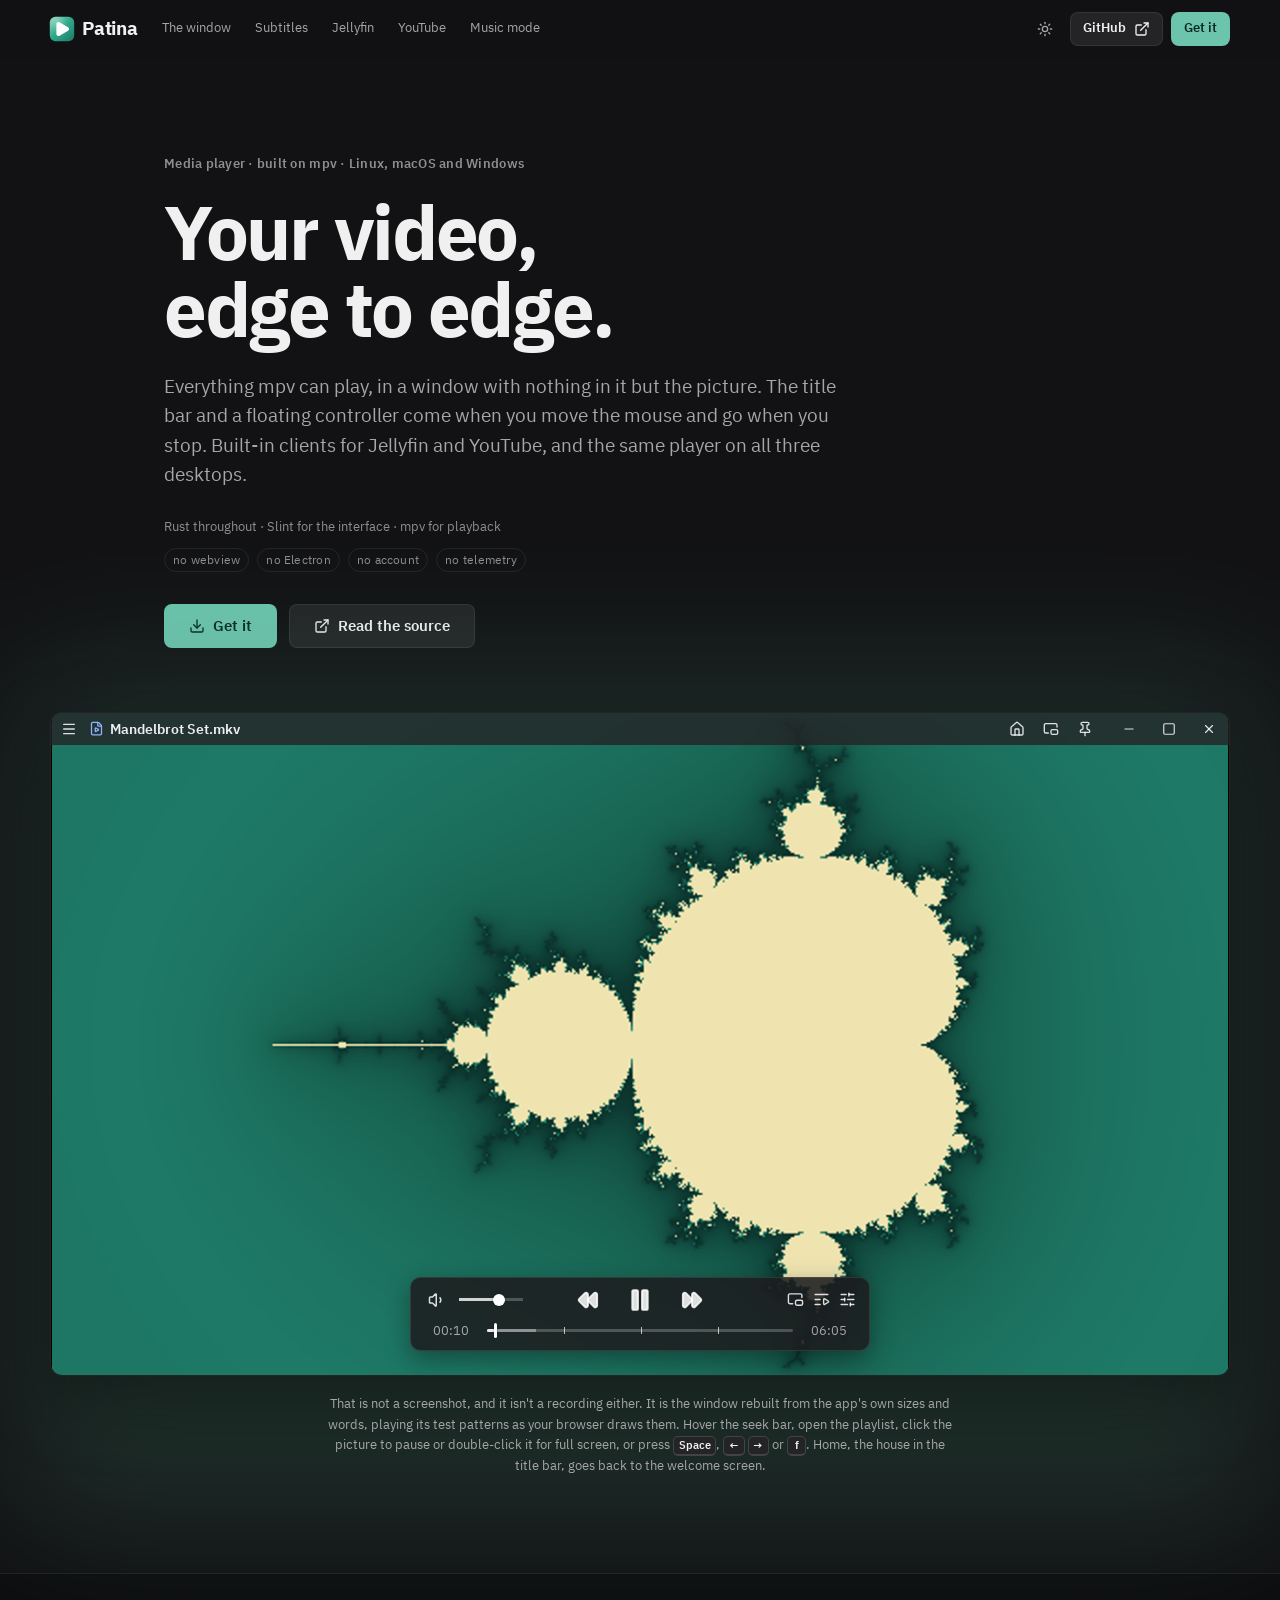
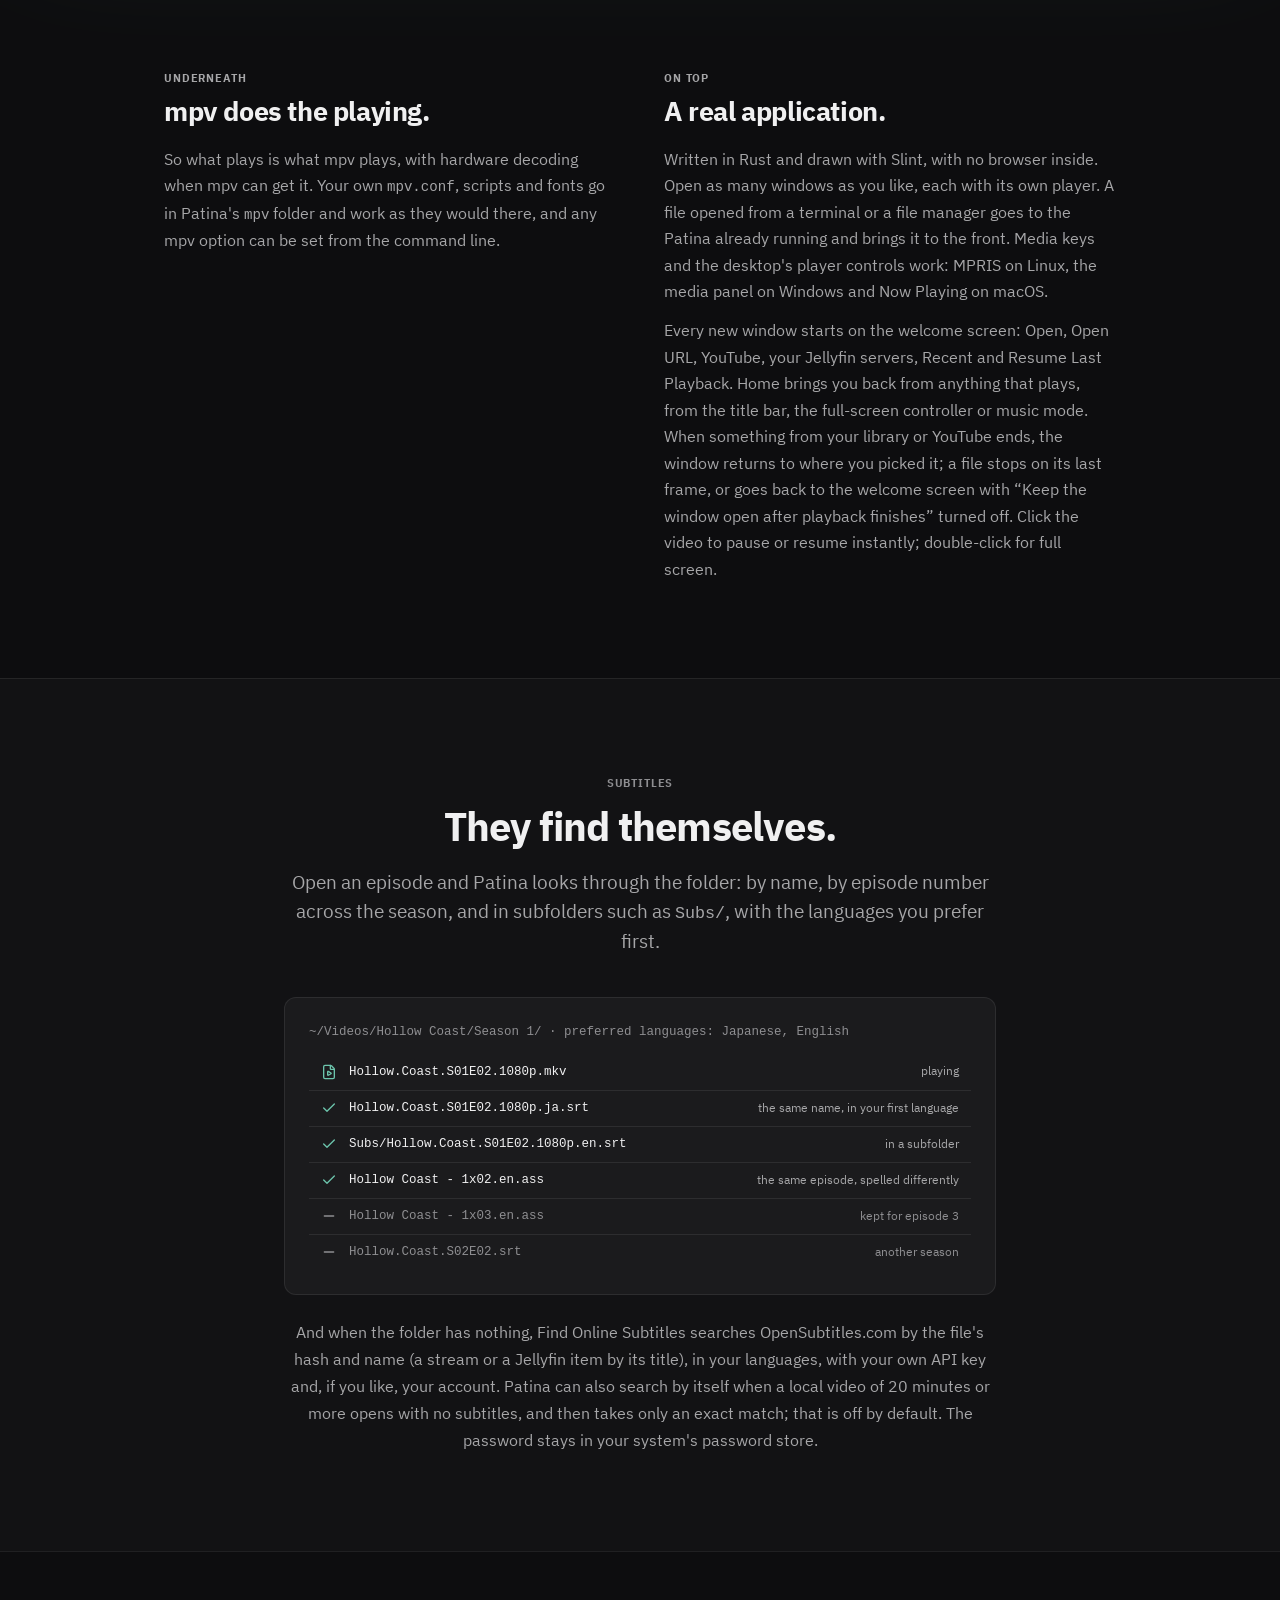
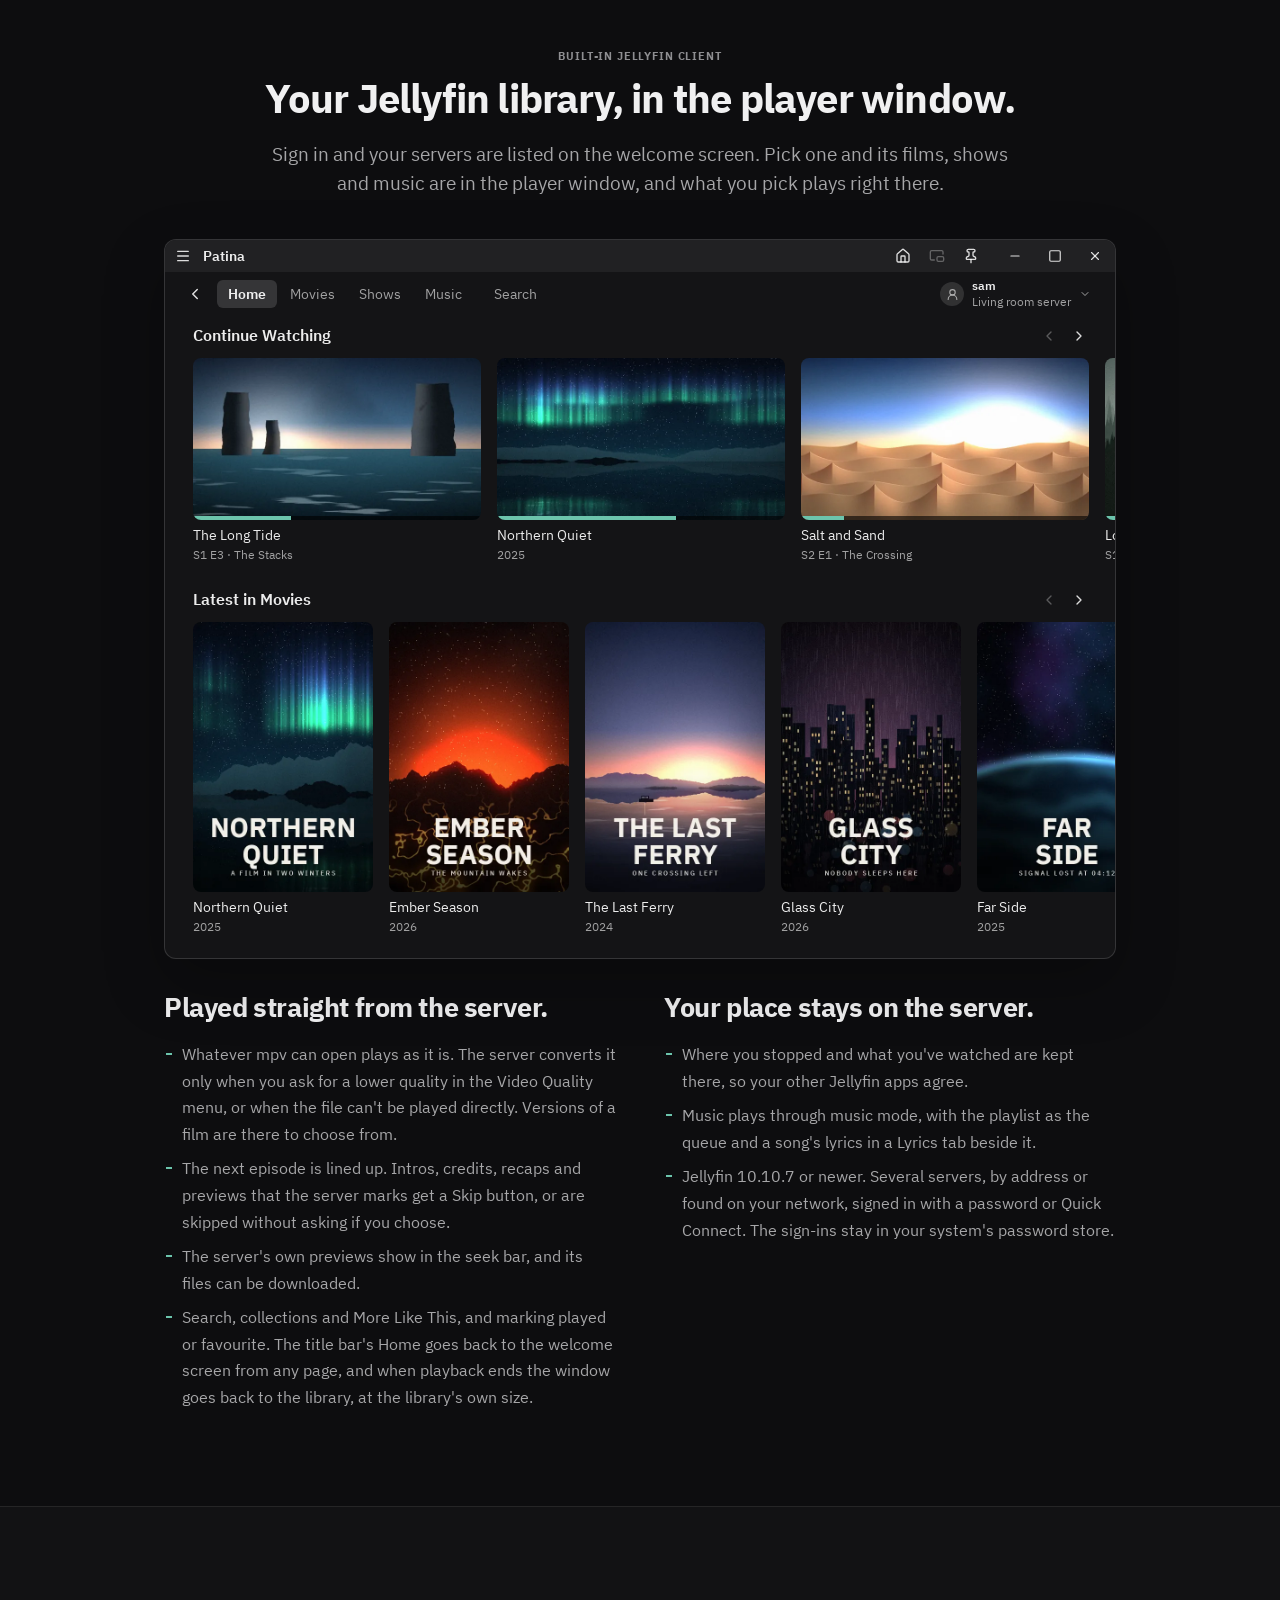
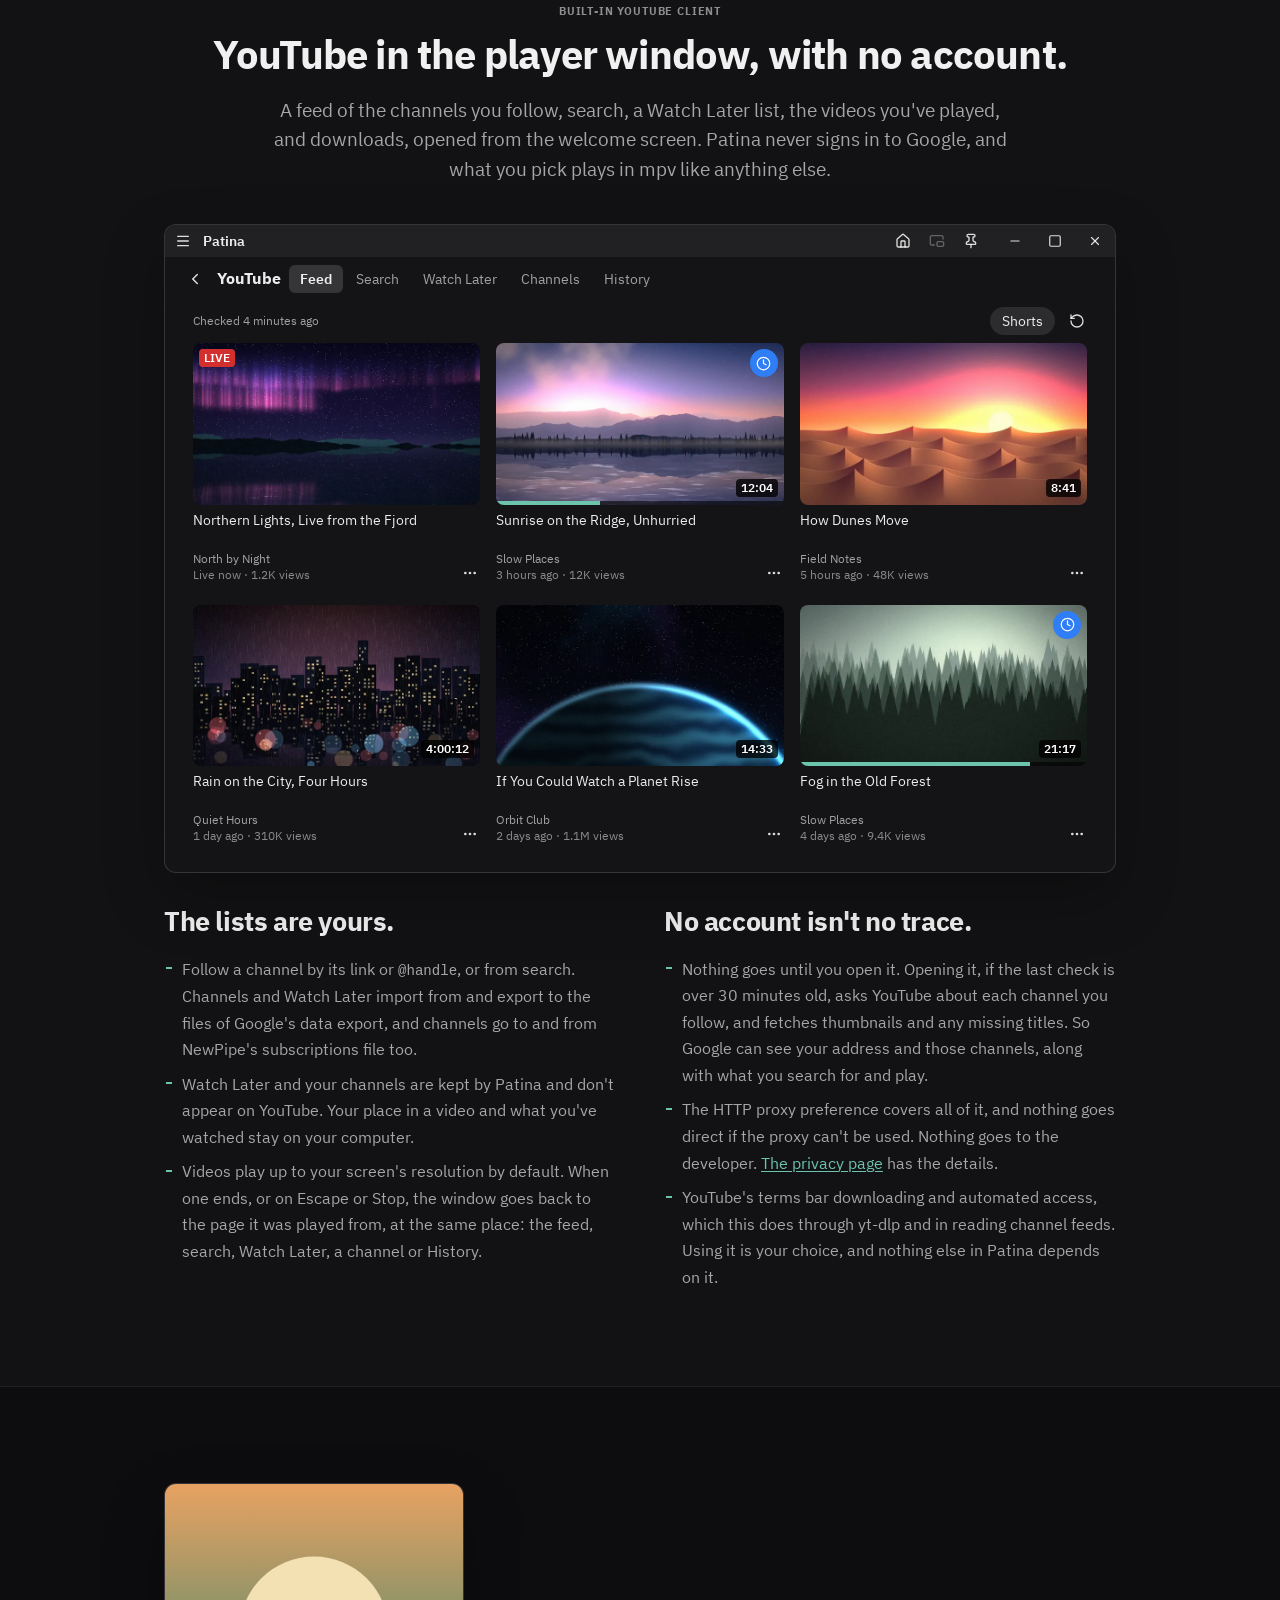
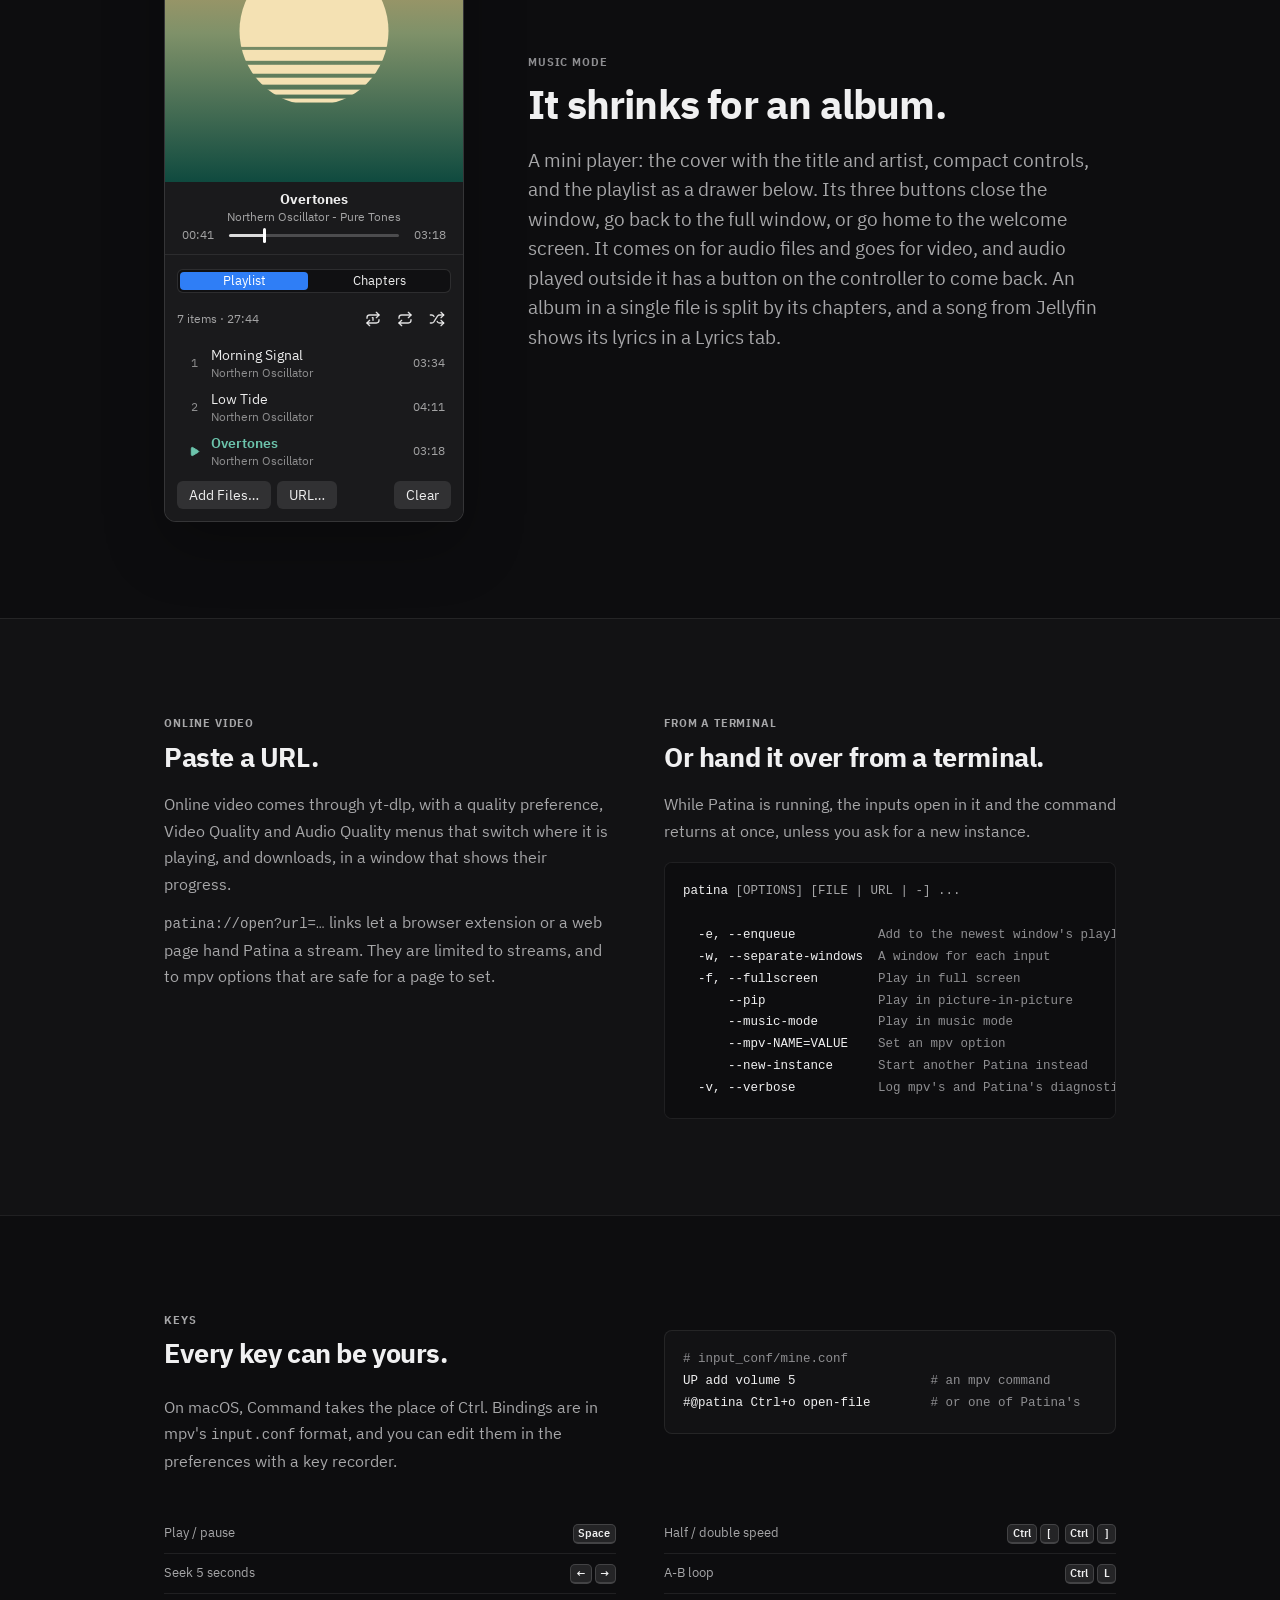
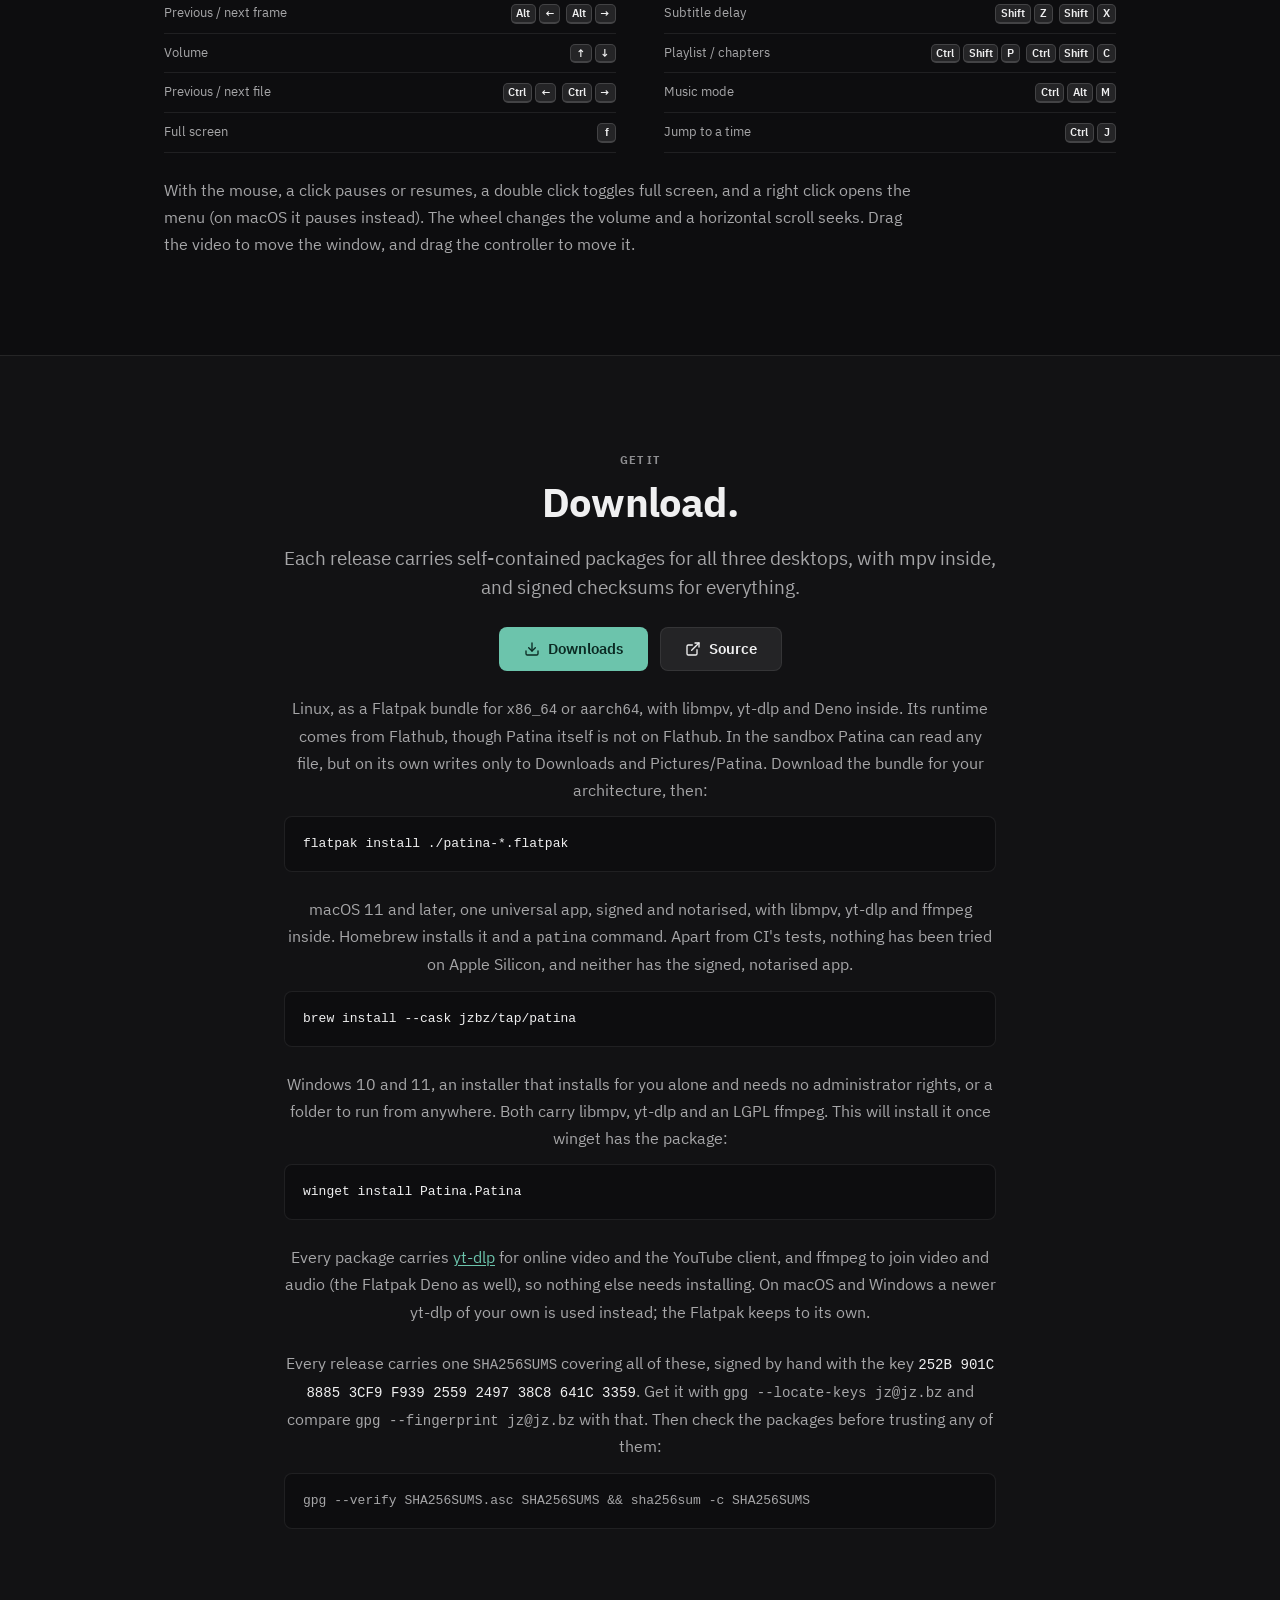
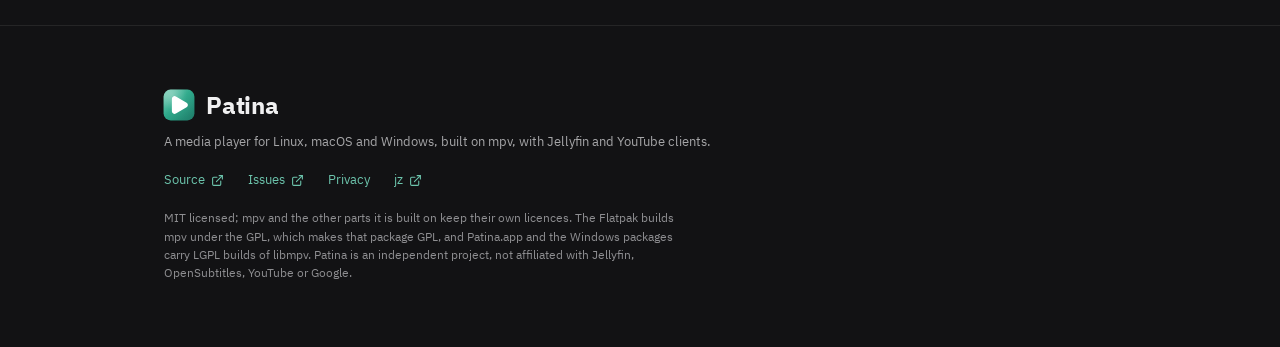
<file: index.html>
<!doctype html>
<html lang="en">
<head>
<meta charset="utf-8">
<meta name="viewport" content="width=device-width, initial-scale=1">
<title>Patina — a media player for Linux, macOS and Windows</title>
<meta name="description" content="A media player built on mpv: video edge to edge, a floating controller, subtitles that find themselves, and built-in clients for Jellyfin and YouTube. Linux, macOS and Windows.">
<meta name="color-scheme" content="dark light">
<link rel="icon" href="assets/images/icon.svg" type="image/svg+xml">
<link rel="icon" href="favicon.png" sizes="32x32">
<link rel="apple-touch-icon" href="assets/images/apple-touch-icon.png">
<link rel="canonical" href="https://patina.video/">

<meta name="theme-color" content="#121214">

<meta property="og:type" content="website">
<meta property="og:site_name" content="Patina">
<meta property="og:title" content="Patina — a media player for Linux, macOS and Windows">
<meta property="og:description" content="Built on mpv: video edge to edge, a floating controller, subtitles that find themselves, and built-in clients for Jellyfin and YouTube.">
<!-- Absolute on purpose: link scrapers fetch this without page context, so a
     relative path would resolve against nothing and the card would lose its
     image. The only two places the domain is written down. -->
<meta property="og:url" content="https://patina.video/">
<meta property="og:image" content="https://patina.video/assets/images/og.png">
<meta property="og:image:type" content="image/png">
<meta property="og:image:width" content="1200">
<meta property="og:image:height" content="630">
<meta property="og:image:alt" content="Patina — your video, edge to edge. A media player for Linux, macOS and Windows, built on mpv, with Jellyfin and YouTube clients, shown as a window playing a Mandelbrot set with a floating controller over it.">

<meta name="twitter:card" content="summary_large_image">
<meta name="twitter:image" content="https://patina.video/assets/images/og.png">
<meta name="twitter:image:alt" content="Patina — your video, edge to edge. A media player for Linux, macOS and Windows, built on mpv, with Jellyfin and YouTube clients, shown as a window playing a Mandelbrot set with a floating controller over it.">

<link rel="preload" href="assets/fonts/ibm-plex-sans-regular.woff2" as="font" type="font/woff2" crossorigin>
<link rel="preload" href="assets/fonts/ibm-plex-sans-bold.woff2" as="font" type="font/woff2" crossorigin>
<link rel="stylesheet" href="assets/style.css">

<!-- Without player.js there are no pictures to draw, so the window gets one that
     is already drawn. In a noscript, so that nobody else downloads it. -->
<noscript><style>.picture { background: #000 url("assets/images/poster.jpg") center / cover; }</style></noscript>

<!-- Stamp a stored choice of light before the first paint, so someone who has
     chosen it does not get a flash of the dark default first. Only light is
     ever stamped: dark is what the stylesheet already does, so a `dark` class
     would be a class with no rule behind it. -->
<script>
(function () {
    try {
        if (localStorage.getItem("patina-theme") === "light") {
            document.documentElement.classList.add("light");
        }
    } catch (e) {
        /* No storage available. The stylesheet's dark default stands. */
    }
}());
</script>
</head>
<body>

<!-- Lucide icons, ISC licensed, copied out of the app's own ui/icons directory
     under the app's own names, so the site and the app draw from one set. 24x24
     grid, 2px round-cap stroke, currentColor throughout. `external` is the one
     the app has no use for. -->
<svg class="sprite" aria-hidden="true" focusable="false" width="0" height="0">
  <defs>
    <symbol viewBox="0 0 24 24" id="i-menu"><path d="M4 5h16"/><path d="M4 12h16"/><path d="M4 19h16"/></symbol>
    <symbol viewBox="0 0 24 24" id="i-file-play"><path d="M6 22a2 2 0 0 1-2-2V4a2 2 0 0 1 2-2h8a2.4 2.4 0 0 1 1.704.706l3.588 3.588A2.4 2.4 0 0 1 20 8v12a2 2 0 0 1-2 2z"/><path d="M14 2v5a1 1 0 0 0 1 1h5"/><path d="M15.033 13.44a.647.647 0 0 1 0 1.12l-4.065 2.352a.645.645 0 0 1-.968-.56v-4.704a.645.645 0 0 1 .967-.56z"/></symbol>
    <symbol viewBox="0 0 24 24" id="i-picture-in-picture-2"><path d="M21 9V6a2 2 0 0 0-2-2H4a2 2 0 0 0-2 2v10c0 1.1.9 2 2 2h4"/><rect width="10" height="7" x="12" y="13" rx="2"/></symbol>
    <symbol viewBox="0 0 24 24" id="i-pin"><path d="M12 17v5"/><path d="M9 10.76a2 2 0 0 1-1.11 1.79l-1.78.9A2 2 0 0 0 5 15.24V16a1 1 0 0 0 1 1h12a1 1 0 0 0 1-1v-.76a2 2 0 0 0-1.11-1.79l-1.78-.9A2 2 0 0 1 15 10.76V7a1 1 0 0 1 1-1 2 2 0 0 0 0-4H8a2 2 0 0 0 0 4 1 1 0 0 1 1 1z"/></symbol>
    <symbol viewBox="0 0 24 24" id="i-minus"><path d="M5 12h14"/></symbol>
    <symbol viewBox="0 0 24 24" id="i-square"><rect width="18" height="18" x="3" y="3" rx="2"/></symbol>
    <symbol viewBox="0 0 24 24" id="i-x"><path d="M18 6 6 18"/><path d="m6 6 12 12"/></symbol>
    <symbol viewBox="0 0 24 24" id="i-volume-2"><path d="M11 4.702a.705.705 0 0 0-1.203-.498L6.413 7.587A1.4 1.4 0 0 1 5.416 8H3a1 1 0 0 0-1 1v6a1 1 0 0 0 1 1h2.416a1.4 1.4 0 0 1 .997.413l3.383 3.384A.705.705 0 0 0 11 19.298z"/><path d="M16 9a5 5 0 0 1 0 6"/><path d="M19.364 18.364a9 9 0 0 0 0-12.728"/></symbol>
    <symbol viewBox="0 0 24 24" id="i-volume-1"><path d="M11 4.702a.705.705 0 0 0-1.203-.498L6.413 7.587A1.4 1.4 0 0 1 5.416 8H3a1 1 0 0 0-1 1v6a1 1 0 0 0 1 1h2.416a1.4 1.4 0 0 1 .997.413l3.383 3.384A.705.705 0 0 0 11 19.298z"/><path d="M16 9a5 5 0 0 1 0 6"/></symbol>
    <symbol viewBox="0 0 24 24" id="i-volume"><path d="M11 4.702a.705.705 0 0 0-1.203-.498L6.413 7.587A1.4 1.4 0 0 1 5.416 8H3a1 1 0 0 0-1 1v6a1 1 0 0 0 1 1h2.416a1.4 1.4 0 0 1 .997.413l3.383 3.384A.705.705 0 0 0 11 19.298z"/></symbol>
    <symbol viewBox="0 0 24 24" id="i-volume-x"><path d="M11 4.702a.7.7 0 0 0-1.203-.498L6.413 7.587A1.4 1.4 0 0 1 5.416 8H3a1 1 0 0 0-1 1v6a1 1 0 0 0 1 1h2.416a1.4 1.4 0 0 1 .997.413l3.383 3.384A.7.7 0 0 0 11 19.298z"/><path d="m16.5 14.5 5-5"/><path d="m16.5 9.5 5 5"/></symbol>
    <symbol viewBox="0 0 24 24" id="i-rewind"><path d="M12 6a2 2 0 0 0-3.414-1.414l-6 6a2 2 0 0 0 0 2.828l6 6A2 2 0 0 0 12 18z"/><path d="M22 6a2 2 0 0 0-3.414-1.414l-6 6a2 2 0 0 0 0 2.828l6 6A2 2 0 0 0 22 18z"/></symbol>
    <symbol viewBox="0 0 24 24" id="i-fast-forward"><path d="M12 6a2 2 0 0 1 3.414-1.414l6 6a2 2 0 0 1 0 2.828l-6 6A2 2 0 0 1 12 18z"/><path d="M2 6a2 2 0 0 1 3.414-1.414l6 6a2 2 0 0 1 0 2.828l-6 6A2 2 0 0 1 2 18z"/></symbol>
    <symbol viewBox="0 0 24 24" id="i-play"><path d="M5 5a2 2 0 0 1 3.008-1.728l11.997 6.998a2 2 0 0 1 .003 3.458l-12 7A2 2 0 0 1 5 19z"/></symbol>
    <symbol viewBox="0 0 24 24" id="i-pause"><rect x="14" y="3" width="5" height="18" rx="1"/><rect x="5" y="3" width="5" height="18" rx="1"/></symbol>
    <symbol viewBox="0 0 24 24" id="i-list-video"><path d="M21 5H3"/><path d="M10 12H3"/><path d="M10 19H3"/><path d="M15 12.003a1 1 0 0 1 1.517-.859l4.997 2.997a1 1 0 0 1 0 1.718l-4.997 2.997a1 1 0 0 1-1.517-.86z"/></symbol>
    <symbol viewBox="0 0 24 24" id="i-sliders-horizontal"><path d="M10 5H3"/><path d="M12 19H3"/><path d="M14 3v4"/><path d="M16 17v4"/><path d="M21 12h-9"/><path d="M21 19h-5"/><path d="M21 5h-7"/><path d="M8 10v4"/><path d="M8 12H3"/></symbol>
    <symbol viewBox="0 0 24 24" id="i-skip-back"><path d="M17.971 4.285A2 2 0 0 1 21 6v12a2 2 0 0 1-3.029 1.715l-9.997-5.998a2 2 0 0 1-.003-3.432z"/><path d="M3 20V4"/></symbol>
    <symbol viewBox="0 0 24 24" id="i-skip-forward"><path d="M21 4v16"/><path d="M6.029 4.285A2 2 0 0 0 3 6v12a2 2 0 0 0 3.029 1.715l9.997-5.998a2 2 0 0 0 .003-3.432z"/></symbol>
    <symbol viewBox="0 0 24 24" id="i-plus"><path d="M5 12h14"/><path d="M12 5v14"/></symbol>
    <symbol viewBox="0 0 24 24" id="i-link"><path d="M10 13a5 5 0 0 0 7.54.54l3-3a5 5 0 0 0-7.07-7.07l-1.72 1.71"/><path d="M14 11a5 5 0 0 0-7.54-.54l-3 3a5 5 0 0 0 7.07 7.07l1.71-1.71"/></symbol>
    <symbol viewBox="0 0 24 24" id="i-trash-2"><path d="M10 11v6"/><path d="M14 11v6"/><path d="M19 6v14a2 2 0 0 1-2 2H7a2 2 0 0 1-2-2V6"/><path d="M3 6h18"/><path d="M8 6V4a2 2 0 0 1 2-2h4a2 2 0 0 1 2 2v2"/></symbol>
    <symbol viewBox="0 0 24 24" id="i-repeat"><path d="m17 2 4 4-4 4"/><path d="M3 11v-1a4 4 0 0 1 4-4h14"/><path d="m7 22-4-4 4-4"/><path d="M21 13v1a4 4 0 0 1-4 4H3"/></symbol>
    <symbol viewBox="0 0 24 24" id="i-repeat-1"><path d="m17 2 4 4-4 4"/><path d="M3 11v-1a4 4 0 0 1 4-4h14"/><path d="m7 22-4-4 4-4"/><path d="M21 13v1a4 4 0 0 1-4 4H3"/><path d="M11 10h1v4"/></symbol>
    <symbol viewBox="0 0 24 24" id="i-shuffle"><path d="m18 14 4 4-4 4"/><path d="m18 2 4 4-4 4"/><path d="M2 18h1.973a4 4 0 0 0 3.3-1.7l5.454-8.6a4 4 0 0 1 3.3-1.7H22"/><path d="M2 6h1.972a4 4 0 0 1 3.6 2.2"/><path d="M22 18h-6.041a4 4 0 0 1-3.3-1.8l-.359-.45"/></symbol>
    <symbol viewBox="0 0 24 24" id="i-server"><rect width="20" height="8" x="2" y="2" rx="2" ry="2"/><rect width="20" height="8" x="2" y="14" rx="2" ry="2"/><line x1="6" x2="6.01" y1="6" y2="6"/><line x1="6" x2="6.01" y1="18" y2="18"/></symbol>
    <symbol viewBox="0 0 24 24" id="i-check"><path d="M20 6 9 17l-5-5"/></symbol>
    <symbol viewBox="0 0 24 24" id="i-folder"><path d="M20 20a2 2 0 0 0 2-2V8a2 2 0 0 0-2-2h-7.9a2 2 0 0 1-1.69-.9L9.6 3.9A2 2 0 0 0 7.93 3H4a2 2 0 0 0-2 2v13a2 2 0 0 0 2 2Z"/></symbol>
    <symbol viewBox="0 0 24 24" id="i-film"><rect width="18" height="18" x="3" y="3" rx="2"/><path d="M7 3v18"/><path d="M3 7.5h4"/><path d="M3 12h18"/><path d="M3 16.5h4"/><path d="M17 3v18"/><path d="M17 7.5h4"/><path d="M17 16.5h4"/></symbol>
    <symbol viewBox="0 0 24 24" id="i-download"><path d="M12 15V3"/><path d="M21 15v4a2 2 0 0 1-2 2H5a2 2 0 0 1-2-2v-4"/><path d="m7 10 5 5 5-5"/></symbol>
    <symbol viewBox="0 0 24 24" id="i-rotate-ccw"><path d="M3 12a9 9 0 1 0 9-9 9.75 9.75 0 0 0-6.74 2.74L3 8"/><path d="M3 3v5h5"/></symbol>
    <symbol viewBox="0 0 24 24" id="i-chevron-left"><path d="m15 18-6-6 6-6"/></symbol>
    <symbol viewBox="0 0 24 24" id="i-external"><path d="M15 3h6v6"/><path d="M10 14 21 3"/><path d="M18 13v6a2 2 0 0 1-2 2H5a2 2 0 0 1-2-2V8a2 2 0 0 1 2-2h6"/></symbol>
    <symbol viewBox="0 0 24 24" id="i-copy"><rect width="14" height="14" x="8" y="8" rx="2" ry="2"/><path d="M4 16c-1.1 0-2-.9-2-2V4c0-1.1.9-2 2-2h10c1.1 0 2 .9 2 2"/></symbol>
    <symbol viewBox="0 0 24 24" id="i-house"><path d="M15 21v-8a1 1 0 0 0-1-1h-4a1 1 0 0 0-1 1v8"/><path d="M3 10a2 2 0 0 1 .709-1.528l7-6a2 2 0 0 1 2.582 0l7 6A2 2 0 0 1 21 10v9a2 2 0 0 1-2 2H5a2 2 0 0 1-2-2z"/></symbol>
    <symbol viewBox="0 0 24 24" id="i-circle-x"><circle cx="12" cy="12" r="10"/><path d="m15 9-6 6"/><path d="m9 9 6 6"/></symbol>
    <symbol viewBox="0 0 24 24" id="i-undo-2"><path d="M9 14 4 9l5-5"/><path d="M4 9h10.5a5.5 5.5 0 0 1 5.5 5.5a5.5 5.5 0 0 1-5.5 5.5H11"/></symbol>
    <symbol viewBox="0 0 24 24" id="i-list-music"><path d="M16 5H3"/><path d="M11 12H3"/><path d="M11 19H3"/><path d="M21 16V5"/><circle cx="18" cy="16" r="3"/></symbol>
    <symbol viewBox="0 0 24 24" id="i-image"><rect width="18" height="18" x="3" y="3" rx="2" ry="2"/><circle cx="9" cy="9" r="2"/><path d="m21 15-3.086-3.086a2 2 0 0 0-2.828 0L6 21"/></symbol>
    <symbol viewBox="0 0 24 24" id="i-ellipsis"><circle cx="12" cy="12" r="1"/><circle cx="19" cy="12" r="1"/><circle cx="5" cy="12" r="1"/></symbol>
    <symbol viewBox="0 0 24 24" id="i-clock"><circle cx="12" cy="12" r="10"/><path d="M12 6v6l4 2"/></symbol>
    <symbol viewBox="0 0 24 24" id="i-chevron-right"><path d="m9 18 6-6-6-6"/></symbol>
    <symbol viewBox="0 0 24 24" id="i-chevron-down"><path d="m6 9 6 6 6-6"/></symbol>
    <symbol viewBox="0 0 24 24" id="i-user-round"><circle cx="12" cy="8" r="5"/><path d="M20 21a8 8 0 0 0-16 0"/></symbol>
    <symbol viewBox="0 0 24 24" id="i-folder-open"><path d="m6 14 1.5-2.9A2 2 0 0 1 9.24 10H20a2 2 0 0 1 1.94 2.5l-1.54 6a2 2 0 0 1-1.95 1.5H4a2 2 0 0 1-2-2V5a2 2 0 0 1 2-2h3.9a2 2 0 0 1 1.69.9l.81 1.2a2 2 0 0 0 1.67.9H18a2 2 0 0 1 2 2v2"/></symbol>
  </defs>
  <!-- The Gamma slider. CSS has a filter for the other four. -->
  <filter id="gamma" color-interpolation-filters="sRGB">
    <feComponentTransfer>
      <feFuncR id="gammaR" type="gamma" exponent="1"/>
      <feFuncG id="gammaG" type="gamma" exponent="1"/>
      <feFuncB id="gammaB" type="gamma" exponent="1"/>
    </feComponentTransfer>
  </filter>
</svg>

<a class="skip" href="#main">Skip to content</a>

<p class="visually-hidden" id="copy-status" role="status"></p>

<header class="site-head" id="siteHead">
  <div class="head-inner">
    <a class="brand" href="/" aria-label="Patina, home">
      <img class="brand-icon" src="assets/images/icon.svg" alt="" width="30" height="30">
      <span class="brand-word">Patina</span>
    </a>

    <nav class="head-nav" aria-label="Sections">
      <a href="#window">The window</a>
      <a href="#subtitles">Subtitles</a>
      <a href="#jellyfin">Jellyfin</a>
      <a href="#youtube">YouTube</a>
      <a href="#music">Music mode</a>
    </nav>

    <div class="head-actions">
      <button class="btn btn-ghost btn-icon" id="theme-toggle" type="button" hidden
              aria-pressed="false" aria-label="Dark theme">
        <svg class="ico ico-sun" aria-hidden="true" viewBox="0 0 24 24"><circle cx="12" cy="12" r="4"/><path d="M12 2v2"/><path d="M12 20v2"/><path d="m4.93 4.93 1.41 1.41"/><path d="m17.66 17.66 1.41 1.41"/><path d="M2 12h2"/><path d="M20 12h2"/><path d="m6.34 17.66-1.41 1.41"/><path d="m19.07 4.93-1.41 1.41"/></svg>
        <svg class="ico ico-moon" aria-hidden="true" viewBox="0 0 24 24"><path d="M12 3a6 6 0 0 0 9 9 9 9 0 1 1-9-9Z"/></svg>
      </button>
      <a class="btn" href="https://github.com/jzbz/patina">
        GitHub<svg class="ico" aria-hidden="true"><use href="#i-external"/></svg>
      </a>
      <a class="btn btn-primary" href="#get">Get it</a>
    </div>
  </div>
</header>

<main id="main" tabindex="-1">

<!-- ------------------------------------------------------------- hero -->
<section class="hero" id="top">
  <div class="wrap">
    <p class="eyebrow">Media player &middot; built on mpv &middot; Linux, macOS and Windows</p>
    <h1 class="hero-h1">Your video,<br>edge to edge.</h1>
    <p class="hero-deck">
      Everything mpv can play, in a window with nothing in it but the picture.
      The title bar and a floating controller come when you move the mouse and
      go when you stop. Built-in clients for Jellyfin and YouTube, and the same
      player on all three desktops.
    </p>
    <p class="hero-stack">Rust throughout &middot; Slint for the interface &middot; mpv for playback</p>
    <p class="negations"><span>no webview</span><span>no Electron</span><span>no account</span><span>no telemetry</span></p>
    <div class="hero-actions">
      <a class="btn btn-primary btn-lg" href="#get">
        <svg class="ico" aria-hidden="true"><use href="#i-download"/></svg>Get it
      </a>
      <a class="btn btn-lg" href="https://github.com/jzbz/patina">
        <svg class="ico" aria-hidden="true"><use href="#i-external"/></svg>Read the source
      </a>
    </div>
  </div>
</section>

<!-- ----------------------------------------------------------- window -->
<!-- Rebuilt from the app's own geometry and wording, not a screenshot. See
     player.js for what it does and style.css for where the sizes come from. The
     test patterns are the ones in the app's screenshots, drawn here as they
     play. Its controls are real ones; the title bar's menu, pin and window
     buttons are furniture, and are not focusable. -->
<section class="window-section" id="window">
  <div class="wrap-wide">
    <h2 class="visually-hidden">The window</h2>
    <figure class="stage" id="stage">
      <div class="stage-glow" aria-hidden="true"></div>

      <div class="player-slot" id="playerSlot">
        <div class="pip-note" id="pipNote" hidden>
          <span>This video is playing in picture-in-picture.</span>
          <button class="btn" id="pipReturn" type="button">Put it back</button>
        </div>

        <div class="player" id="player" tabindex="0" role="group"
             aria-label="Patina's player window, working. While it has focus, its keys work: Space to pause, the arrows to seek and change the volume.">

          <div class="picture" id="picture"><canvas id="video" aria-hidden="true"></canvas></div>
          <div class="subs" id="subs"></div>

          <!-- The welcome screen, which Home comes back to, from
               ui/welcome.slint. Open, Open URL, YouTube and the
               server are furniture; Resume and Recent play. -->
          <div class="welcome" id="welcome" hidden>
            <div class="wel-column">
              <img class="wel-icon" src="assets/images/icon.svg" alt="" width="83" height="83">
              <p class="wel-name">Patina</p>
              <p class="wel-version">Version 0.1.0</p>
              <div class="wel-actions">
                <button class="wel-action" id="welResume" type="button">
                  <svg class="ico ico-fill" aria-hidden="true"><use href="#i-play"/></svg>
                  <span><b>Resume Last Playback</b><i id="welResumeTitle">Mandelbrot Set.mkv</i></span>
                </button>
                <span class="wel-action"><svg class="ico" aria-hidden="true"><use href="#i-folder-open"/></svg><span><b>Open&hellip;</b><i>Files or a folder</i></span></span>
                <span class="wel-action"><svg class="ico" aria-hidden="true"><use href="#i-link"/></svg><span><b>Open URL&hellip;</b><i>Streams and online video</i></span></span>
                <span class="wel-action"><svg class="ico" aria-hidden="true"><use href="#i-list-video"/></svg><span><b>YouTube</b><i>Your channels, search and Watch Later</i></span></span>
                <span class="wel-action"><svg class="ico" aria-hidden="true"><use href="#i-server"/></svg><span><b>Living room server</b><i>sam</i></span></span>
                <span class="wel-action"><svg class="ico" aria-hidden="true"><use href="#i-plus"/></svg><span><b>Add Server&hellip;</b><i>Browse another Jellyfin server</i></span></span>
              </div>
            </div>
            <div class="wel-recent">
              <div class="wel-recent-head">
                <span>Recent</span>
                <span class="ib" title="Clear Recent…"><svg class="ico" aria-hidden="true"><use href="#i-trash-2"/></svg></span>
              </div>
              <div class="wel-recent-rows" id="recentRows"></div>
            </div>
          </div>

          <div class="titlebar fades">
            <span class="ib"><svg class="ico" aria-hidden="true"><use href="#i-menu"/></svg></span>
            <svg class="ico tb-icon" aria-hidden="true"><use href="#i-file-play"/></svg>
            <span class="tb-title" id="tbTitle">Mandelbrot Set.mkv</span>
            <button class="ib" id="tbHome" type="button" title="Welcome Screen" aria-label="Welcome Screen"><svg class="ico" aria-hidden="true"><use href="#i-house"/></svg></button>
            <button class="ib" id="tbPip" type="button" title="Picture in Picture" aria-label="Picture in Picture"><svg class="ico" aria-hidden="true"><use href="#i-picture-in-picture-2"/></svg></button>
            <span class="ib"><svg class="ico" aria-hidden="true"><use href="#i-pin"/></svg></span>
            <span class="tb-win" aria-hidden="true">
              <span><svg class="ico"><use href="#i-minus"/></svg></span>
              <span><svg class="ico"><use href="#i-square"/></svg></span>
              <span><svg class="ico"><use href="#i-x"/></svg></span>
            </span>
          </div>

          <div class="osd" id="osd" aria-hidden="true">
            <span class="osd-text" id="osdText"></span>
            <span class="note-line" id="osdDetail" hidden></span>
            <span class="osd-bar" id="osdBar" hidden><i></i></span>
          </div>

          <div class="osc fades" id="osc">
            <button class="ib" id="mute" type="button" title="Mute" aria-label="Mute"><svg class="ico" aria-hidden="true"><use id="muteIcon" href="#i-volume-1"/></svg></button>
            <input class="slider" id="volume" type="range" min="0" max="100" step="1" value="62" aria-label="Volume">

            <div class="osc-transport">
              <button class="ib" id="oscLeft" type="button" title="Slow down" aria-label="Slow down"><svg class="ico ico-fill" aria-hidden="true"><use href="#i-rewind"/></svg></button>
              <button class="ib" id="oscPlay" type="button" title="Pause" aria-label="Pause">
                <svg class="ico ico-fill ico-pause" aria-hidden="true"><use href="#i-pause"/></svg>
                <svg class="ico ico-fill ico-play" aria-hidden="true"><use href="#i-play"/></svg>
              </button>
              <button class="ib" id="oscRight" type="button" title="Speed up" aria-label="Speed up"><svg class="ico ico-fill" aria-hidden="true"><use href="#i-fast-forward"/></svg></button>
              <span class="osc-speed" id="oscSpeed" hidden></span>
            </div>

            <div class="osc-tools">
              <button class="ib home-tool" id="toolHome" type="button" title="Welcome Screen" aria-label="Welcome Screen"><svg class="ico" aria-hidden="true"><use href="#i-house"/></svg></button>
              <button class="ib pip-tool" id="toolPip" type="button" title="Picture in Picture" aria-label="Picture in Picture"><svg class="ico" aria-hidden="true"><use href="#i-picture-in-picture-2"/></svg></button>
              <button class="ib" id="toolPlaylist" type="button" title="Playlist" aria-label="Playlist" aria-pressed="false"><svg class="ico" aria-hidden="true"><use href="#i-list-video"/></svg></button>
              <button class="ib" id="toolSettings" type="button" title="Quick Settings" aria-label="Quick Settings" aria-pressed="false"><svg class="ico" aria-hidden="true"><use href="#i-sliders-horizontal"/></svg></button>
            </div>

            <span class="osc-time" id="oscNow">00:08</span>
            <div class="seek" id="seek" role="slider" tabindex="0" aria-label="Playback position"
                 aria-valuemin="0" aria-valuemax="365" aria-valuenow="8">
              <span class="seek-track">
                <span class="seek-cache" id="seekCache"></span>
                <span class="seek-fill" id="seekFill"></span>
                <span class="seek-ab" id="seekAb" hidden></span>
              </span>
              <span class="seek-knob" id="seekKnob"></span>
            </div>
            <button class="osc-time" id="oscEnd" type="button" title="Show the time remaining" aria-label="Show the time remaining">06:05</button>
          </div>

          <div class="preview" id="preview" hidden>
            <canvas id="previewCanvas" aria-hidden="true"></canvas>
            <span class="preview-time" id="previewTime"></span>
            <span class="preview-chapter" id="previewChapter"></span>
          </div>

          <aside class="sidebar" id="sidebar" hidden>
            <div class="side-head">
              <div class="segmented" id="sideTabs"></div>
              <button class="ib" id="sideClose" type="button" title="Close" aria-label="Close the sidebar"><svg class="ico" aria-hidden="true"><use href="#i-x"/></svg></button>
            </div>

            <div class="side-panel" id="panel-playlist">
              <div class="pl-head">
                <span class="pl-count">7 items &middot; 31:40</span>
                <button class="ib" id="loopFile" type="button" title="Loop File" aria-label="Loop File"><svg class="ico" aria-hidden="true"><use href="#i-repeat-1"/></svg></button>
                <button class="ib" id="loopList" type="button" title="Loop Playlist" aria-label="Loop Playlist"><svg class="ico" aria-hidden="true"><use href="#i-repeat"/></svg></button>
                <button class="ib" id="shuffle" type="button" title="Shuffle" aria-label="Shuffle"><svg class="ico" aria-hidden="true"><use href="#i-shuffle"/></svg></button>
              </div>
              <div class="side-scroll" id="rows"></div>
              <div class="side-foot" aria-hidden="true">
                <span class="side-btn"><svg class="ico"><use href="#i-plus"/></svg>Add Files&hellip;</span>
                <span class="side-btn"><svg class="ico"><use href="#i-link"/></svg>URL&hellip;</span>
                <span class="side-btn"><svg class="ico"><use href="#i-trash-2"/></svg>Clear</span>
              </div>
            </div>

            <div class="side-panel" id="panel-chapters" hidden>
              <div class="side-scroll" id="chapters"></div>
            </div>

            <!-- The panels as ui/sidebar.slint lays them out: capitals over a
                 section, rules between some, and ValueSlider's label, value
                 and reset over a full-width slider. -->
            <div class="side-panel" id="panel-video" hidden>
              <div class="side-scroll">
                <div class="group">
                  <p class="group-title">ASPECT RATIO</p>
                  <div class="segmented" id="aspectChoices"></div>
                </div>
                <div class="group">
                  <p class="group-title">CROP</p>
                  <div class="segmented" id="cropChoices"></div>
                </div>
                <div class="group">
                  <p class="group-title">ROTATION</p>
                  <div class="segmented" id="rotationChoices"></div>
                  <label class="line"><span>Flip vertically</span><input class="toggle" id="flip" type="checkbox"></label>
                  <label class="line"><span>Mirror horizontally</span><input class="toggle" id="mirror" type="checkbox"></label>
                </div>
                <hr class="divider">
                <div class="group vs">
                  <div class="vs-head"><label for="speedRange">Speed</label><span class="vs-read" id="speedRangeRead"></span><button class="ib vs-reset" id="speedRangeReset" type="button" title="Reset speed" aria-label="Reset speed"><svg class="ico" aria-hidden="true"><use href="#i-rotate-ccw"/></svg></button></div>
                  <span class="vs-track"><input class="slider" id="speedRange" type="range" min="-2" max="4" step="0.05" value="0"></span>
                  <span class="vs-ticks" aria-hidden="true"><span>0.25×</span><span>1×</span><span>4×</span><span>16×</span></span>
                </div>
                <hr class="divider">
                <div class="group">
                  <label class="line"><span>Deinterlace</span><input class="toggle" id="deinterlace" type="checkbox"></label>
                  <label class="line"><span>Hardware decoding</span><input class="toggle" id="hwdec" type="checkbox" checked></label>
                  <p class="note-line">Decoder: your browser, drawing every frame</p>
                </div>
                <hr class="divider">
                <div class="group">
                  <p class="group-title">COLOR</p>
                  <div class="vs">
                    <div class="vs-head"><label for="brightness">Brightness</label><span class="vs-read" id="brightnessRead"></span><button class="ib vs-reset" id="brightnessReset" type="button" title="Reset Brightness" aria-label="Reset Brightness"><svg class="ico" aria-hidden="true"><use href="#i-rotate-ccw"/></svg></button></div>
                    <span class="vs-track is-centered"><input class="slider" id="brightness" type="range" min="-100" max="100" step="1" value="0"></span>
                  </div>
                  <div class="vs">
                    <div class="vs-head"><label for="contrast">Contrast</label><span class="vs-read" id="contrastRead"></span><button class="ib vs-reset" id="contrastReset" type="button" title="Reset Contrast" aria-label="Reset Contrast"><svg class="ico" aria-hidden="true"><use href="#i-rotate-ccw"/></svg></button></div>
                    <span class="vs-track is-centered"><input class="slider" id="contrast" type="range" min="-100" max="100" step="1" value="0"></span>
                  </div>
                  <div class="vs">
                    <div class="vs-head"><label for="saturation">Saturation</label><span class="vs-read" id="saturationRead"></span><button class="ib vs-reset" id="saturationReset" type="button" title="Reset Saturation" aria-label="Reset Saturation"><svg class="ico" aria-hidden="true"><use href="#i-rotate-ccw"/></svg></button></div>
                    <span class="vs-track is-centered"><input class="slider" id="saturation" type="range" min="-100" max="100" step="1" value="0"></span>
                  </div>
                  <div class="vs">
                    <div class="vs-head"><label for="gamma-range">Gamma</label><span class="vs-read" id="gamma-rangeRead"></span><button class="ib vs-reset" id="gamma-rangeReset" type="button" title="Reset Gamma" aria-label="Reset Gamma"><svg class="ico" aria-hidden="true"><use href="#i-rotate-ccw"/></svg></button></div>
                    <span class="vs-track is-centered"><input class="slider" id="gamma-range" type="range" min="-100" max="100" step="1" value="0"></span>
                  </div>
                  <div class="vs">
                    <div class="vs-head"><label for="hue">Hue</label><span class="vs-read" id="hueRead"></span><button class="ib vs-reset" id="hueReset" type="button" title="Reset Hue" aria-label="Reset Hue"><svg class="ico" aria-hidden="true"><use href="#i-rotate-ccw"/></svg></button></div>
                    <span class="vs-track is-centered"><input class="slider" id="hue" type="range" min="-100" max="100" step="1" value="0"></span>
                  </div>
                </div>
              </div>
            </div>

            <div class="side-panel" id="panel-audio" hidden>
              <div class="side-scroll">
                <div class="group">
                  <p class="group-title">AUDIO TRACK</p>
                  <div class="choice is-on"><svg class="ico" aria-hidden="true"><use href="#i-check"/></svg><span>None. This page is silent.</span></div>
                  <span class="side-btn is-off" aria-hidden="true">Load External Audio&hellip;</span>
                </div>
                <hr class="divider">
                <div class="vs">
                  <div class="vs-head"><label for="audioDelay">Audio delay</label><span class="vs-read" id="audioDelayRead"></span><button class="ib vs-reset" id="audioDelayReset" type="button" title="Reset Audio delay" aria-label="Reset Audio delay"><svg class="ico" aria-hidden="true"><use href="#i-rotate-ccw"/></svg></button></div>
                  <span class="vs-track is-centered"><input class="slider" id="audioDelay" type="range" min="-5" max="5" step="0.05" value="0"></span>
                </div>
                <hr class="divider">
                <div class="group">
                  <p class="group-title">EQUALIZER</p>
                  <div class="eq" id="eq"></div>
                  <div class="side-foot"><button class="side-btn" id="eqReset" type="button">Reset</button></div>
                </div>
                <div class="group">
                  <p class="group-title">OUTPUT DEVICE</p>
                  <div class="choice is-on"><svg class="ico" aria-hidden="true"><use href="#i-check"/></svg><span>Autoselect device</span></div>
                </div>
              </div>
            </div>

            <div class="side-panel" id="panel-subtitles" hidden>
              <div class="side-scroll">
                <div class="segmented" id="subWhich"></div>
                <div class="group" id="subPrimary">
                  <button class="choice" id="trackNone" type="button" aria-pressed="true"><svg class="ico" aria-hidden="true"><use href="#i-check"/></svg><span>None</span></button>
                  <button class="choice" id="trackEnglish" type="button" aria-pressed="false"><svg class="ico" aria-hidden="true"><use href="#i-check"/></svg><span>1 English</span></button>
                </div>
                <div class="group" id="subSecondary" hidden>
                  <div class="choice is-on"><svg class="ico" aria-hidden="true"><use href="#i-check"/></svg><span>None</span></div>
                </div>
                <div class="group"><span class="side-btn is-off" aria-hidden="true">Load External&hellip;</span></div>
                <hr class="divider">
                <div class="group loose">
                  <label class="line only-primary"><span>Show subtitles</span><input class="toggle" id="subsShow" type="checkbox" checked></label>
                  <label class="line only-secondary" hidden><span>Show secondary subtitles</span><input class="toggle" id="secShow" type="checkbox" checked></label>
                  <div class="vs only-primary">
                    <div class="vs-head"><label for="subDelay">Delay</label><span class="vs-read" id="subDelayRead"></span><button class="ib vs-reset" id="subDelayReset" type="button" title="Reset Delay" aria-label="Reset Delay"><svg class="ico" aria-hidden="true"><use href="#i-rotate-ccw"/></svg></button></div>
                    <span class="vs-track is-centered"><input class="slider" id="subDelay" type="range" min="-10" max="10" step="0.05" value="0"></span>
                  </div>
                  <div class="vs only-secondary" hidden>
                    <div class="vs-head"><label for="secDelay">Delay</label><span class="vs-read" id="secDelayRead"></span><button class="ib vs-reset" id="secDelayReset" type="button" title="Reset Delay" aria-label="Reset Delay"><svg class="ico" aria-hidden="true"><use href="#i-rotate-ccw"/></svg></button></div>
                    <span class="vs-track is-centered"><input class="slider" id="secDelay" type="range" min="-10" max="10" step="0.05" value="0"></span>
                  </div>
                  <div class="vs only-primary">
                    <div class="vs-head"><label for="subScale">Scale</label><span class="vs-read" id="subScaleRead"></span><button class="ib vs-reset" id="subScaleReset" type="button" title="Reset Scale" aria-label="Reset Scale"><svg class="ico" aria-hidden="true"><use href="#i-rotate-ccw"/></svg></button></div>
                    <span class="vs-track"><input class="slider" id="subScale" type="range" min="0.25" max="3" step="0.05" value="1"></span>
                  </div>
                  <div class="vs only-primary">
                    <div class="vs-head"><label for="subPosition">Position</label><span class="vs-read" id="subPositionRead"></span><button class="ib vs-reset" id="subPositionReset" type="button" title="Reset Position" aria-label="Reset Position"><svg class="ico" aria-hidden="true"><use href="#i-rotate-ccw"/></svg></button></div>
                    <span class="vs-track"><input class="slider" id="subPosition" type="range" min="0" max="150" step="1" value="100"></span>
                  </div>
                </div>
              </div>
            </div>
          </aside>

          <div class="pip-controls">
            <button class="ib" id="pipPlay" type="button" title="Pause" aria-label="Pause">
              <svg class="ico ico-fill ico-pause" aria-hidden="true"><use href="#i-pause"/></svg>
              <svg class="ico ico-fill ico-play" aria-hidden="true"><use href="#i-play"/></svg>
            </button>
            <button class="ib pip-back" id="pipBack" type="button" title="Exit Picture in Picture" aria-label="Exit Picture in Picture"><svg class="ico" aria-hidden="true"><use href="#i-picture-in-picture-2"/></svg></button>
            <span class="pip-progress" aria-hidden="true"><i id="pipFill"></i></span>
          </div>
        </div>
      </div>

      <figcaption class="stage-caption">
        That is not a screenshot, and it isn't a recording either. It is the
        window rebuilt from the app's own sizes and words, playing its test
        patterns as your browser draws them. Hover the seek bar, open the
        playlist, click the picture to pause or double-click it for full
        screen, or press <kbd>Space</kbd>, <kbd>&larr;</kbd> <kbd>&rarr;</kbd>
        or <kbd>f</kbd>. Home, the house in the title bar, goes back to the
        welcome screen.
      </figcaption>
    </figure>
  </div>
</section>

<!-- -------------------------------------------------------- mpv + app -->
<section class="band band-sunken" id="mpv">
  <div class="wrap">
    <div class="two-up">
      <article>
        <p class="section-label">UNDERNEATH</p>
        <h2 class="h2-ish">mpv does the playing.</h2>
        <p>
          So what plays is what mpv plays, with hardware decoding when mpv can
          get it. Your own <code>mpv.conf</code>, scripts and fonts go in
          Patina's <code>mpv</code> folder and work as they would there, and any
          mpv option can be set from the command line.
        </p>
      </article>
      <article>
        <p class="section-label">ON TOP</p>
        <h2 class="h2-ish">A real application.</h2>
        <p>
          Written in Rust and drawn with Slint, with no browser inside. Open as
          many windows as you like, each with its own player. A file opened
          from a terminal or a file manager goes to the Patina already running
          and brings it to the front. Media keys and the desktop's player
          controls work: MPRIS on Linux, the media panel on Windows and Now
          Playing on macOS.
        </p>
        <p>
          Every new window starts on the welcome screen: Open, Open URL,
          YouTube, your Jellyfin servers, Recent and Resume Last Playback. Home
          brings you back from anything that plays, from the title bar, the
          full-screen controller or music mode. When something from your
          library or YouTube ends, the window returns to where you picked it; a
          file stops on its last frame, or goes back to the welcome screen with
          &ldquo;Keep the window open after playback finishes&rdquo; turned off.
          Click the video to pause or resume instantly; double-click for full
          screen.
        </p>
      </article>
    </div>
  </div>
</section>

<!-- -------------------------------------------------------- subtitles -->
<section class="band" id="subtitles">
  <div class="wrap wrap-narrow center">
    <p class="section-label">SUBTITLES</p>
    <h2>They find themselves.</h2>
    <p class="deck">
      Open an episode and Patina looks through the folder: by
      name, by episode number across the season, and in subfolders such as
      <code>Subs/</code>, with the languages you prefer first.
    </p>

    <!-- Each line here is a case from the tests in src/subtitle_match.rs. -->
    <figure class="folder">
      <figcaption class="folder-path">~/Videos/Hollow Coast/Season 1/ &middot; preferred languages: Japanese, English</figcaption>
      <ul>
        <li class="is-video">
          <svg class="ico" aria-hidden="true"><use href="#i-file-play"/></svg>
          <span class="folder-name">Hollow.Coast.S01E02.1080p.mkv</span>
          <span class="folder-why">playing</span>
        </li>
        <li class="is-match">
          <svg class="ico" aria-hidden="true"><use href="#i-check"/></svg>
          <span class="folder-name">Hollow.Coast.S01E02.1080p.ja.srt</span>
          <span class="folder-why">the same name, in your first language</span>
        </li>
        <li class="is-match">
          <svg class="ico" aria-hidden="true"><use href="#i-check"/></svg>
          <span class="folder-name">Subs/Hollow.Coast.S01E02.1080p.en.srt</span>
          <span class="folder-why">in a subfolder</span>
        </li>
        <li class="is-match">
          <svg class="ico" aria-hidden="true"><use href="#i-check"/></svg>
          <span class="folder-name">Hollow Coast - 1x02.en.ass</span>
          <span class="folder-why">the same episode, spelled differently</span>
        </li>
        <li class="is-skip">
          <svg class="ico" aria-hidden="true"><use href="#i-minus"/></svg>
          <span class="folder-name">Hollow Coast - 1x03.en.ass</span>
          <span class="folder-why">kept for episode 3</span>
        </li>
        <li class="is-skip">
          <svg class="ico" aria-hidden="true"><use href="#i-minus"/></svg>
          <span class="folder-name">Hollow.Coast.S02E02.srt</span>
          <span class="folder-why">another season</span>
        </li>
      </ul>
    </figure>

    <p class="note">
      And when the folder has nothing, Find Online Subtitles searches
      OpenSubtitles.com by the file's hash and name (a stream or a Jellyfin item
      by its title), in your languages, with your own API key and, if you like,
      your account. Patina can also search by itself when a local video of 20
      minutes or more opens with no subtitles, and then takes only an exact
      match; that is off by default. The password stays in your system's
      password store.
    </p>
  </div>
</section>

<!-- --------------------------------------------------------- jellyfin -->
<section class="band band-sunken" id="jellyfin">
  <div class="wrap">
    <div class="center">
      <p class="section-label">BUILT-IN JELLYFIN CLIENT</p>
      <h2>Your Jellyfin library, in the player window.</h2>
      <p class="deck">
        Sign in and your servers are listed on the welcome screen. Pick one and
        its films, shows and music are in the player window, and what you pick
        plays right there.
      </p>
    </div>

    <!-- Home, from ui/library.slint and ui/library-parts.slint, under the
         title bar: cards at the app's 288px and 180px, 16px apart, in rows
         that run on past the window's edge as the app's do. Every title is
         invented, and so is every picture: assets/images/demo holds stills
         drawn from noise and gradients, so none of it is anyone's film. -->
    <figure class="library dark-window" role="img"
            aria-label="An illustration of the library: under the title bar, a bar with Home, Movies, Shows, Music and Search and the signed-in account, a Continue Watching row of film stills with progress bars, and a row of film posters under Latest in Movies.">
      <div class="titlebar is-static">
        <span class="ib"><svg class="ico" aria-hidden="true"><use href="#i-menu"/></svg></span>
        <span class="tb-title">Patina</span>
        <span class="ib"><svg class="ico" aria-hidden="true"><use href="#i-house"/></svg></span>
        <span class="ib is-disabled"><svg class="ico" aria-hidden="true"><use href="#i-picture-in-picture-2"/></svg></span>
        <span class="ib"><svg class="ico" aria-hidden="true"><use href="#i-pin"/></svg></span>
        <span class="tb-win">
          <span><svg class="ico" aria-hidden="true"><use href="#i-minus"/></svg></span>
          <span><svg class="ico" aria-hidden="true"><use href="#i-square"/></svg></span>
          <span><svg class="ico" aria-hidden="true"><use href="#i-x"/></svg></span>
        </span>
      </div>
      <div class="lib-bar">
        <span class="ib lib-back"><svg class="ico" aria-hidden="true"><use href="#i-chevron-left"/></svg></span>
        <div class="lib-nav">
          <span class="is-on">Home</span><span>Movies</span><span>Shows</span><span>Music</span><span class="lib-search">Search</span>
        </div>
        <span class="lib-account">
          <span class="lib-avatar"><svg class="ico" aria-hidden="true"><use href="#i-user-round"/></svg></span>
          <span class="lib-who"><b>sam</b><i>Living room server</i></span>
          <svg class="ico lib-down" aria-hidden="true"><use href="#i-chevron-down"/></svg>
        </span>
      </div>
      <div class="lib-body">
        <div class="lib-head"><p class="lib-strip-title">Continue Watching</p><span class="ib is-disabled"><svg class="ico" aria-hidden="true"><use href="#i-chevron-left"/></svg></span><span class="ib"><svg class="ico" aria-hidden="true"><use href="#i-chevron-right"/></svg></span></div>
        <div class="lib-row">
          <div class="lib-card">
            <span class="lib-art"><img src="assets/images/demo/jf-long-tide.webp" alt="" width="640" height="360" loading="lazy" decoding="async"><span class="lib-progress"><i style="width:34%"></i></span></span>
            <span class="lib-title">The Long Tide</span><span class="lib-sub">S1 E3 &middot; The Stacks</span>
          </div>
          <div class="lib-card">
            <span class="lib-art"><img src="assets/images/demo/jf-northern-quiet.webp" alt="" width="640" height="360" loading="lazy" decoding="async"><span class="lib-progress"><i style="width:62%"></i></span></span>
            <span class="lib-title">Northern Quiet</span><span class="lib-sub">2025</span>
          </div>
          <div class="lib-card">
            <span class="lib-art"><img src="assets/images/demo/jf-salt-flats.webp" alt="" width="640" height="360" loading="lazy" decoding="async"><span class="lib-progress"><i style="width:15%"></i></span></span>
            <span class="lib-title">Salt and Sand</span><span class="lib-sub">S2 E1 &middot; The Crossing</span>
          </div>
          <div class="lib-card">
            <span class="lib-art"><img src="assets/images/demo/jf-low-cloud.webp" alt="" width="640" height="360" loading="lazy" decoding="async"><span class="lib-progress"><i style="width:80%"></i></span></span>
            <span class="lib-title">Low Cloud</span><span class="lib-sub">S1 E5 &middot; Into the Pines</span>
          </div>
        </div>
        <div class="lib-head"><p class="lib-strip-title">Latest in Movies</p><span class="ib is-disabled"><svg class="ico" aria-hidden="true"><use href="#i-chevron-left"/></svg></span><span class="ib"><svg class="ico" aria-hidden="true"><use href="#i-chevron-right"/></svg></span></div>
        <div class="lib-row is-posters">
          <div class="lib-card">
            <span class="lib-art is-poster"><img src="assets/images/demo/poster-northern-quiet.webp" alt="" width="400" height="600" loading="lazy" decoding="async"></span>
            <span class="lib-title">Northern Quiet</span><span class="lib-sub">2025</span>
          </div>
          <div class="lib-card">
            <span class="lib-art is-poster"><img src="assets/images/demo/poster-ember-season.webp" alt="" width="400" height="600" loading="lazy" decoding="async"></span>
            <span class="lib-title">Ember Season</span><span class="lib-sub">2026</span>
          </div>
          <div class="lib-card">
            <span class="lib-art is-poster"><img src="assets/images/demo/poster-the-last-ferry.webp" alt="" width="400" height="600" loading="lazy" decoding="async"></span>
            <span class="lib-title">The Last Ferry</span><span class="lib-sub">2024</span>
          </div>
          <div class="lib-card">
            <span class="lib-art is-poster"><img src="assets/images/demo/poster-glass-city.webp" alt="" width="400" height="600" loading="lazy" decoding="async"></span>
            <span class="lib-title">Glass City</span><span class="lib-sub">2026</span>
          </div>
          <div class="lib-card">
            <span class="lib-art is-poster"><img src="assets/images/demo/poster-far-side.webp" alt="" width="400" height="600" loading="lazy" decoding="async"></span>
            <span class="lib-title">Far Side</span><span class="lib-sub">2025</span>
          </div>
          <div class="lib-card">
            <span class="lib-art is-poster"><img src="assets/images/demo/poster-driftwood.webp" alt="" width="400" height="600" loading="lazy" decoding="async"></span>
            <span class="lib-title">Driftwood</span><span class="lib-sub">2023</span>
          </div>
        </div>
      </div>
    </figure>

    <div class="two-up has-head">
      <article>
        <h3 class="h2-ish">Played straight from the server.</h3>
        <ul class="bullets">
          <li>Whatever mpv can open plays as it is. The server converts it only when you ask for a lower quality in the Video Quality menu, or when the file can't be played directly. Versions of a film are there to choose from.</li>
          <li>The next episode is lined up. Intros, credits, recaps and previews that the server marks get a Skip button, or are skipped without asking if you choose.</li>
          <li>The server's own previews show in the seek bar, and its files can be downloaded.</li>
          <li>Search, collections and More Like This, and marking played or favourite. The title bar's Home goes back to the welcome screen from any page, and when playback ends the window goes back to the library, at the library's own size.</li>
        </ul>
      </article>
      <article>
        <h3 class="h2-ish">Your place stays on the server.</h3>
        <ul class="bullets">
          <li>Where you stopped and what you've watched are kept there, so your other Jellyfin apps agree.</li>
          <li>Music plays through music mode, with the playlist as the queue and a song's lyrics in a Lyrics tab beside it.</li>
          <li>Jellyfin 10.10.7 or newer. Several servers, by address or found on your network, signed in with a password or Quick Connect. The sign-ins stay in your system's password store.</li>
        </ul>
      </article>
    </div>
  </div>
</section>

<!-- ---------------------------------------------------------- youtube -->
<section class="band" id="youtube">
  <div class="wrap">
    <div class="center">
      <p class="section-label">BUILT-IN YOUTUBE CLIENT</p>
      <h2>YouTube in the player window, with no account.</h2>
      <p class="deck">
        A feed of the channels you follow, search, a Watch Later list, the
        videos you've played, and downloads, opened from the welcome screen. Patina never signs in to
        Google, and what you pick plays in mpv like anything else.
      </p>
    </div>

    <!-- The Feed page, from ui/youtube.slint and ui/youtube-card.slint, under
         the title bar: as many columns as fit cards of about 288px. Every
         channel, title and thumbnail is invented: the pictures are drawn from
         noise and gradients, like the library's above. docs/youtube.md: the
         plain word and a generic icon, and none of their logos. -->
    <figure class="library dark-window" role="img"
            aria-label="An illustration of the YouTube section: under the title bar, a bar with Feed, Search, Watch Later, Channels and History, and a grid of video cards with durations, progress bars, channels, ages and view counts.">
      <div class="titlebar is-static">
        <span class="ib"><svg class="ico" aria-hidden="true"><use href="#i-menu"/></svg></span>
        <span class="tb-title">Patina</span>
        <span class="ib"><svg class="ico" aria-hidden="true"><use href="#i-house"/></svg></span>
        <span class="ib is-disabled"><svg class="ico" aria-hidden="true"><use href="#i-picture-in-picture-2"/></svg></span>
        <span class="ib"><svg class="ico" aria-hidden="true"><use href="#i-pin"/></svg></span>
        <span class="tb-win">
          <span><svg class="ico" aria-hidden="true"><use href="#i-minus"/></svg></span>
          <span><svg class="ico" aria-hidden="true"><use href="#i-square"/></svg></span>
          <span><svg class="ico" aria-hidden="true"><use href="#i-x"/></svg></span>
        </span>
      </div>
      <div class="lib-bar">
        <span class="ib lib-back"><svg class="ico" aria-hidden="true"><use href="#i-chevron-left"/></svg></span>
        <span class="yt-word">YouTube</span>
        <div class="lib-nav">
          <span class="is-on">Feed</span><span>Search</span><span>Watch Later</span><span>Channels</span><span>History</span>
        </div>
      </div>
      <div class="lib-body">
        <div class="yt-status">
          <span>Checked 4 minutes ago</span>
          <span class="yt-chip">Shorts</span>
          <span class="ib"><svg class="ico" aria-hidden="true"><use href="#i-rotate-ccw"/></svg></span>
        </div>
        <div class="yt-grid">
          <div class="yt-card">
            <span class="lib-art"><img src="assets/images/demo/yt-aurora-live.webp" alt="" width="640" height="360" loading="lazy" decoding="async"><span class="yt-pill yt-live">LIVE</span></span>
            <span class="yt-title">Northern Lights, Live from the Fjord</span>
            <span class="yt-channel">North by Night</span><span class="yt-facts">Live now &middot; 1.2K views</span>
            <span class="ib yt-more"><svg class="ico" aria-hidden="true"><use href="#i-ellipsis"/></svg></span>
          </div>
          <div class="yt-card">
            <span class="lib-art"><img src="assets/images/demo/yt-ridge-sunrise.webp" alt="" width="640" height="360" loading="lazy" decoding="async"><span class="yt-saved"><svg class="ico" aria-hidden="true"><use href="#i-clock"/></svg></span><span class="yt-pill yt-length">12:04</span><span class="lib-progress"><i style="width:36%"></i></span></span>
            <span class="yt-title">Sunrise on the Ridge, Unhurried</span>
            <span class="yt-channel">Slow Places</span><span class="yt-facts">3 hours ago &middot; 12K views</span>
            <span class="ib yt-more"><svg class="ico" aria-hidden="true"><use href="#i-ellipsis"/></svg></span>
          </div>
          <div class="yt-card">
            <span class="lib-art"><img src="assets/images/demo/yt-how-dunes-move.webp" alt="" width="640" height="360" loading="lazy" decoding="async"><span class="yt-pill yt-length">8:41</span></span>
            <span class="yt-title">How Dunes Move</span>
            <span class="yt-channel">Field Notes</span><span class="yt-facts">5 hours ago &middot; 48K views</span>
            <span class="ib yt-more"><svg class="ico" aria-hidden="true"><use href="#i-ellipsis"/></svg></span>
          </div>
          <div class="yt-card">
            <span class="lib-art"><img src="assets/images/demo/yt-rain-city.webp" alt="" width="640" height="360" loading="lazy" decoding="async"><span class="yt-pill yt-length">4:00:12</span></span>
            <span class="yt-title">Rain on the City, Four Hours</span>
            <span class="yt-channel">Quiet Hours</span><span class="yt-facts">1 day ago &middot; 310K views</span>
            <span class="ib yt-more"><svg class="ico" aria-hidden="true"><use href="#i-ellipsis"/></svg></span>
          </div>
          <div class="yt-card">
            <span class="lib-art"><img src="assets/images/demo/yt-planet-rise.webp" alt="" width="640" height="360" loading="lazy" decoding="async"><span class="yt-pill yt-length">14:33</span></span>
            <span class="yt-title">If You Could Watch a Planet Rise</span>
            <span class="yt-channel">Orbit Club</span><span class="yt-facts">2 days ago &middot; 1.1M views</span>
            <span class="ib yt-more"><svg class="ico" aria-hidden="true"><use href="#i-ellipsis"/></svg></span>
          </div>
          <div class="yt-card">
            <span class="lib-art"><img src="assets/images/demo/yt-old-forest.webp" alt="" width="640" height="360" loading="lazy" decoding="async"><span class="yt-saved"><svg class="ico" aria-hidden="true"><use href="#i-clock"/></svg></span><span class="yt-pill yt-length">21:17</span><span class="lib-progress"><i style="width:80%"></i></span></span>
            <span class="yt-title">Fog in the Old Forest</span>
            <span class="yt-channel">Slow Places</span><span class="yt-facts">4 days ago &middot; 9.4K views</span>
            <span class="ib yt-more"><svg class="ico" aria-hidden="true"><use href="#i-ellipsis"/></svg></span>
          </div>
          <div class="yt-card">
            <span class="lib-art"><img src="assets/images/demo/yt-storm-coast.webp" alt="" width="640" height="360" loading="lazy" decoding="async"><span class="yt-pill yt-length">9:52</span></span>
            <span class="yt-title">Storm Coast</span>
            <span class="yt-channel">Field Notes</span><span class="yt-facts">7 days ago &middot; 76K views</span>
            <span class="ib yt-more"><svg class="ico" aria-hidden="true"><use href="#i-ellipsis"/></svg></span>
          </div>
          <div class="yt-card">
            <span class="lib-art"><img src="assets/images/demo/yt-buttes-sunset.webp" alt="" width="640" height="360" loading="lazy" decoding="async"><span class="yt-pill yt-length">16:52</span></span>
            <span class="yt-title">Sunset Between the Buttes</span>
            <span class="yt-channel">Slow Places</span><span class="yt-facts">14 days ago &middot; 22K views</span>
            <span class="ib yt-more"><svg class="ico" aria-hidden="true"><use href="#i-ellipsis"/></svg></span>
          </div>
        </div>
      </div>
    </figure>

    <div class="two-up has-head">
      <article>
        <h3 class="h2-ish">The lists are yours.</h3>
        <ul class="bullets">
          <li>Follow a channel by its link or <code>@handle</code>, or from search. Channels and Watch Later import from and export to the files of Google's data export, and channels go to and from NewPipe's subscriptions file too.</li>
          <li>Watch Later and your channels are kept by Patina and don't appear on YouTube. Your place in a video and what you've watched stay on your computer.</li>
          <li>Videos play up to your screen's resolution by default. When one ends, or on Escape or Stop, the window goes back to the page it was played from, at the same place: the feed, search, Watch Later, a channel or History.</li>
        </ul>
      </article>
      <article>
        <h3 class="h2-ish">No account isn't no trace.</h3>
        <ul class="bullets">
          <li>Nothing goes until you open it. Opening it, if the last check is over 30 minutes old, asks YouTube about each channel you follow, and fetches thumbnails and any missing titles. So Google can see your address and those channels, along with what you search for and play.</li>
          <li>The HTTP proxy preference covers all of it, and nothing goes direct if the proxy can't be used. Nothing goes to the developer. <a href="privacy/#youtube">The privacy page</a> has the details.</li>
          <li>YouTube's terms bar downloading and automated access, which this does through yt-dlp and in reading channel feeds. Using it is your choice, and nothing else in Patina depends on it.</li>
        </ul>
      </article>
    </div>
  </div>
</section>

<!-- ------------------------------------------------------- music mode -->
<section class="band band-sunken" id="music">
  <div class="wrap">
    <div class="music-layout">
      <!-- ui/music.slint: the cover, the 72px strip whose title gives way to the
           controls while the pointer is over it, close, back and home over the
           cover with them, and the playlist as a drawer. Hover it. The album is
           the one in the app's own screenshot. -->
      <figure class="music dark-window" role="img"
              aria-label="Music mode: an album cover of a pale sun over a green horizon, the song Overtones by Northern Oscillator with a seek bar, and the playlist below it. Over the cover, buttons to close, leave music mode and go to the welcome screen.">
        <svg class="music-cover" viewBox="0 0 300 300" aria-hidden="true">
          <defs>
            <linearGradient id="dusk" x1="0" y1="0" x2="0" y2="1">
              <stop offset="0" stop-color="#e8a262"/>
              <stop offset="0.5" stop-color="#7f9169"/>
              <stop offset="1" stop-color="#0f4a3f"/>
            </linearGradient>
            <clipPath id="sun"><circle cx="150" cy="148" r="75"/></clipPath>
          </defs>
          <rect width="300" height="300" fill="url(#dusk)"/>
          <g clip-path="url(#sun)" fill="#f4e1b3">
            <rect x="60" y="60" width="180" height="104"/>
            <rect x="60" y="167" width="180" height="11"/>
            <rect x="60" y="182" width="180" height="9"/>
            <rect x="60" y="195" width="180" height="7"/>
            <rect x="60" y="207" width="180" height="5"/>
            <rect x="60" y="216" width="180" height="4"/>
          </g>
        </svg>
        <span class="music-buttons" aria-hidden="true">
          <svg class="ico"><use href="#i-circle-x"/></svg>
          <svg class="ico"><use href="#i-undo-2"/></svg>
          <svg class="ico"><use href="#i-house"/></svg>
        </span>
        <div class="music-strip">
          <span class="music-id">
            <span class="music-title">Overtones</span>
            <span class="music-sub">Northern Oscillator - Pure Tones</span>
          </span>
          <span class="music-controls" aria-hidden="true">
            <svg class="ico mc-volume"><use href="#i-volume-1"/></svg>
            <svg class="ico ico-fill mc-prev"><use href="#i-skip-back"/></svg>
            <svg class="ico ico-fill mc-play"><use href="#i-pause"/></svg>
            <svg class="ico ico-fill mc-next"><use href="#i-skip-forward"/></svg>
            <svg class="ico mc-list is-active"><use href="#i-list-music"/></svg>
            <svg class="ico mc-art is-active"><use href="#i-image"/></svg>
          </span>
          <span class="music-time">00:41</span>
          <span class="music-bar"><i></i><b></b></span>
          <span class="music-time is-end">03:18</span>
        </div>
        <div class="music-drawer">
          <div class="music-tabs"><span class="is-on">Playlist</span><span>Chapters</span></div>
          <div class="music-count">
            <span>7 items &middot; 27:44</span>
            <svg class="ico" aria-hidden="true"><use href="#i-repeat-1"/></svg>
            <svg class="ico" aria-hidden="true"><use href="#i-repeat"/></svg>
            <svg class="ico" aria-hidden="true"><use href="#i-shuffle"/></svg>
          </div>
          <div class="music-row"><span class="row-n">1</span><span class="row-id"><span class="row-title">Morning Signal</span><span class="row-sub">Northern Oscillator</span></span><span class="row-time">03:34</span></div>
          <div class="music-row"><span class="row-n">2</span><span class="row-id"><span class="row-title">Low Tide</span><span class="row-sub">Northern Oscillator</span></span><span class="row-time">04:11</span></div>
          <div class="music-row is-current"><span class="row-n"><svg class="ico ico-fill" aria-hidden="true"><use href="#i-play"/></svg></span><span class="row-id"><span class="row-title">Overtones</span><span class="row-sub">Northern Oscillator</span></span><span class="row-time">03:18</span></div>
          <div class="music-foot"><span class="side-btn">Add Files&hellip;</span><span class="side-btn">URL&hellip;</span><span class="side-btn">Clear</span></div>
        </div>
      </figure>

      <div>
        <p class="section-label">MUSIC MODE</p>
        <h2>It shrinks for an album.</h2>
        <p class="deck">
          A mini player: the cover with the title and artist, compact
          controls, and the playlist as a drawer below. Its three buttons close
          the window, go back to the full window, or go home to the welcome
          screen. It comes on for audio files and goes for video, and audio
          played outside it has a button on the controller to come back. An
          album in a single file is split by its chapters, and a song from
          Jellyfin shows its lyrics in a Lyrics tab.
        </p>
      </div>
    </div>
  </div>
</section>

<!-- ----------------------------------------------------- online + cli -->
<section class="band" id="online">
  <div class="wrap">
    <div class="two-up">
      <article>
        <p class="section-label">ONLINE VIDEO</p>
        <h2 class="h2-ish">Paste a URL.</h2>
        <p>
          Online video comes through yt-dlp, with
          a quality preference, Video Quality and Audio Quality menus that
          switch where it is playing, and downloads, in a window that shows their
          progress.
        </p>
        <p>
          <code>patina://open?url=&hellip;</code> links let a browser extension or
          a web page hand Patina a stream. They are limited to streams, and to
          mpv options that are safe for a page to set.
        </p>
      </article>
      <article>
        <p class="section-label">FROM A TERMINAL</p>
        <h2 class="h2-ish">Or hand it over from a terminal.</h2>
        <p>While Patina is running, the inputs open in it and the command returns at once, unless you ask for a new instance.</p>
<pre class="usage"><b>patina</b> [OPTIONS] [FILE | URL | -] ...

  <b>-e, --enqueue</b>           <i>Add to the newest window's playlist</i>
  <b>-w, --separate-windows</b>  <i>A window for each input</i>
  <b>-f, --fullscreen</b>        <i>Play in full screen</i>
      <b>--pip</b>               <i>Play in picture-in-picture</i>
      <b>--music-mode</b>        <i>Play in music mode</i>
      <b>--mpv-NAME=VALUE</b>    <i>Set an mpv option</i>
      <b>--new-instance</b>      <i>Start another Patina instead</i>
  <b>-v, --verbose</b>           <i>Log mpv's and Patina's diagnostics</i></pre>
      </article>
    </div>
  </div>
</section>

<!-- ------------------------------------------------------------- keys -->
<section class="band band-sunken" id="keys">
  <div class="wrap">
    <div class="two-up">
      <div>
        <p class="section-label">KEYS</p>
        <h2 class="h2-ish">Every key can be yours.</h2>
        <p class="note">
          On macOS, Command takes the place of Ctrl. Bindings are in mpv's
          <code>input.conf</code> format, and you can edit them in the preferences
          with a key recorder.
        </p>
      </div>
      <div>
<pre class="usage usage-beside"><i># input_conf/mine.conf</i>
<b>UP add volume 5</b>                  <i># an mpv command</i>
<b>#@patina Ctrl+o open-file</b>        <i># or one of Patina's</i></pre>
      </div>
    </div>

    <dl class="keys">
      <div><dt>Play / pause</dt><dd><kbd>Space</kbd></dd></div>
      <div><dt>Half / double speed</dt><dd><kbd>Ctrl</kbd> <kbd>[</kbd> &nbsp;<kbd>Ctrl</kbd> <kbd>]</kbd></dd></div>
      <div><dt>Seek 5 seconds</dt><dd><kbd>&larr;</kbd> <kbd>&rarr;</kbd></dd></div>
      <div><dt>A-B loop</dt><dd><kbd>Ctrl</kbd> <kbd>L</kbd></dd></div>
      <div><dt>Previous / next frame</dt><dd><kbd>Alt</kbd> <kbd>&larr;</kbd> &nbsp;<kbd>Alt</kbd> <kbd>&rarr;</kbd></dd></div>
      <div><dt>Subtitle delay</dt><dd><kbd>Shift</kbd> <kbd>Z</kbd> &nbsp;<kbd>Shift</kbd> <kbd>X</kbd></dd></div>
      <div><dt>Volume</dt><dd><kbd>&uarr;</kbd> <kbd>&darr;</kbd></dd></div>
      <div><dt>Playlist / chapters</dt><dd><kbd>Ctrl</kbd> <kbd>Shift</kbd> <kbd>P</kbd> &nbsp;<kbd>Ctrl</kbd> <kbd>Shift</kbd> <kbd>C</kbd></dd></div>
      <div><dt>Previous / next file</dt><dd><kbd>Ctrl</kbd> <kbd>&larr;</kbd> &nbsp;<kbd>Ctrl</kbd> <kbd>&rarr;</kbd></dd></div>
      <div><dt>Music mode</dt><dd><kbd>Ctrl</kbd> <kbd>Alt</kbd> <kbd>M</kbd></dd></div>
      <div><dt>Full screen</dt><dd><kbd>f</kbd></dd></div>
      <div><dt>Jump to a time</dt><dd><kbd>Ctrl</kbd> <kbd>J</kbd></dd></div>
    </dl>

    <p class="note keys-mouse">
      With the mouse, a click pauses or resumes, a double click toggles full
      screen, and a right click opens the menu (on macOS it pauses instead). The
      wheel changes the volume and a horizontal scroll seeks. Drag the video to
      move the window, and drag the controller to move it.
    </p>
  </div>
</section>

<!-- -------------------------------------------------------------- get -->
<section class="band" id="get">
  <div class="wrap wrap-narrow center">
    <p class="section-label">GET IT</p>
    <h2>Download.</h2>
    <p class="deck">
      Each release carries self-contained packages for all three desktops,
      with mpv inside, and signed checksums for everything.
    </p>

    <div class="downloads">
      <a class="btn btn-primary btn-lg" href="https://github.com/jzbz/patina/releases/latest">
        <svg class="ico" aria-hidden="true"><use href="#i-download"/></svg>Downloads
      </a>
      <a class="btn btn-lg" href="https://github.com/jzbz/patina">
        <svg class="ico" aria-hidden="true"><use href="#i-external"/></svg>Source
      </a>
    </div>

    <p class="note">
      Linux, as a Flatpak bundle for <code>x86_64</code> or <code>aarch64</code>,
      with libmpv, yt-dlp and Deno inside. Its runtime comes from Flathub, though
      Patina itself is not on Flathub. In the sandbox Patina can read any file,
      but on its own writes only to Downloads and Pictures/Patina. Download the
      bundle for your architecture, then:
    </p>

    <div class="cmd" data-copy="flatpak install ./patina-*.flatpak">
      <code>flatpak install ./patina-*.flatpak</code>
      <button class="copy" type="button" aria-label="Copy the Flatpak command">
        <svg class="ico" aria-hidden="true"><use href="#i-copy"/></svg>
      </button>
    </div>

    <p class="note">
      macOS 11 and later, one universal app, signed and notarised, with libmpv,
      yt-dlp and ffmpeg inside. Homebrew installs it and a <code>patina</code>
      command. Apart from CI's tests, nothing has been tried on Apple Silicon,
      and neither has the signed, notarised app.
    </p>

    <div class="cmd" data-copy="brew install --cask jzbz/tap/patina">
      <code>brew install --cask jzbz/tap/patina</code>
      <button class="copy" type="button" aria-label="Copy the Homebrew command">
        <svg class="ico" aria-hidden="true"><use href="#i-copy"/></svg>
      </button>
    </div>

    <p class="note">
      Windows 10 and 11, an installer that installs for you alone and needs no
      administrator rights, or a folder to run from anywhere. Both carry
      libmpv, yt-dlp and an LGPL ffmpeg. This will install it once winget has
      the package:
    </p>

    <div class="cmd" data-copy="winget install Patina.Patina">
      <code>winget install Patina.Patina</code>
      <button class="copy" type="button" aria-label="Copy the winget command">
        <svg class="ico" aria-hidden="true"><use href="#i-copy"/></svg>
      </button>
    </div>

    <p class="note">
      Every package carries <a href="https://github.com/yt-dlp/yt-dlp">yt-dlp</a>
      for online video and the YouTube client, and ffmpeg to join video and
      audio (the Flatpak Deno as well), so nothing else needs installing. On
      macOS and Windows a newer yt-dlp of your own is used instead; the
      Flatpak keeps to its own.
    </p>

    <p class="note">
      Every release carries one <code>SHA256SUMS</code> covering all of these,
      signed by hand with the key
      <code class="fingerprint">252B 901C 8885 3CF9 F939 2559 2497 38C8 641C 3359</code>.
      Get it with <code>gpg --locate-keys jz@jz.bz</code> and compare
      <code>gpg --fingerprint jz@jz.bz</code> with that. Then check the
      packages before trusting any of them:
    </p>

    <div class="cmd cmd-dim" data-copy="gpg --verify SHA256SUMS.asc SHA256SUMS &amp;&amp; sha256sum -c SHA256SUMS">
      <code>gpg --verify SHA256SUMS.asc SHA256SUMS &amp;&amp; sha256sum -c SHA256SUMS</code>
      <button class="copy" type="button" aria-label="Copy the verification command">
        <svg class="ico" aria-hidden="true"><use href="#i-copy"/></svg>
      </button>
    </div>
  </div>
</section>

</main>

<footer class="colophon">
  <div class="wrap colophon-inner">
    <div class="colophon-brand">
      <img class="brand-icon" src="assets/images/icon.svg" alt="" width="38" height="38">
      <span class="wordmark">Patina</span>
      <p>A media player for Linux, macOS and Windows, built on mpv, with Jellyfin and YouTube clients.</p>
    </div>

    <nav class="colophon-links" aria-label="Elsewhere">
      <a href="https://github.com/jzbz/patina">Source<svg class="ico" aria-hidden="true"><use href="#i-external"/></svg></a>
      <a href="https://github.com/jzbz/patina/issues">Issues<svg class="ico" aria-hidden="true"><use href="#i-external"/></svg></a>
      <a href="privacy/">Privacy</a>
      <a href="https://jz.bz/">jz<svg class="ico" aria-hidden="true"><use href="#i-external"/></svg></a>
    </nav>

    <p class="colophon-small">
      MIT licensed; mpv and the other parts it is built on keep their own
      licences. The Flatpak builds mpv under the GPL, which makes that package
      GPL, and Patina.app and the Windows packages carry LGPL builds of libmpv.
      Patina is an independent project, not affiliated with Jellyfin,
      OpenSubtitles, YouTube or Google.
    </p>

    <!-- Third-party licences for this site: the icons are Lucide (ISC) and the
         face is IBM Plex Sans (SIL Open Font License). The OFL text ships beside
         the fonts at assets/fonts/OFL.txt, and the Lucide notice is in
         LICENSES.md beside this file. -->
  </div>
</footer>

<script src="assets/main.js"></script>
<script src="assets/player.js"></script>
</body>
</html>
</file>
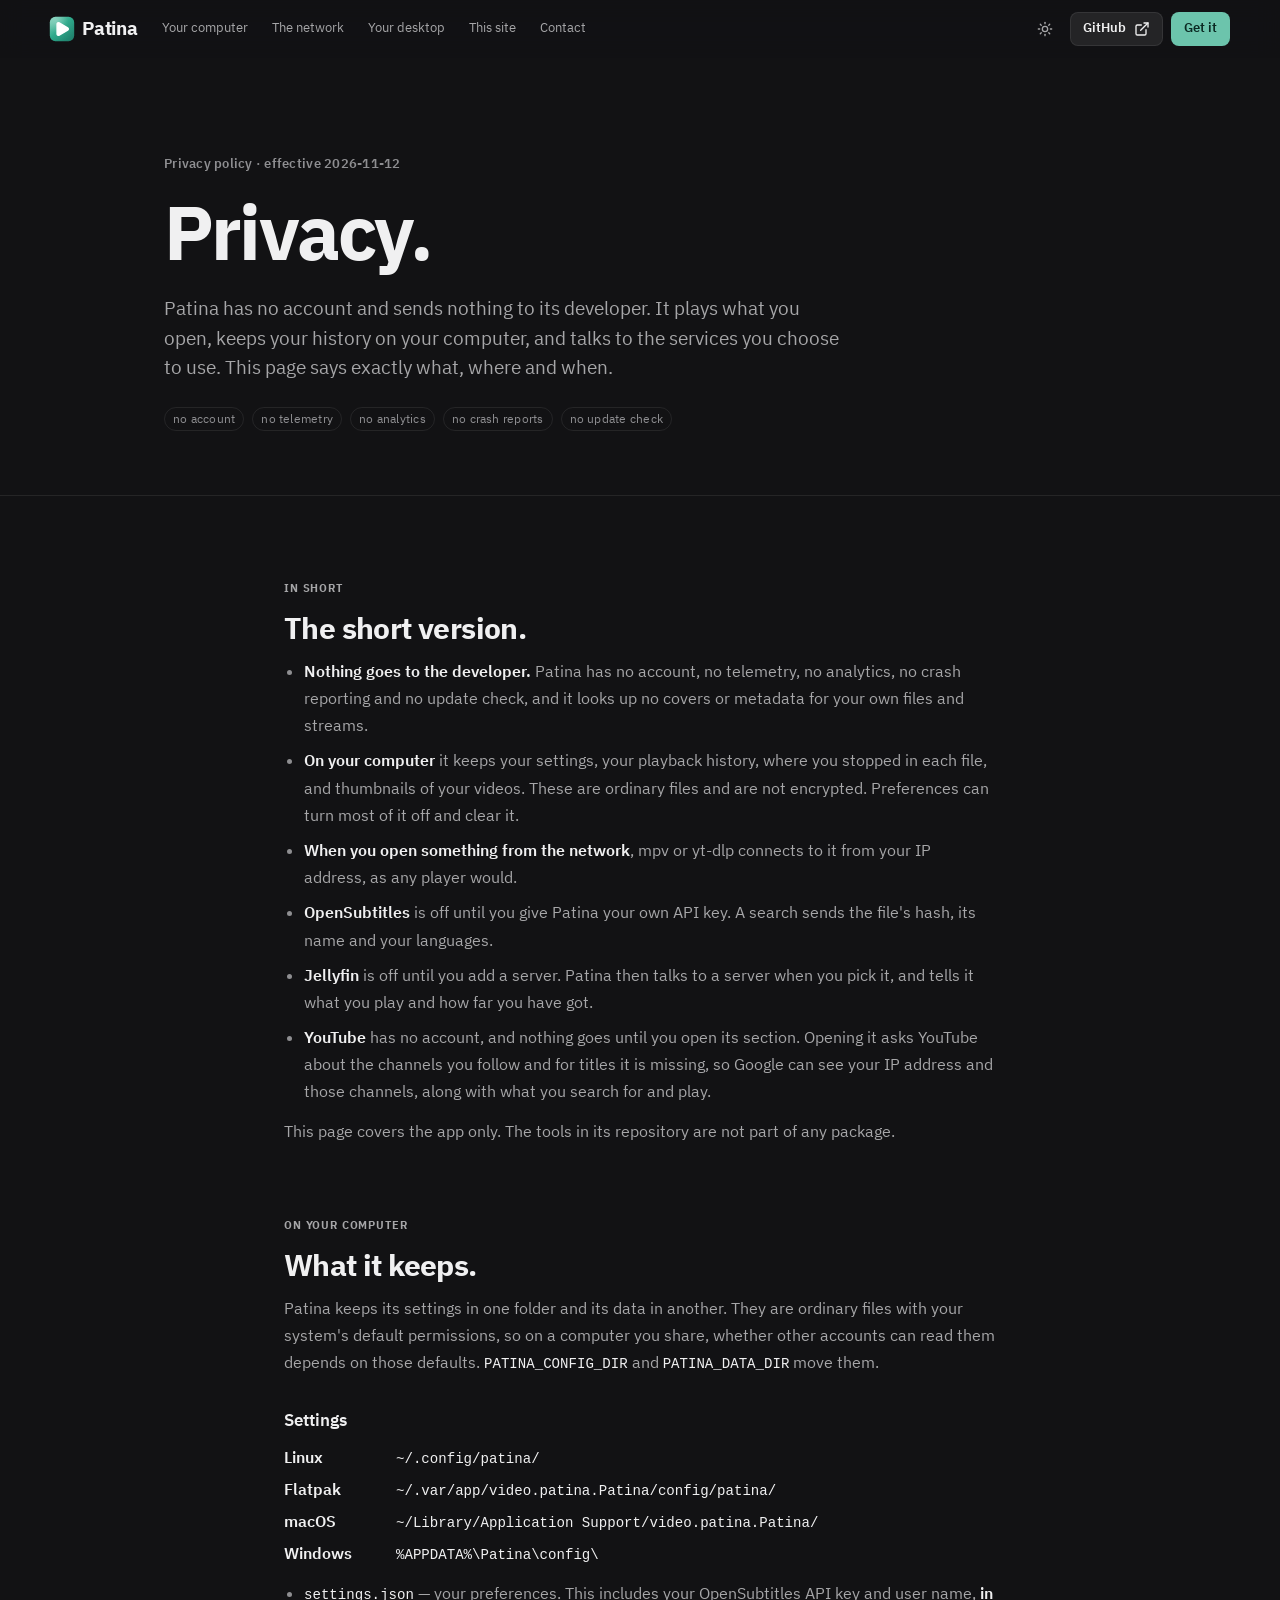
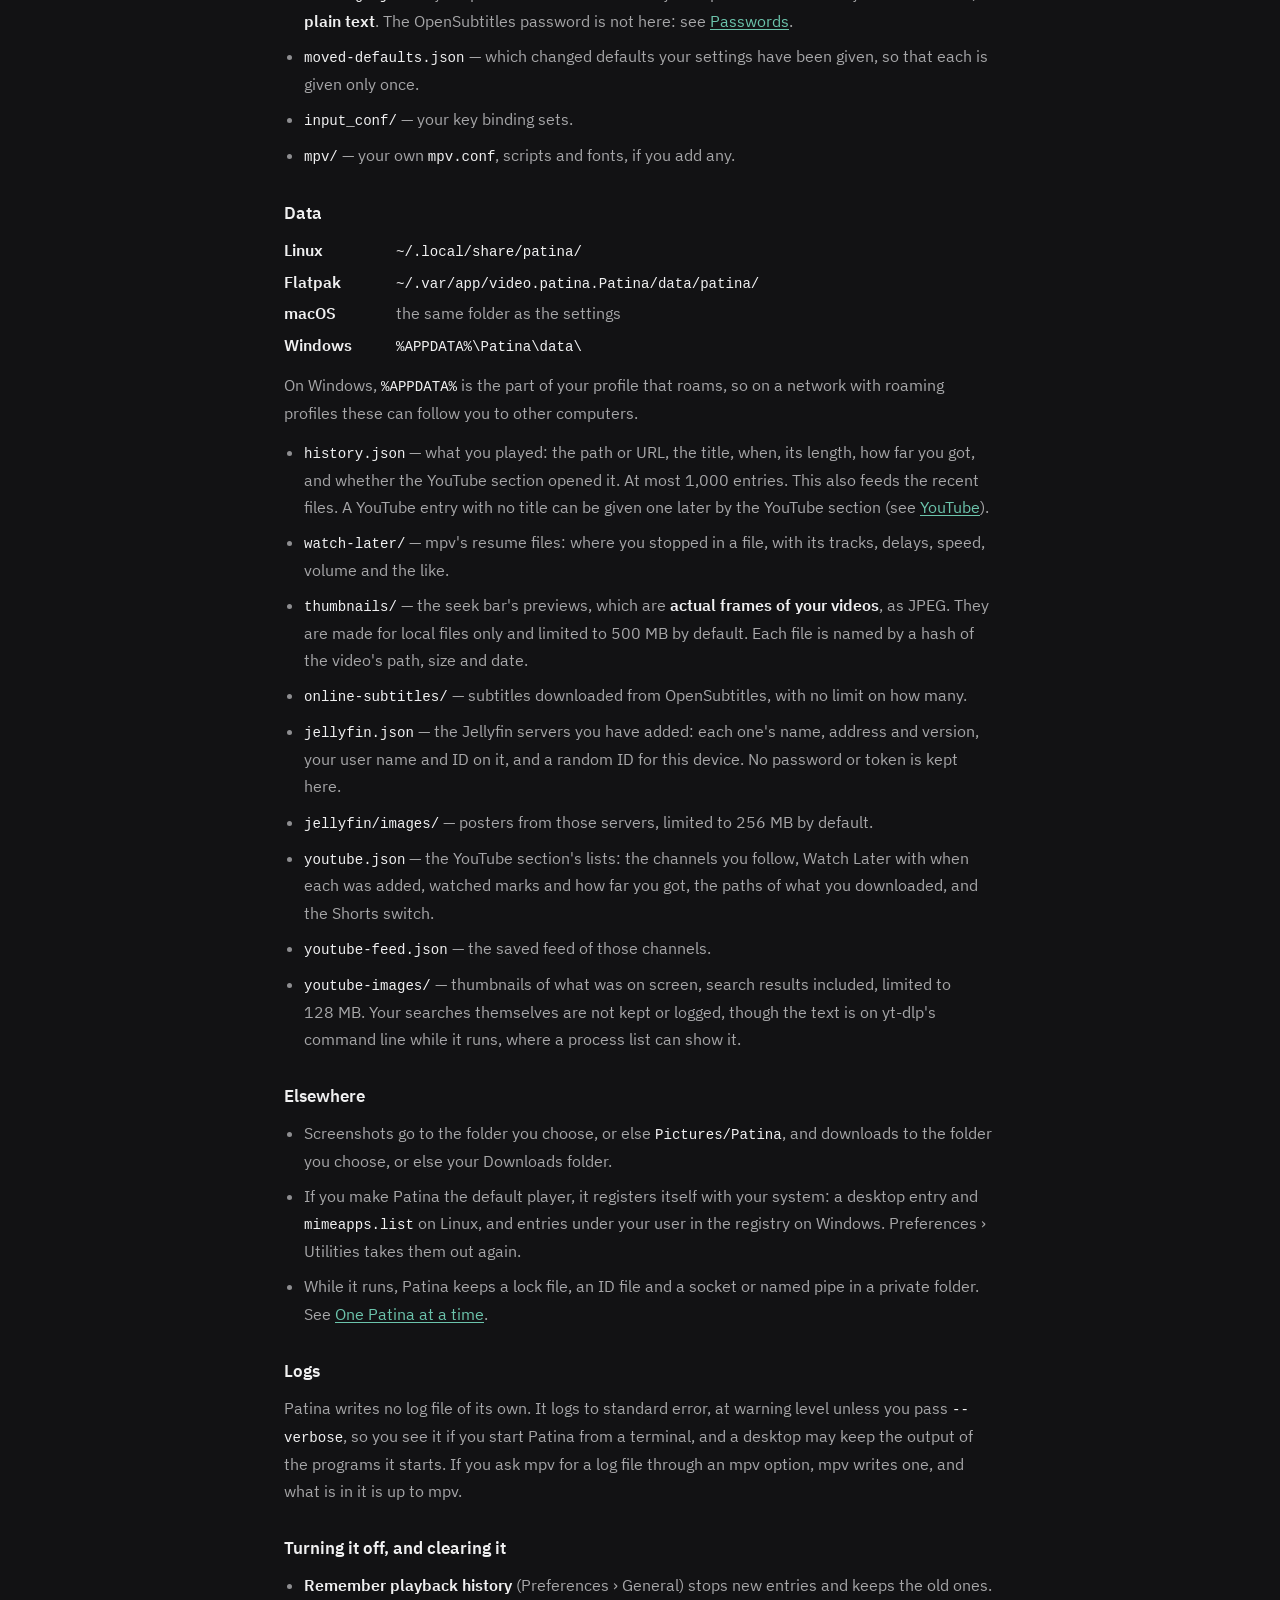
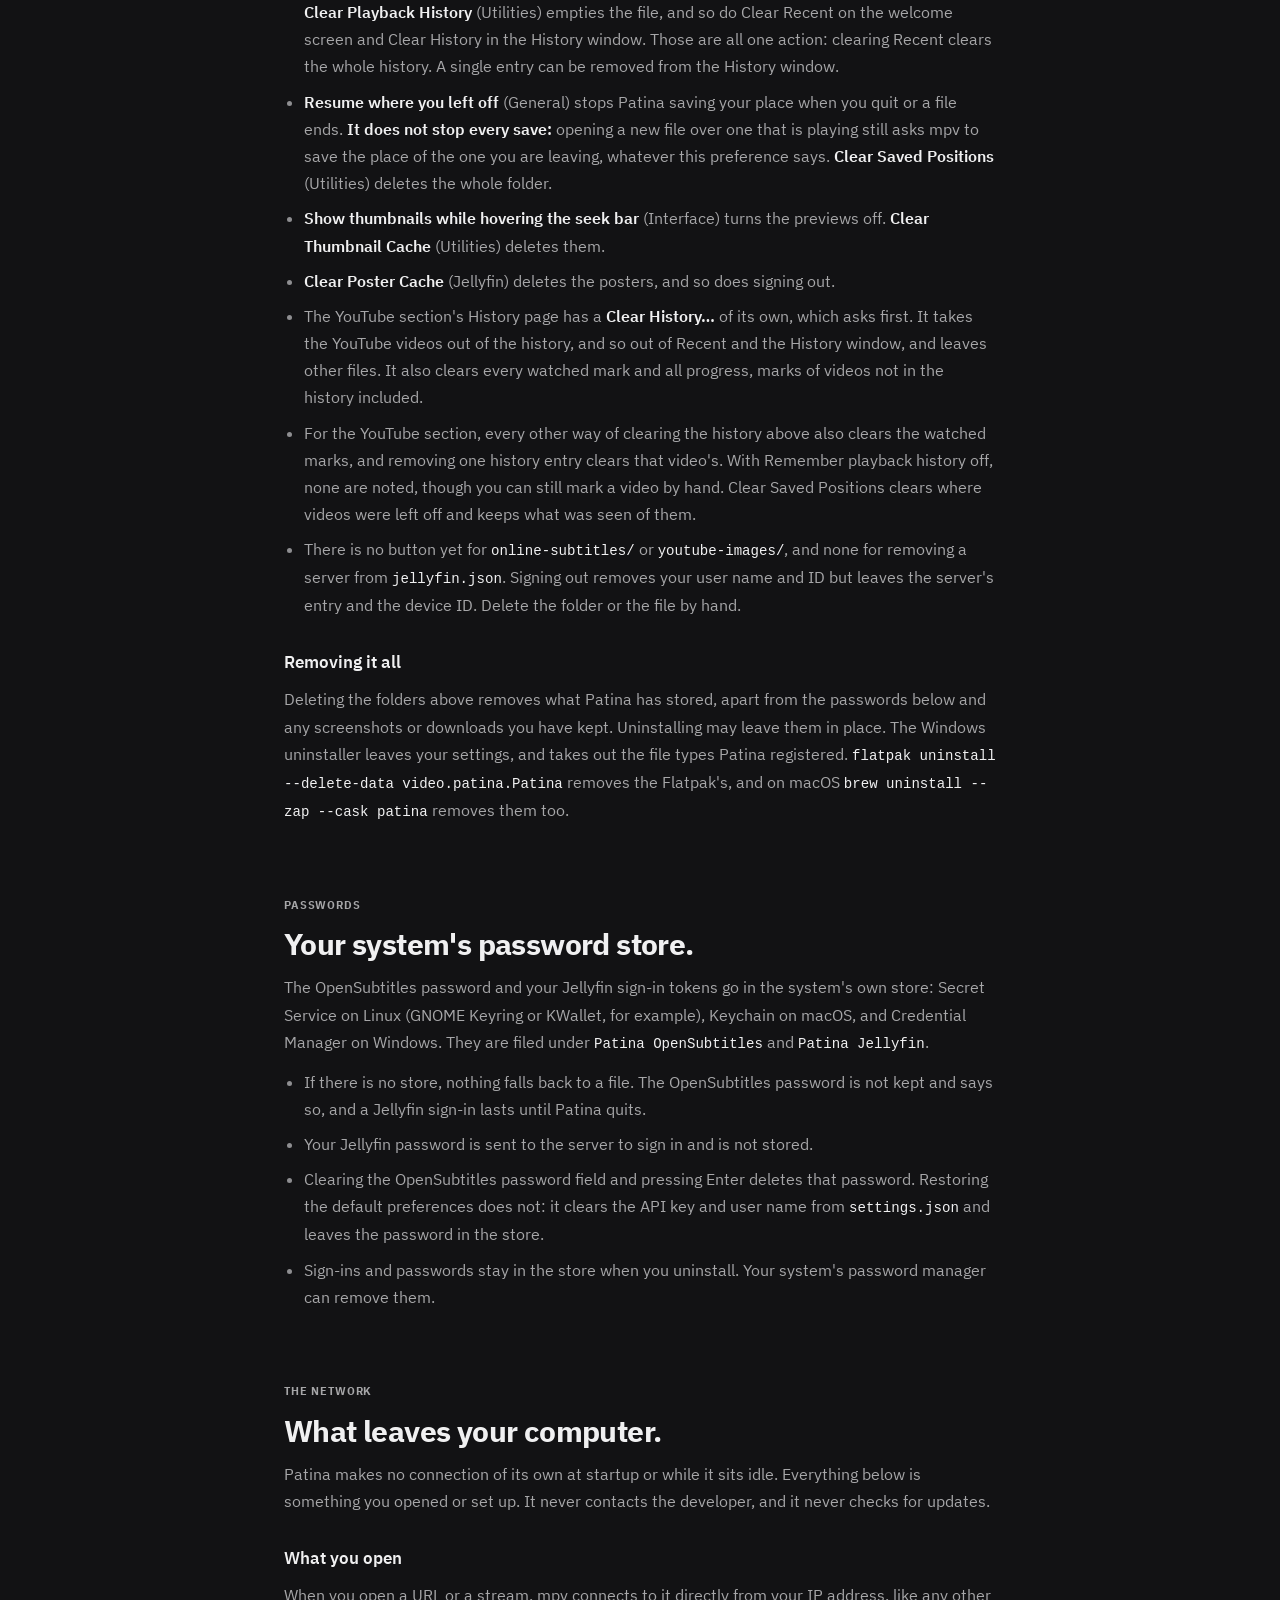
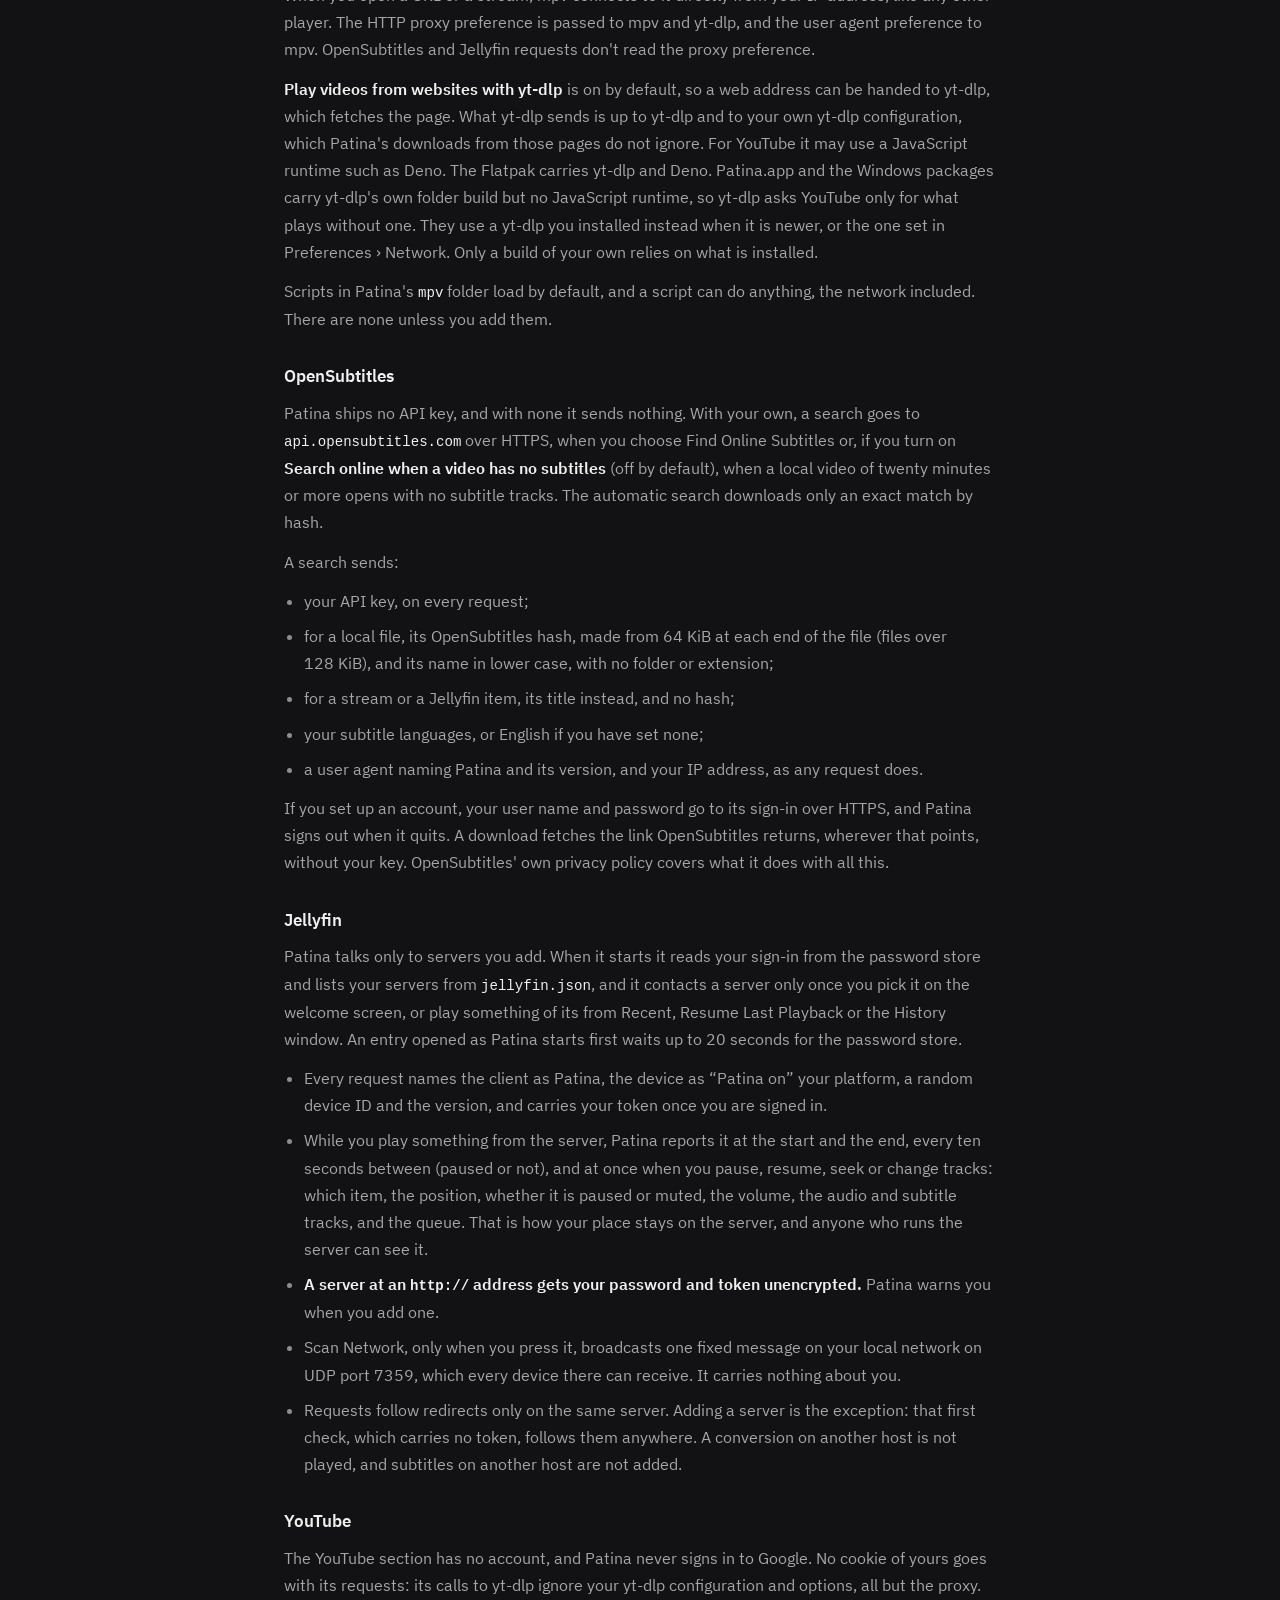
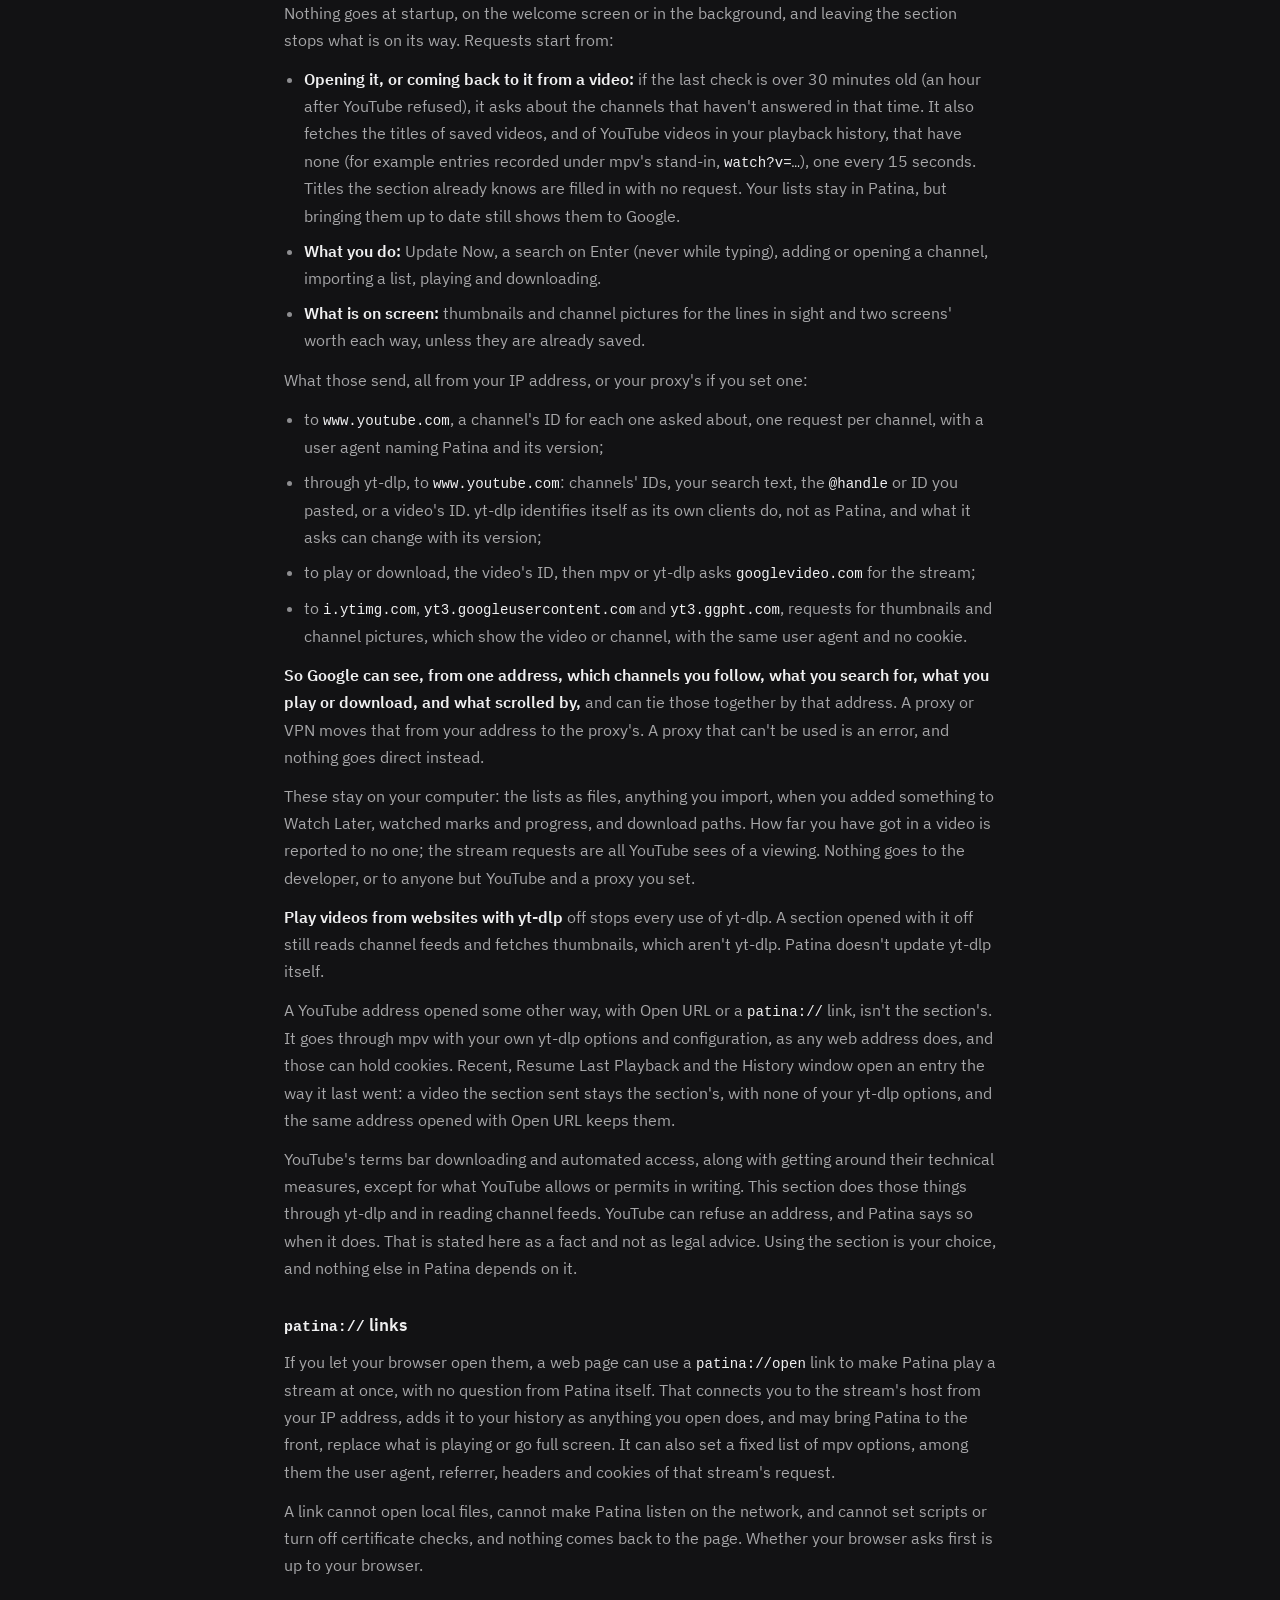
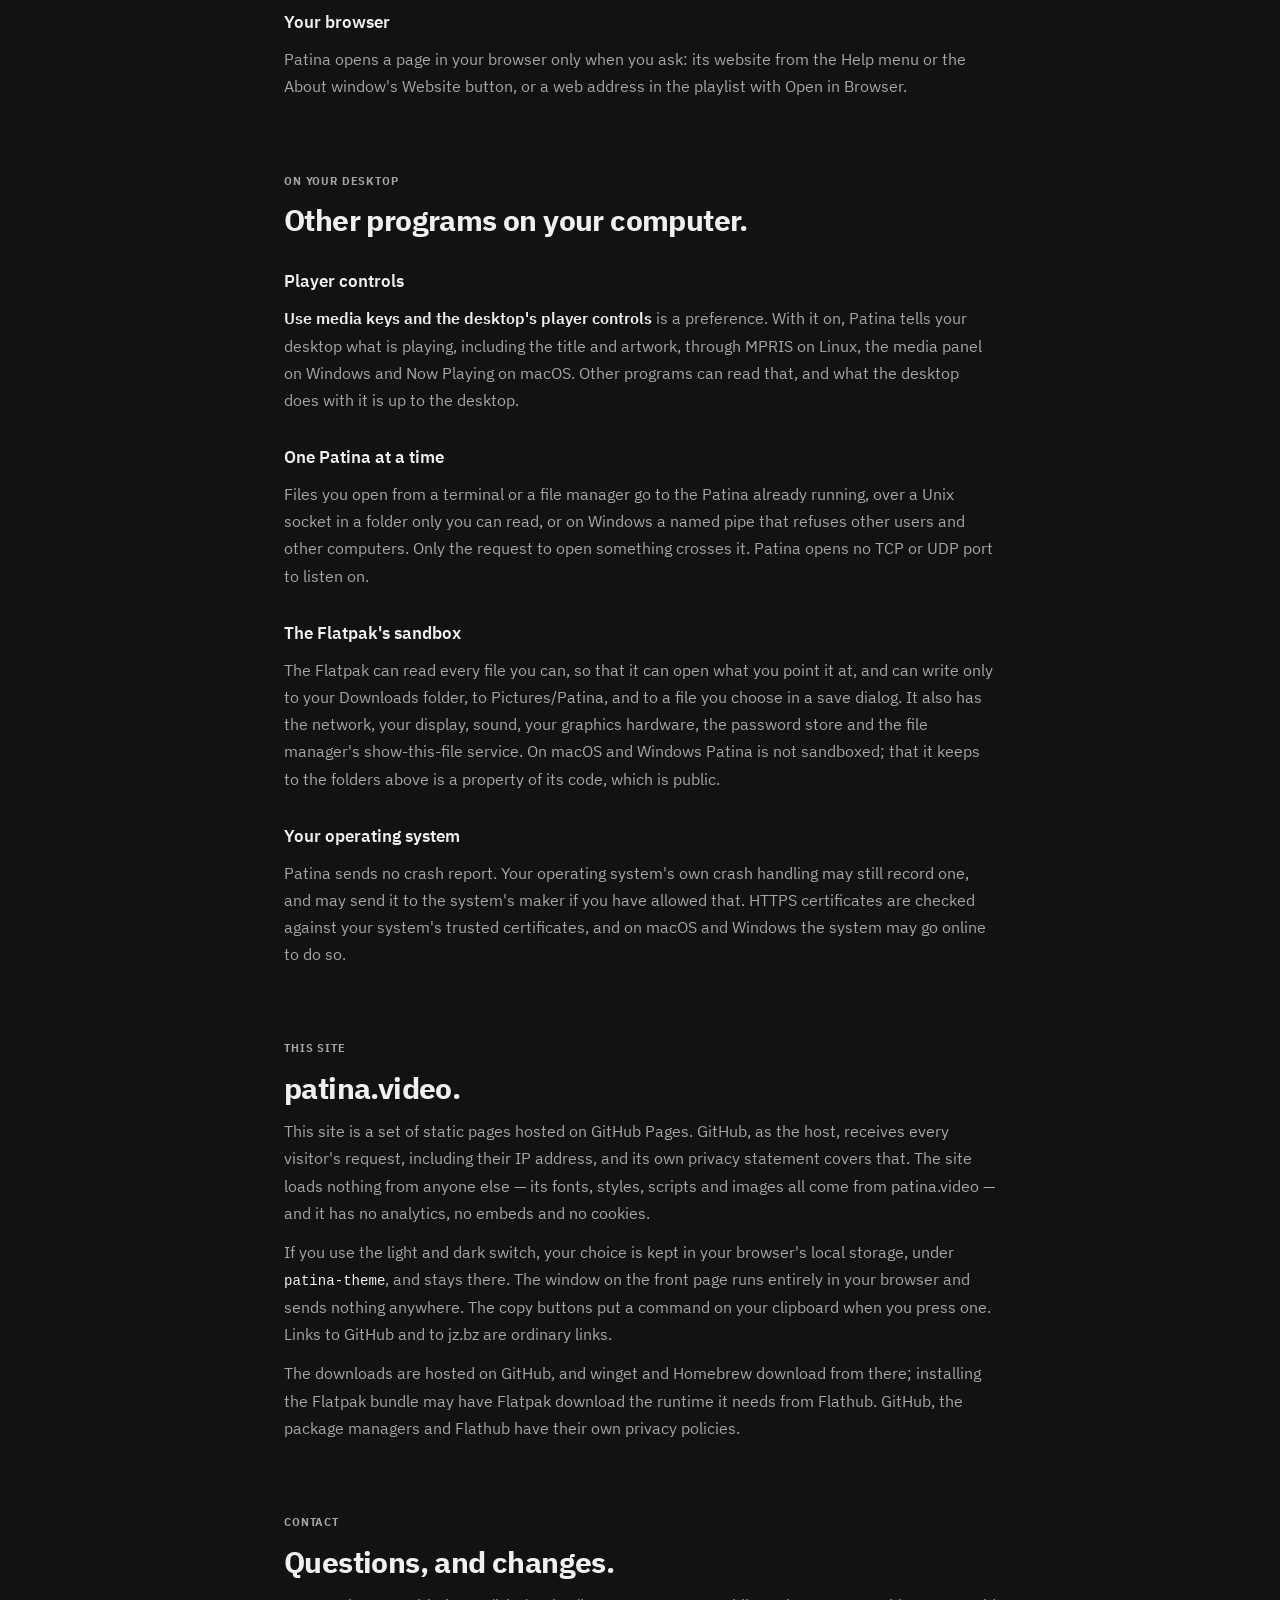
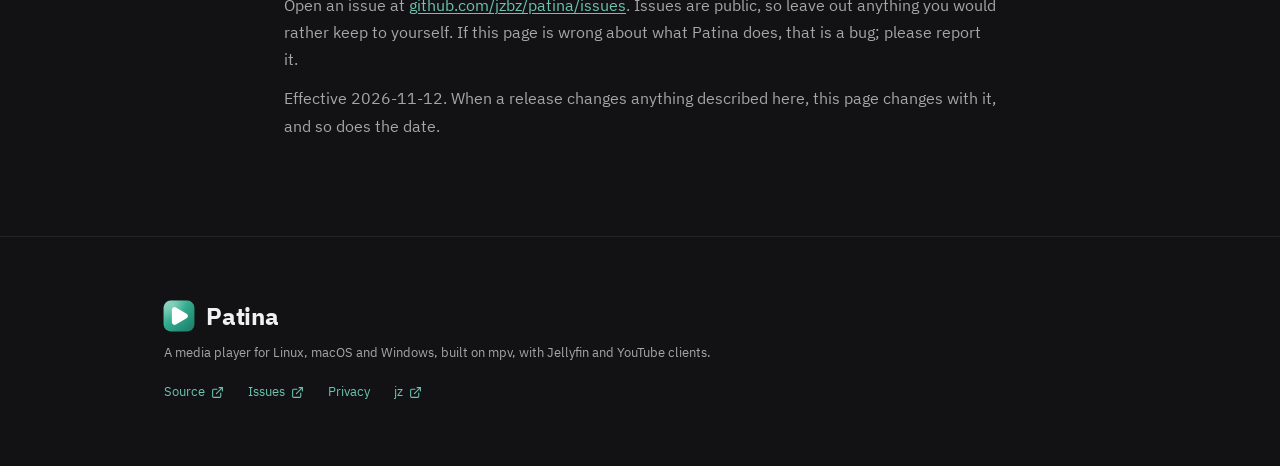
<file: privacy/index.html>
<!doctype html>
<html lang="en">
<head>
<meta charset="utf-8">
<meta name="viewport" content="width=device-width, initial-scale=1">
<title>Privacy — Patina</title>
<meta name="description" content="What Patina keeps on your computer, what it sends over the network and to whom, and what it does not do.">
<meta name="color-scheme" content="dark light">
<link rel="icon" href="../assets/images/icon.svg" type="image/svg+xml">
<link rel="icon" href="../favicon.png" sizes="32x32">
<link rel="apple-touch-icon" href="../assets/images/apple-touch-icon.png">
<link rel="canonical" href="https://patina.video/privacy/">

<meta name="theme-color" content="#121214">

<meta property="og:type" content="website">
<meta property="og:site_name" content="Patina">
<meta property="og:title" content="Privacy — Patina">
<meta property="og:description" content="What Patina keeps on your computer, what it sends over the network and to whom, and what it does not do.">
<!-- Absolute on purpose, as on the front page: link scrapers fetch these
     without page context. -->
<meta property="og:url" content="https://patina.video/privacy/">
<meta property="og:image" content="https://patina.video/assets/images/og.png">
<meta property="og:image:type" content="image/png">
<meta property="og:image:width" content="1200">
<meta property="og:image:height" content="630">
<meta property="og:image:alt" content="Patina — your video, edge to edge. A media player for Linux, macOS and Windows, built on mpv, with Jellyfin and YouTube clients, shown as a window playing a Mandelbrot set with a floating controller over it.">

<link rel="preload" href="../assets/fonts/ibm-plex-sans-regular.woff2" as="font" type="font/woff2" crossorigin>
<link rel="preload" href="../assets/fonts/ibm-plex-sans-bold.woff2" as="font" type="font/woff2" crossorigin>
<link rel="stylesheet" href="../assets/style.css">

<!-- The same stamp as the front page: a stored choice of light, before the
     first paint. -->
<script>
(function () {
    try {
        if (localStorage.getItem("patina-theme") === "light") {
            document.documentElement.classList.add("light");
        }
    } catch (e) {
        /* No storage available. The stylesheet's dark default stands. */
    }
}());
</script>
</head>
<body>

<!-- Lucide icons, ISC licensed: the one this page uses. -->
<svg class="sprite" aria-hidden="true" focusable="false" width="0" height="0">
  <defs>
    <symbol viewBox="0 0 24 24" id="i-external"><path d="M15 3h6v6"/><path d="M10 14 21 3"/><path d="M18 13v6a2 2 0 0 1-2 2H5a2 2 0 0 1-2-2V8a2 2 0 0 1 2-2h6"/></symbol>
  </defs>
</svg>

<a class="skip" href="#main">Skip to content</a>

<header class="site-head" id="siteHead">
  <div class="head-inner">
    <a class="brand" href="../" aria-label="Patina, home">
      <img class="brand-icon" src="../assets/images/icon.svg" alt="" width="30" height="30">
      <span class="brand-word">Patina</span>
    </a>

    <nav class="head-nav" aria-label="Sections">
      <a href="#computer">Your computer</a>
      <a href="#network">The network</a>
      <a href="#desktop">Your desktop</a>
      <a href="#website">This site</a>
      <a href="#contact">Contact</a>
    </nav>

    <div class="head-actions">
      <button class="btn btn-ghost btn-icon" id="theme-toggle" type="button" hidden
              aria-pressed="false" aria-label="Dark theme">
        <svg class="ico ico-sun" aria-hidden="true" viewBox="0 0 24 24"><circle cx="12" cy="12" r="4"/><path d="M12 2v2"/><path d="M12 20v2"/><path d="m4.93 4.93 1.41 1.41"/><path d="m17.66 17.66 1.41 1.41"/><path d="M2 12h2"/><path d="M20 12h2"/><path d="m6.34 17.66-1.41 1.41"/><path d="m19.07 4.93-1.41 1.41"/></svg>
        <svg class="ico ico-moon" aria-hidden="true" viewBox="0 0 24 24"><path d="M12 3a6 6 0 0 0 9 9 9 9 0 1 1-9-9Z"/></svg>
      </button>
      <a class="btn" href="https://github.com/jzbz/patina">
        GitHub<svg class="ico" aria-hidden="true"><use href="#i-external"/></svg>
      </a>
      <a class="btn btn-primary" href="../#get">Get it</a>
    </div>
  </div>
</header>

<main id="main" tabindex="-1">

<!-- Every statement on this page was read out of the app's source, at master on
     the date below; nothing here comes from watching it run. What mpv, yt-dlp
     and Deno do is their own affair and is said no more strongly than that. -->

<section class="hero" id="top">
  <div class="wrap">
    <p class="eyebrow">Privacy policy &middot; effective 2026-11-12</p>
    <h1 class="hero-h1">Privacy.</h1>
    <p class="hero-deck">
      Patina has no account and sends nothing to its developer. It plays what
      you open, keeps your history on your computer, and talks to the services
      you choose to use. This page says exactly what, where and when.
    </p>
    <p class="negations"><span>no account</span><span>no telemetry</span><span>no analytics</span><span>no crash reports</span><span>no update check</span></p>
  </div>
</section>

<div class="prose">
  <div class="wrap wrap-narrow">

    <!-- ------------------------------------------------------ in short -->
    <section id="summary" aria-labelledby="summary-h">
      <p class="section-label">In short</p>
      <h2 id="summary-h">The short version.</h2>
      <ul>
        <li>
          <strong>Nothing goes to the developer.</strong> Patina has no account,
          no telemetry, no analytics, no crash reporting and no update check, and
          it looks up no covers or metadata for your own files and streams.
        </li>
        <li>
          <strong>On your computer</strong> it keeps your settings, your playback
          history, where you stopped in each file, and thumbnails of your videos.
          These are ordinary files and are not encrypted. Preferences can turn
          most of it off and clear it.
        </li>
        <li>
          <strong>When you open something from the network</strong>, mpv or
          yt-dlp connects to it from your IP address, as any player would.
        </li>
        <li>
          <strong>OpenSubtitles</strong> is off until you give Patina your own API
          key. A search sends the file's hash, its name and your languages.
        </li>
        <li>
          <strong>Jellyfin</strong> is off until you add a server. Patina then
          talks to a server when you pick it, and tells it what you play and how
          far you have got.
        </li>
        <li>
          <strong>YouTube</strong> has no account, and nothing goes until you open
          its section. Opening it asks YouTube about the channels you follow and
          for titles it is missing, so Google can see your IP address and those
          channels, along with what you search for and play.
        </li>
      </ul>
      <p>
        This page covers the app only. The tools in its repository are not part
        of any package.
      </p>
    </section>

    <!-- ------------------------------------------------- your computer -->
    <section id="computer" aria-labelledby="computer-h">
      <p class="section-label">On your computer</p>
      <h2 id="computer-h">What it keeps.</h2>
      <p>
        Patina keeps its settings in one folder and its data in another. They
        are ordinary files with your system's default permissions, so on a
        computer you share, whether other accounts can read them depends on
        those defaults. <code>PATINA_CONFIG_DIR</code> and
        <code>PATINA_DATA_DIR</code> move them.
      </p>

      <h3>Settings</h3>
      <ul class="paths">
        <li><b>Linux</b> <span><code>~/.config/patina/</code></span></li>
        <li><b>Flatpak</b> <span><code>~/.var/app/video.patina.Patina/config/patina/</code></span></li>
        <li><b>macOS</b> <span><code>~/Library/Application Support/video.patina.Patina/</code></span></li>
        <li><b>Windows</b> <span><code>%APPDATA%\Patina\config\</code></span></li>
      </ul>
      <ul>
        <li>
          <code>settings.json</code> &mdash; your preferences. This includes your
          OpenSubtitles API key and user name, <strong>in plain text</strong>. The
          OpenSubtitles password is not here: see <a href="#passwords">Passwords</a>.
        </li>
        <li>
          <code>moved-defaults.json</code> &mdash; which changed defaults your
          settings have been given, so that each is given only once.
        </li>
        <li><code>input_conf/</code> &mdash; your key binding sets.</li>
        <li><code>mpv/</code> &mdash; your own <code>mpv.conf</code>, scripts and fonts, if you add any.</li>
      </ul>

      <h3>Data</h3>
      <ul class="paths">
        <li><b>Linux</b> <span><code>~/.local/share/patina/</code></span></li>
        <li><b>Flatpak</b> <span><code>~/.var/app/video.patina.Patina/data/patina/</code></span></li>
        <li><b>macOS</b> <span>the same folder as the settings</span></li>
        <li><b>Windows</b> <span><code>%APPDATA%\Patina\data\</code></span></li>
      </ul>
      <p>
        On Windows, <code>%APPDATA%</code> is the part of your profile that roams,
        so on a network with roaming profiles these can follow you to other
        computers.
      </p>
      <ul>
        <li>
          <code>history.json</code> &mdash; what you played: the path or URL, the
          title, when, its length, how far you got, and whether the YouTube section
          opened it. At most 1,000 entries. This also feeds the recent files. A
          YouTube entry with no title can be given one later by the YouTube section
          (see <a href="#youtube">YouTube</a>).
        </li>
        <li>
          <code>watch-later/</code> &mdash; mpv's resume files: where you stopped
          in a file, with its tracks, delays, speed, volume and the like.
        </li>
        <li>
          <code>thumbnails/</code> &mdash; the seek bar's previews, which are
          <strong>actual frames of your videos</strong>, as JPEG. They are made for
          local files only and limited to 500&nbsp;MB by default. Each file is named
          by a hash of the video's path, size and date.
        </li>
        <li>
          <code>online-subtitles/</code> &mdash; subtitles downloaded from
          OpenSubtitles, with no limit on how many.
        </li>
        <li>
          <code>jellyfin.json</code> &mdash; the Jellyfin servers you have added:
          each one's name, address and version, your user name and ID on it, and a
          random ID for this device. No password or token is kept here.
        </li>
        <li>
          <code>jellyfin/images/</code> &mdash; posters from those servers, limited
          to 256&nbsp;MB by default.
        </li>
        <li>
          <code>youtube.json</code> &mdash; the YouTube section's lists: the channels
          you follow, Watch Later with when each was added, watched marks and how far
          you got, the paths of what you downloaded, and the Shorts switch.
        </li>
        <li><code>youtube-feed.json</code> &mdash; the saved feed of those channels.</li>
        <li>
          <code>youtube-images/</code> &mdash; thumbnails of what was on screen, search
          results included, limited to 128&nbsp;MB. Your searches themselves are not kept
          or logged, though the text is on yt-dlp's command line while it runs, where a
          process list can show it.
        </li>
      </ul>

      <h3>Elsewhere</h3>
      <ul>
        <li>
          Screenshots go to the folder you choose, or else
          <code>Pictures/Patina</code>, and downloads to the folder you choose, or
          else your Downloads folder.
        </li>
        <li>
          If you make Patina the default player, it registers itself with your
          system: a desktop entry and <code>mimeapps.list</code> on Linux, and
          entries under your user in the registry on Windows. Preferences &rsaquo;
          Utilities takes them out again.
        </li>
        <li>
          While it runs, Patina keeps a lock file, an ID file and a socket or named
          pipe in a private folder. See <a href="#one-patina">One Patina at a time</a>.
        </li>
      </ul>

      <h3>Logs</h3>
      <p>
        Patina writes no log file of its own. It logs to standard error, at
        warning level unless you pass <code>--verbose</code>, so you see it if you
        start Patina from a terminal, and a desktop may keep the output of the
        programs it starts. If you ask mpv for a log file through an mpv option,
        mpv writes one, and what is in it is up to mpv.
      </p>

      <h3 id="turning-off">Turning it off, and clearing it</h3>
      <ul>
        <li>
          <strong>Remember playback history</strong> (Preferences &rsaquo; General)
          stops new entries and keeps the old ones. <strong>Clear Playback
          History</strong> (Utilities) empties the file, and so do Clear Recent on
          the welcome screen and Clear History in the History window. Those are all
          one action: clearing Recent clears the whole history. A single entry can
          be removed from the History window.
        </li>
        <li>
          <strong>Resume where you left off</strong> (General) stops Patina saving
          your place when you quit or a file ends. <strong>It does not stop every
          save:</strong> opening a new file over one that is playing still asks mpv
          to save the place of the one you are leaving, whatever this preference
          says. <strong>Clear Saved Positions</strong> (Utilities) deletes the whole
          folder.
        </li>
        <li>
          <strong>Show thumbnails while hovering the seek bar</strong> (Interface)
          turns the previews off. <strong>Clear Thumbnail Cache</strong> (Utilities)
          deletes them.
        </li>
        <li>
          <strong>Clear Poster Cache</strong> (Jellyfin) deletes the posters, and so
          does signing out.
        </li>
        <li>
          The YouTube section's History page has a <strong>Clear History&hellip;</strong>
          of its own, which asks first. It takes the YouTube videos out of the history,
          and so out of Recent and the History window, and leaves other files. It also
          clears every watched mark and all progress, marks of videos not in the
          history included.
        </li>
        <li>
          For the YouTube section, every other way of clearing the history above also
          clears the watched marks, and removing one history entry clears that video's.
          With Remember playback history off, none are noted, though you can still mark
          a video by hand. Clear Saved Positions clears where videos were left off and
          keeps what was seen of them.
        </li>
        <li>
          There is no button yet for <code>online-subtitles/</code> or
          <code>youtube-images/</code>, and none for
          removing a server from <code>jellyfin.json</code>. Signing out removes your
          user name and ID but leaves the server's entry and the device ID. Delete
          the folder or the file by hand.
        </li>
      </ul>

      <h3>Removing it all</h3>
      <p>
        Deleting the folders above removes what Patina has stored, apart from the
        passwords below and any screenshots or downloads you have kept.
        Uninstalling may leave them in place. The Windows uninstaller leaves your
        settings, and takes out the file types Patina registered.
        <code>flatpak uninstall --delete-data video.patina.Patina</code> removes the
        Flatpak's, and on macOS <code>brew uninstall --zap --cask patina</code>
        removes them too.
      </p>
    </section>

    <!-- ---------------------------------------------------- passwords -->
    <section id="passwords" aria-labelledby="passwords-h">
      <p class="section-label">Passwords</p>
      <h2 id="passwords-h">Your system's password store.</h2>
      <p>
        The OpenSubtitles password and your Jellyfin sign-in tokens go in the
        system's own store: Secret Service on Linux (GNOME Keyring or KWallet, for
        example), Keychain on macOS, and Credential Manager on Windows. They are
        filed under <code>Patina OpenSubtitles</code> and <code>Patina Jellyfin</code>.
      </p>
      <ul>
        <li>
          If there is no store, nothing falls back to a file. The OpenSubtitles
          password is not kept and says so, and a Jellyfin sign-in lasts until
          Patina quits.
        </li>
        <li>Your Jellyfin password is sent to the server to sign in and is not stored.</li>
        <li>
          Clearing the OpenSubtitles password field and pressing Enter deletes that
          password. Restoring the default preferences does not: it clears the API
          key and user name from <code>settings.json</code> and leaves the password
          in the store.
        </li>
        <li>
          Sign-ins and passwords stay in the store when you uninstall. Your system's
          password manager can remove them.
        </li>
      </ul>
    </section>

    <!-- ---------------------------------------------------- the network -->
    <section id="network" aria-labelledby="network-h">
      <p class="section-label">The network</p>
      <h2 id="network-h">What leaves your computer.</h2>
      <p>
        Patina makes no connection of its own at startup or while it sits idle.
        Everything below is something you opened or set up. It never contacts the
        developer, and it never checks for updates.
      </p>

      <h3>What you open</h3>
      <p>
        When you open a URL or a stream, mpv connects to it directly from your IP
        address, like any other player. The HTTP proxy preference is passed to mpv
        and yt-dlp, and the user agent preference to mpv. OpenSubtitles and Jellyfin
        requests don't read the proxy preference.
      </p>
      <p>
        <strong>Play videos from websites with yt-dlp</strong> is on by default, so
        a web address can be handed to yt-dlp, which fetches the page. What yt-dlp
        sends is up to yt-dlp and to your own yt-dlp configuration, which Patina's
        downloads from those pages do not ignore. For YouTube it may use a JavaScript
        runtime such as Deno. The Flatpak carries yt-dlp and Deno. Patina.app and the
        Windows packages carry yt-dlp's own folder build but no JavaScript runtime, so
        yt-dlp asks YouTube only for what plays without one. They use a yt-dlp you
        installed instead when it is newer, or the one set in Preferences &rsaquo;
        Network. Only a build of your own relies on what is installed.
      </p>
      <p>
        Scripts in Patina's <code>mpv</code> folder load by default, and a script can
        do anything, the network included. There are none unless you add them.
      </p>

      <h3>OpenSubtitles</h3>
      <p>
        Patina ships no API key, and with none it sends nothing. With your own, a
        search goes to <code>api.opensubtitles.com</code> over HTTPS, when you choose
        Find Online Subtitles or, if you turn on <strong>Search online when a video
        has no subtitles</strong> (off by default), when a local video of twenty
        minutes or more opens with no subtitle tracks. The automatic search downloads
        only an exact match by hash.
      </p>
      <p>A search sends:</p>
      <ul>
        <li>your API key, on every request;</li>
        <li>
          for a local file, its OpenSubtitles hash, made from 64&nbsp;KiB at each end
          of the file (files over 128&nbsp;KiB), and its name in lower case, with no
          folder or extension;
        </li>
        <li>for a stream or a Jellyfin item, its title instead, and no hash;</li>
        <li>your subtitle languages, or English if you have set none;</li>
        <li>a user agent naming Patina and its version, and your IP address, as any request does.</li>
      </ul>
      <p>
        If you set up an account, your user name and password go to its sign-in over
        HTTPS, and Patina signs out when it quits. A download fetches the link
        OpenSubtitles returns, wherever that points, without your key. OpenSubtitles'
        own privacy policy covers what it does with all this.
      </p>

      <h3>Jellyfin</h3>
      <p>
        Patina talks only to servers you add. When it starts it reads your sign-in from
        the password store and lists your servers from <code>jellyfin.json</code>, and
        it contacts a server only once you pick it on the welcome screen, or play
        something of its from Recent, Resume Last Playback or the History window. An
        entry opened as Patina starts first waits up to 20 seconds for the password
        store.
      </p>
      <ul>
        <li>
          Every request names the client as Patina, the device as &ldquo;Patina on&rdquo;
          your platform, a random device ID and the version, and carries your token
          once you are signed in.
        </li>
        <li>
          While you play something from the server, Patina reports it at the start and
          the end, every ten seconds between (paused or not), and at once when you
          pause, resume, seek or change tracks: which item, the
          position, whether it is paused or muted, the volume, the audio and subtitle
          tracks, and the queue. That is how your place stays on the server, and anyone
          who runs the server can see it.
        </li>
        <li>
          <strong>A server at an <code>http://</code> address gets your password and
          token unencrypted.</strong> Patina warns you when you add one.
        </li>
        <li>
          Scan Network, only when you press it, broadcasts one fixed message on your
          local network on UDP port 7359, which every device there can receive. It
          carries nothing about you.
        </li>
        <li>
          Requests follow redirects only on the same server. Adding a server is the
          exception: that first check, which carries no token, follows them anywhere. A
          conversion on another host is not played, and subtitles on another host are
          not added.
        </li>
      </ul>

      <h3 id="youtube">YouTube</h3>
      <p>
        The YouTube section has no account, and Patina never signs in to Google. No
        cookie of yours goes with its requests: its calls to yt-dlp ignore your yt-dlp
        configuration and options, all but the proxy. Nothing goes at startup, on the
        welcome screen or in the background, and leaving the section stops what is on its
        way. Requests start from:
      </p>
      <ul>
        <li>
          <strong>Opening it, or coming back to it from a video:</strong> if the last check
          is over 30 minutes old (an hour after YouTube refused), it asks about the channels
          that haven't answered in that time. It also fetches the titles of saved videos,
          and of YouTube videos in your playback history, that have none (for example
          entries recorded under mpv's stand-in, <code>watch?v=&hellip;</code>), one every 15
          seconds. Titles the section already knows are filled in with no request. Your
          lists stay in Patina, but bringing them up to date still shows them to Google.
        </li>
        <li>
          <strong>What you do:</strong> Update Now, a search on Enter (never while typing),
          adding or opening a channel, importing a list, playing and downloading.
        </li>
        <li>
          <strong>What is on screen:</strong> thumbnails and channel pictures for the lines in
          sight and two screens' worth each way, unless they are already saved.
        </li>
      </ul>
      <p>What those send, all from your IP address, or your proxy's if you set one:</p>
      <ul>
        <li>to <code>www.youtube.com</code>, a channel's ID for each one asked about, one request per channel, with a user agent naming Patina and its version;</li>
        <li>through yt-dlp, to <code>www.youtube.com</code>: channels' IDs, your search text, the <code>@handle</code> or ID you pasted, or a video's ID. yt-dlp identifies itself as its own clients do, not as Patina, and what it asks can change with its version;</li>
        <li>to play or download, the video's ID, then mpv or yt-dlp asks <code>googlevideo.com</code> for the stream;</li>
        <li>to <code>i.ytimg.com</code>, <code>yt3.googleusercontent.com</code> and <code>yt3.ggpht.com</code>, requests for thumbnails and channel pictures, which show the video or channel, with the same user agent and no cookie.</li>
      </ul>
      <p>
        <strong>So Google can see, from one address, which channels you follow, what you
        search for, what you play or download, and what scrolled by,</strong> and can tie those
        together by that address. A proxy or VPN moves that from your address to the proxy's. A
        proxy that can't be used is an error, and nothing goes direct instead.
      </p>
      <p>
        These stay on your computer: the lists as files, anything you import, when you added
        something to Watch Later, watched marks and progress, and download paths. How far you
        have got in a video is reported to no one; the stream requests are all YouTube sees of a
        viewing. Nothing goes to the developer, or to anyone but YouTube and a proxy you set.
      </p>
      <p>
        <strong>Play videos from websites with yt-dlp</strong> off stops every use of yt-dlp. A
        section opened with it off still reads channel feeds and fetches thumbnails, which aren't
        yt-dlp. Patina doesn't update yt-dlp itself.
      </p>
      <p>
        A YouTube address opened some other way, with Open URL or a <code>patina://</code> link,
        isn't the section's. It goes through mpv with your own yt-dlp options and configuration,
        as any web address does, and those can hold cookies. Recent, Resume Last Playback and
        the History window open an entry the way it last went: a video the section sent stays
        the section's, with none of your yt-dlp options, and the same address opened with Open
        URL keeps them.
      </p>
      <p>
        YouTube's terms bar downloading and automated access, along with getting around their
        technical measures, except for what YouTube allows or permits in writing. This section does
        those things through yt-dlp and in reading channel feeds. YouTube can refuse an address, and
        Patina says so when it does. That is stated here as a fact and not as legal advice. Using the
        section is your choice, and nothing else in Patina depends on it.
      </p>

      <h3><code>patina://</code> links</h3>
      <p>
        If you let your browser open them, a web page can use a
        <code>patina://open</code> link to make Patina play a stream at once, with no
        question from Patina itself. That connects you to the stream's host from your
        IP address, adds it to your history as anything you open does, and may bring
        Patina to the front, replace what is playing or go full screen. It can also set
        a fixed list of mpv options, among them the user agent, referrer, headers and
        cookies of that stream's request.
      </p>
      <p>
        A link cannot open local files, cannot make Patina listen on the network, and
        cannot set scripts or turn off certificate checks, and nothing comes back to the
        page. Whether your browser asks first is up to your browser.
      </p>

      <h3>Your browser</h3>
      <p>
        Patina opens a page in your browser only when you ask: its website from the Help
        menu or the About window's Website button, or a web address in the playlist with Open
        in Browser.
      </p>
    </section>

    <!-- --------------------------------------------------- your desktop -->
    <section id="desktop" aria-labelledby="desktop-h">
      <p class="section-label">On your desktop</p>
      <h2 id="desktop-h">Other programs on your computer.</h2>

      <h3>Player controls</h3>
      <p>
        <strong>Use media keys and the desktop's player controls</strong> is a
        preference. With it on, Patina tells your desktop what is playing, including
        the title and artwork, through MPRIS on Linux, the media panel on Windows and
        Now Playing on macOS. Other programs can read that, and what the desktop does
        with it is up to the desktop.
      </p>

      <h3 id="one-patina">One Patina at a time</h3>
      <p>
        Files you open from a terminal or a file manager go to the Patina already
        running, over a Unix socket in a folder only you can read, or on Windows a named
        pipe that refuses other users and other computers. Only the request to open
        something crosses it. Patina opens no TCP or UDP port to listen on.
      </p>

      <h3>The Flatpak's sandbox</h3>
      <p>
        The Flatpak can read every file you can, so that it can open what you point it
        at, and can write only to your Downloads folder, to Pictures/Patina, and to a
        file you choose in a save dialog. It also has the network, your display, sound,
        your graphics hardware, the password store and the file manager's
        show-this-file service. On macOS and Windows Patina is not sandboxed; that it
        keeps to the folders above is a property of its code, which is public.
      </p>

      <h3>Your operating system</h3>
      <p>
        Patina sends no crash report. Your operating system's own crash handling may
        still record one, and may send it to the system's maker if you have allowed
        that. HTTPS certificates are checked against your system's trusted certificates,
        and on macOS and Windows the system may go online to do so.
      </p>
    </section>

    <!-- -------------------------------------------------------- website -->
    <section id="website" aria-labelledby="website-h">
      <p class="section-label">This site</p>
      <h2 id="website-h">patina.video.</h2>
      <p>
        This site is a set of static pages hosted on GitHub Pages. GitHub, as the host,
        receives every visitor's request, including their IP address, and its own
        privacy statement covers that. The site loads nothing from anyone else &mdash;
        its fonts, styles, scripts and images all come from patina.video &mdash; and it
        has no analytics, no embeds and no cookies.
      </p>
      <p>
        If you use the light and dark switch, your choice is kept in your browser's local
        storage, under <code>patina-theme</code>, and stays there. The window on the front
        page runs entirely in your browser and sends nothing anywhere. The copy buttons
        put a command on your clipboard when you press one. Links to GitHub and to jz.bz
        are ordinary links.
      </p>
      <p>
        The downloads are hosted on GitHub, and winget and Homebrew download from
        there; installing the Flatpak bundle may have Flatpak download the runtime it needs
        from Flathub. GitHub, the package managers and Flathub have their own privacy
        policies.
      </p>
    </section>

    <!-- -------------------------------------------------------- contact -->
    <section id="contact" aria-labelledby="contact-h">
      <p class="section-label">Contact</p>
      <h2 id="contact-h">Questions, and changes.</h2>
      <p>
        Open an issue at
        <a href="https://github.com/jzbz/patina/issues">github.com/jzbz/patina/issues</a>.
        Issues are public, so leave out anything you would rather keep to yourself. If
        this page is wrong about what Patina does, that is a bug; please report it.
      </p>
      <p>
        Effective 2026-11-12. When a release changes anything described here, this page changes with it, and so does the date.
      </p>
    </section>

  </div>
</div>

</main>

<footer class="colophon">
  <div class="wrap colophon-inner">
    <div class="colophon-brand">
      <img class="brand-icon" src="../assets/images/icon.svg" alt="" width="38" height="38">
      <span class="wordmark">Patina</span>
      <p>A media player for Linux, macOS and Windows, built on mpv, with Jellyfin and YouTube clients.</p>
    </div>

    <nav class="colophon-links" aria-label="Elsewhere">
      <a href="https://github.com/jzbz/patina">Source<svg class="ico" aria-hidden="true"><use href="#i-external"/></svg></a>
      <a href="https://github.com/jzbz/patina/issues">Issues<svg class="ico" aria-hidden="true"><use href="#i-external"/></svg></a>
      <a href="./">Privacy</a>
      <a href="https://jz.bz/">jz<svg class="ico" aria-hidden="true"><use href="#i-external"/></svg></a>
    </nav>
  </div>
</footer>

<script src="../assets/main.js"></script>
</body>
</html>
</file>
<file: assets/style.css>
/* patina.video
 *
 * The page's own tokens come first and move with the theme. The window rebuilt
 * in the page has its tokens further down, transcribed from the app's
 * ui/theme.slint: Patina has one palette, a dark one, so that window stays dark
 * on the light page as well, as the app would.
 */

/* ---------------------------------------------------------------- fonts */

/* IBM Plex Sans, which the app compiles in so that it looks the same on every
   system. These are the app's own files in WOFF2, otherwise untouched: "Plex"
   is a Reserved Font Name, and a subset would be a modified version that could
   not keep it. SIL Open Font License 1.1; see fonts/OFL.txt. */
@font-face {
    font-family: "IBM Plex Sans";
    src: url("fonts/ibm-plex-sans-regular.woff2") format("woff2");
    font-weight: 400;
    font-display: swap;
}
@font-face {
    font-family: "IBM Plex Sans";
    src: url("fonts/ibm-plex-sans-semibold.woff2") format("woff2");
    font-weight: 600;
    font-display: swap;
}
@font-face {
    font-family: "IBM Plex Sans";
    src: url("fonts/ibm-plex-sans-bold.woff2") format("woff2");
    font-weight: 700;
    font-display: swap;
}

/* --------------------------------------------------------------- tokens */

/* Dark is the default for everyone: this is a page about looking at video, and
   the app has no other palette. The theme control opts out into `.light`, and
   that choice is remembered. */
:root {
    /* The app's greys, which have no blue in them: smoke rather than
       the slate of the sibling sites. */
    --bg: #121214;
    --surface: #1b1b1d;
    --raised: #242426;
    --sunken: #0d0d0f;

    --hover: #ffffff14;
    --glass-raised: #ffffff24;

    --border: #ffffff14;
    --border-strong: #ffffff24;

    --text: #f0f0f1;
    /* theme.slint's secondary-text, #ffffff99, flattened onto the background.
       Its tertiary #ffffff5c is 2.9:1 there, too faint for what it would carry
       on a page, so this is lifted to 5.6:1. */
    --dim: #a6a6a8;
    --faint: #8e8e91;

    /* Verdigris: theme.slint's `playing`, the one green in the app, and a tone
       out of the icon's ground. The app's blue stays in the window, where it
       means what it means there. #0b2a23 on it is 7.5:1. */
    --accent: #6cc4ac;
    --accent-hover: #8fd6c2;
    --accent-ink: #0b2a23;

    --s1: 4px;
    --s2: 8px;
    --s3: 12px;
    --s4: 18px;
    --s5: 24px;
    --s6: 32px;

    --r-sm: 8px;
    --r-md: 12px;

    --t-micro: 10.5px;
    --t-small: 11.5px;
    --t-body: 13px;
    --t-title: 15px;
    --t-heading: 17px;

    --t-prose: 16px;
    --t-deck: 19px;

    --w-regular: 400;
    --w-medium: 600;
    --w-bold: 700;

    /* `quick` answers a pointer, `settle` is the window's own 200ms fade, and
       `ambient` is the glow, which nobody is meant to watch. */
    --quick: 120ms;
    --settle: 200ms;
    --ambient: 1200ms;

    --ui: "IBM Plex Sans", system-ui, -apple-system, "Segoe UI", Roboto,
        "Helvetica Neue", Arial, sans-serif;
    /* The application ships no monospace face, so machine values get whatever
       the platform calls its own. */
    --mono: ui-monospace, SFMono-Regular, "SF Mono", Menlo, Consolas,
        "Liberation Mono", monospace;
}

/* Chosen from the theme control only. */
:root.light {
    --bg: #f6f7f5;
    --surface: #ffffff;
    --raised: #eef0ed;
    --sunken: #ebedea;

    --hover: #0000000a;
    --glass-raised: #00000012;

    --border: #e1e4df;
    --border-strong: #cdd1cb;

    --text: #15191a;
    --dim: #535b58;
    --faint: #626a67;

    /* The icon's far corner and a step past it: #6cc4ac on white is 2:1, and
       this is 5.9:1. */
    --accent: #12705c;
    --accent-hover: #0e5c4b;
    --accent-ink: #ffffff;
}

/* Held for one frame while the theme is switched: a transition whose value
   comes from a custom property does not re-run when that property changes, so
   whatever carries one would stay on the old palette. */
:root.theming *,
:root.theming *::before,
:root.theming *::after {
    transition: none !important;
}

/* ----------------------------------------------------------------- base */

*, *::before, *::after { box-sizing: border-box; }

[hidden] { display: none !important; }

html {
    -webkit-text-size-adjust: 100%;
    scroll-behavior: smooth;
    scroll-padding-top: 76px;
}

body {
    margin: 0;
    background: var(--bg);
    color: var(--text);
    font-family: var(--ui);
    font-size: var(--t-prose);
    font-synthesis: none;
    line-height: 1.6;
    -webkit-font-smoothing: antialiased;
    overflow-x: clip;
}

h1, h2, h3, p, ul, ol, figure, blockquote, dl, dd, pre { margin: 0; }
ul, ol { padding: 0; list-style: none; }

a {
    color: var(--accent);
    text-decoration-thickness: 1px;
    text-underline-offset: 2px;
}
a:hover { color: var(--accent-hover); }

code, kbd, samp, pre { font-family: var(--mono); font-synthesis: none; }
code { font-size: 0.88em; }

svg { display: block; }

:focus-visible {
    outline: 2px solid var(--accent);
    outline-offset: 2px;
    border-radius: var(--r-sm);
}

.visually-hidden {
    position: absolute;
    width: 1px; height: 1px;
    margin: -1px; padding: 0;
    overflow: hidden;
    clip-path: inset(50%);
    white-space: nowrap;
}

.skip {
    position: absolute;
    left: var(--s3);
    top: -100px;
    z-index: 40;
    padding: var(--s2) var(--s3);
    border-radius: var(--r-sm);
    background: var(--accent);
    color: var(--accent-ink);
    font-size: var(--t-body);
    font-weight: var(--w-medium);
    text-decoration: none;
    transition: top var(--quick) ease-out;
}
.skip:focus { top: var(--s3); color: var(--accent-ink); }

.sprite { position: absolute; }

/* Lucide's whole set is one 24x24 grid on a 2px round-cap stroke, so the
   attributes live here once rather than on every symbol. The app fills its
   transport glyphs, and so does `.ico-fill`. */
.ico {
    width: 16px; height: 16px;
    flex: none;
    fill: none;
    stroke: currentColor;
    stroke-width: 2;
    stroke-linecap: round;
    stroke-linejoin: round;
}
.ico-fill { fill: currentColor; }

/* ------------------------------------------------------------ containers */

.wrap {
    width: 100%;
    max-width: 1000px;
    margin: 0 auto;
    padding: 0 var(--s5);
}
.wrap-wide {
    width: 100%;
    max-width: 1228px;
    margin: 0 auto;
    padding: 0 var(--s5);
}
.wrap-narrow { max-width: 760px; }
.center { text-align: center; }

/* ---------------------------------------------------------- page chrome */

.site-head {
    position: sticky;
    top: 0;
    z-index: 10;
    height: 58px;
    border-bottom: 1px solid transparent;
    /* The flat colour is the fallback: a declaration using color-mix is
       dropped whole where color-mix is not understood. */
    background: var(--bg);
    background: color-mix(in srgb, var(--bg) 86%, transparent);
    -webkit-backdrop-filter: saturate(1.4) blur(12px);
    backdrop-filter: saturate(1.4) blur(12px);
    transition: border-color var(--quick) ease-out,
                background-color var(--quick) ease-out;
}
.site-head.is-stuck {
    border-bottom-color: var(--border);
    background: var(--bg);
    background: color-mix(in srgb, var(--bg) 94%, transparent);
}

.head-inner {
    display: flex;
    align-items: center;
    gap: var(--s5);
    height: 100%;
    /* Same as .wrap-wide, so the wordmark lines up with the window below. */
    max-width: 1228px;
    margin: 0 auto;
    padding: 0 var(--s5);
}

.brand {
    display: flex;
    align-items: center;
    gap: var(--s2);
    color: var(--text);
    text-decoration: none;
}
.brand:hover { color: var(--text); }
/* The app's icon has a 24-unit margin on its 256 grid, for Flathub. Here that
   margin would only make the tile look small and off the baseline. */
.brand-icon { width: 30px; height: 30px; margin: -3px; flex: none; }
/* The app sets its own name in Plex Sans Bold on the welcome screen, and has
   no other wordmark. */
.brand-word,
.wordmark {
    font-weight: var(--w-bold);
    letter-spacing: -0.01em;
    line-height: 1;
}
.brand-word { font-size: 19px; }

.head-nav {
    display: flex;
    gap: var(--s5);
    margin-right: auto;
    font-size: var(--t-body);
}
.head-nav a {
    color: var(--dim);
    text-decoration: none;
    transition: color var(--quick) ease-out;
}
.head-nav a:hover { color: var(--text); }

.head-actions { display: flex; align-items: center; gap: var(--s2); }

/* --------------------------------------------------------------- buttons */

.btn {
    display: inline-flex;
    align-items: center;
    justify-content: center;
    gap: var(--s2);
    height: 34px;
    padding: 0 var(--s3);
    border: 1px solid var(--border);
    border-radius: var(--r-sm);
    background: var(--raised);
    color: var(--text);
    font: inherit;
    font-size: var(--t-body);
    font-weight: var(--w-medium);
    text-decoration: none;
    white-space: nowrap;
    cursor: pointer;
    transition: background-color var(--quick) ease-out, color var(--quick) ease-out,
                border-color var(--quick) ease-out;
}
.btn:hover { background: var(--glass-raised); color: var(--text); }
.btn-primary {
    border-color: transparent;
    background: var(--accent);
    color: var(--accent-ink);
}
.btn-primary:hover { background: var(--accent-hover); color: var(--accent-ink); }
.btn-ghost { border-color: transparent; background: transparent; color: var(--dim); }
.btn-ghost:hover { background: var(--hover); color: var(--text); }
.btn-icon { width: 34px; padding: 0; }
.btn-lg { height: 44px; padding: 0 var(--s5); font-size: var(--t-title); }

.ico-moon { display: none; }
:root.light .ico-sun { display: none; }
:root.light .ico-moon { display: block; }

/* ------------------------------------------------------------------ hero */

.hero { padding: 96px 0 64px; }

.eyebrow {
    color: var(--faint);
    font-size: var(--t-body);
    font-weight: var(--w-medium);
    letter-spacing: 0.02em;
}

.hero-h1 {
    margin-top: var(--s4);
    font-size: clamp(40px, 7.4vw, 76px);
    font-weight: var(--w-bold);
    line-height: 1.02;
    letter-spacing: -0.03em;
}

.hero-deck {
    max-width: 62ch;
    margin-top: var(--s5);
    color: var(--dim);
    font-size: var(--t-deck);
    line-height: 1.55;
}

.hero-stack {
    margin-top: var(--s5);
    color: var(--faint);
    font-size: var(--t-body);
    line-height: 2;
}
.negations { display: flex; flex-wrap: wrap; gap: var(--s2); margin-top: var(--s2); color: var(--faint); }
.negations span {
    padding: 2px var(--s2);
    border: 1px solid var(--border);
    border-radius: 999px;
    font-size: var(--t-small);
    letter-spacing: 0.02em;
}
.hero-deck + .negations { margin-top: var(--s5); }

.hero-actions {
    display: flex;
    flex-wrap: wrap;
    align-items: center;
    gap: var(--s3);
    margin-top: var(--s6);
}

/* ------------------------------------------------------- the app window
 *
 * Rebuilt from ui/controls.slint, ui/sidebar.slint, ui/welcome.slint and
 * ui/theme.slint, at the app's own sizes: a 32px title bar over the video, a
 * 460x74 controller, and a 340px sidebar laid over the right of the picture.
 * Type is the app's 14px, 12px for small print and 16px for headings. Every
 * value here belongs to the app, and none of it moves with the page's theme.
 * It is the window at 1180px, in 16:9, and not a picture of it.
 */

.window-section { padding-bottom: 96px; }

.stage { position: relative; }

/* The picture lights the page a little, as a television does a room. The
   colour is sampled from the video once a second by player.js. */
.stage-glow {
    position: absolute;
    inset: -5% -3%;
    border-radius: 40px;
    background: var(--glow, transparent);
    filter: blur(70px);
    opacity: 0.26;
    transition: background-color var(--ambient) linear;
    pointer-events: none;
}
:root.light .stage-glow { opacity: 0.22; }

.player-slot {
    position: relative;
    aspect-ratio: 16 / 9;
    min-height: 320px;
}

.player,
.dark-window {
    --a-osc: #1d1d1fe0;
    --a-osc-border: #ffffff1a;
    --a-panel: #1b1b1df2;
    --a-divider: #ffffff14;
    --a-titlebar: #242426d0;
    --a-osd: #1d1d1fd8;
    --a-menu: #2a2a2cf5;
    --a-text: #ffffffeb;
    --a-secondary: #ffffff99;
    /* theme.slint's tertiary-text is #ffffff5c. Over a page it fails AA on the
       playlist's paths, which people read here and only glance at there. */
    --a-tertiary: #ffffff80;
    --a-icon: #ffffffd9;
    --a-icon-pressed: #ffffffa8;
    --a-icon-disabled: #ffffff4d;
    --a-hover: #ffffff14;
    --a-pressed: #ffffff24;
    --a-track: #ffffff38;
    --a-fill: #ffffffcc;
    --a-cache: #ffffff5c;
    --a-field: #00000059;
    --a-field-border: #ffffff1f;
    --a-accent: #2f7ef6;
    --a-selection: #2f7ef640;
    --a-playing: #6cc4ac;
    --a-close: #e5484d;
    color: var(--a-text);
    font-size: 14px;
    line-height: 1.35;
}

.player {
    position: absolute;
    inset: 0;
    overflow: hidden;
    border: 1px solid #ffffff24;
    border-radius: var(--r-md);
    background: #000;
    box-shadow: 0 24px 70px #00000059;
    user-select: none;
    -webkit-user-select: none;
    touch-action: manipulation;
}
.player:focus-visible { outline-offset: 3px; border-radius: var(--r-md); }
.player :focus-visible { outline: 2px solid var(--a-accent); outline-offset: 1px; border-radius: 6px; }
.player.is-idle { cursor: none; }

/* Under every class of the window's own, which set their own sizes and
   colours: at the specificity of an element selector inside .player, this
   took the controller's end time and its buttons' colour from them. */
.player :where(button, input) { font: inherit; color: inherit; }

/* What runs when the fade is the point: everything over the picture is one of
   these, and they go together. */
.fades { transition: opacity 250ms ease-out; }
.player.is-idle .fades { opacity: 0; pointer-events: none; }

.picture { position: absolute; inset: 0; display: grid; place-items: center; overflow: hidden; }
.picture canvas {
    display: block;
    flex: none;
    background: #000;
}

/* --------------------------------------------------------- the title bar */

.titlebar {
    position: absolute;
    left: 0; right: 0; top: 0;
    display: flex;
    align-items: center;
    gap: 6px;
    height: 32px;
    padding-left: 4px;
    background: var(--a-titlebar);
    z-index: 3;
}
/* The same bar over the library and the YouTube section, in the figures. */
.titlebar.is-static { position: relative; }
.tb-icon { width: 15px; height: 15px; color: #8cb4ff; }
.tb-title {
    flex: 1;
    min-width: 0;
    font-weight: 600;
    overflow: hidden;
    text-overflow: ellipsis;
    white-space: nowrap;
}
.tb-win { display: flex; margin-left: 4px; align-self: stretch; }
.tb-win span {
    display: grid;
    place-items: center;
    width: 40px; height: 32px;
    color: var(--a-icon);
}
.tb-win .ico { width: 14px; height: 14px; }
/* On the welcome screen the bar says Patina, with no file and no Home, and
   picture-in-picture has nothing to show. The file icon keeps its place, as
   Slint lays out an Image that isn't visible; Home is left out with an if. */
.player.is-home .tb-icon { visibility: hidden; }
.player.is-home #tbHome { display: none; }
.player.is-home #tbPip { background: transparent; }

/* IconButton: the icon brightens on hover and dims while pressed. The filled
   square behind it is only where the app asks for one. */
.ib {
    display: grid;
    place-items: center;
    flex: none;
    width: 28px; height: 28px;
    padding: 0;
    border: 0;
    border-radius: 6px;
    background: transparent;
    color: var(--a-icon);
    cursor: pointer;
    transition: background-color var(--quick) ease-out, color 100ms ease-out;
}
span.ib { cursor: default; }
button.ib:hover { color: #fff; }
button.ib:active { color: var(--a-icon-pressed); }
.ib.is-active,
button.ib.is-active:hover { color: var(--a-accent); }
.ib.is-disabled,
button.ib:disabled { color: var(--a-icon-disabled); cursor: default; }
.titlebar button.ib:hover,
#sideClose:hover,
.pip-back:hover { background: var(--a-hover); }
.titlebar button.ib:active,
#sideClose:active,
.pip-back:active { background: var(--a-pressed); }
.ib .ico { width: 16px; height: 16px; }

/* ------------------------------------------------------- the on-screen text */

.osd {
    position: absolute;
    left: 14px; top: 44px;
    max-width: min(420px, 70%);
    padding: 8px 14px 9px;
    border: 1px solid var(--a-osc-border);
    border-radius: 8px;
    background: var(--a-osd);
    opacity: 0;
    transition: opacity 300ms ease-out, top 200ms ease-out;
    pointer-events: none;
    z-index: 2;
}
/* Up into the title bar's place while that is away. */
.player.is-idle .osd,
.player:fullscreen .osd { top: 12px; }
.osd.is-on { opacity: 1; transition-duration: 80ms, 200ms; }
.osd-text {
    display: block;
    font-size: 20px;
    line-height: 1.25;
    white-space: nowrap;
    overflow: hidden;
    text-overflow: ellipsis;
}
.osd .note-line { display: block; margin-top: 5px; color: var(--a-secondary); font-size: 12px; }
.osd-bar {
    display: block;
    min-width: 180px;
    height: 5px;
    margin-top: 5px;
    border-radius: 2.5px;
    background: var(--a-track);
    overflow: hidden;
}
.osd-bar i { display: block; height: 100%; border-radius: 2.5px; background: var(--a-fill); }

.subs {
    position: absolute;
    left: 6%; right: 6%;
    text-align: center;
    color: #fff;
    font-size: calc(var(--subs-size, 30px) * var(--subs-scale, 1));
    line-height: 1.25;
    text-shadow: 0 0 3px #000, 0 1px 3px #000, 0 0 8px #000;
    pointer-events: none;
    z-index: 1;
}

/* ------------------------------------------------------ the controller */

.osc {
    --width: 460px;
    position: absolute;
    /* Centred on the whole window, with any distance it has been dragged
       added on, and kept 8px from the edge and from an open sidebar. */
    left: clamp(8px,
               calc((100% - var(--width)) / 2 + var(--drag-x, 0px)),
               calc(100% - var(--width) - 8px - var(--sidebar, 0px)));
    bottom: calc(24px - var(--drag-y, 0px));
    width: var(--width);
    height: 74px;
    border: 1px solid var(--a-osc-border);
    border-radius: 10px;
    background: var(--a-osc);
    box-shadow: 0 8px 24px #00000059;
    cursor: default;
    z-index: 4;
    touch-action: none;
}
.player.is-home .osc,
.player.is-home .preview { display: none; }

.osc #mute { position: absolute; left: 12px; top: 8px; }
.osc #mute .ico { width: 18px; height: 18px; }
#volume { position: absolute; left: 42px; top: 14px; }

/* The app's Slider, on a real range input: a 3px track inset by half the
   knob at each end, so the knob's centre runs from end to end of it. */
.slider {
    --f: 0.5;
    --k: 12px;
    display: block;
    width: 76px;
    height: 16px;
    margin: 0;
    background: transparent;
    -webkit-appearance: none;
    appearance: none;
    cursor: pointer;
}
.slider::-webkit-slider-runnable-track {
    height: 3px;
    border-radius: 1.5px;
    background: linear-gradient(90deg,
        transparent calc(var(--k) / 2),
        var(--a-fill) calc(var(--k) / 2),
        var(--a-fill) calc(var(--k) / 2 + (100% - var(--k)) * var(--f)),
        var(--a-track) calc(var(--k) / 2 + (100% - var(--k)) * var(--f)),
        var(--a-track) calc(100% - var(--k) / 2),
        transparent calc(100% - var(--k) / 2));
}
.slider::-moz-range-track { height: 3px; border-radius: 1.5px; background: var(--a-track); }
.slider::-moz-range-progress { height: 3px; border-radius: 1.5px; background: var(--a-fill); }
.slider::-webkit-slider-thumb {
    -webkit-appearance: none;
    width: var(--k); height: var(--k);
    margin-top: calc((3px - var(--k)) / 2);
    border: 0;
    border-radius: 50%;
    background: #fff;
    box-shadow: 0 0 3px #00000066;
}
.slider::-moz-range-thumb { width: 12px; height: 12px; border: 0; border-radius: 50%; background: #fff; box-shadow: 0 0 3px #00000066; }

.osc-transport {
    position: absolute;
    left: 50%; top: 4px;
    width: 150px;
    height: 36px;
    margin-left: -75px;
}
.osc-transport .ib { position: absolute; top: 4px; width: 34px; }
.osc-transport .ib .ico { width: 22px; height: 22px; }
#oscLeft { left: 6px; }
#oscRight { right: 6px; }
.osc-transport #oscPlay { left: 55px; top: 0; width: 40px; height: 36px; }
#oscPlay .ico { width: 26px; height: 26px; }
.ico-play { display: none; }
.player.is-paused .ico-play { display: block; }
.player.is-paused .ico-pause { display: none; }

/* The current speed, beside the button that changed it. */
.osc-speed {
    position: absolute;
    top: 12px;
    color: var(--a-secondary);
    font-size: 11px;
    pointer-events: none;
    white-space: nowrap;
}

/* The toolbar: each 24px button carries a 2px gap before it. Home comes
   first where the title bar isn't drawn, which here is full screen. */
.osc-tools {
    position: absolute;
    right: 10px; top: 8px;
    display: flex;
}
.osc-tools .ib { width: 24px; margin-left: 2px; }
.osc-tools .ib .ico { width: 17px; height: 17px; }
.osc-tools .home-tool { display: none; }
.player:fullscreen .osc-tools .home-tool { display: grid; }

.osc-time {
    position: absolute;
    top: 44px;
    width: 64px;
    height: 18px;
    padding: 0;
    border: 0;
    background: transparent;
    color: var(--a-secondary);
    font-size: 13px;
    line-height: 18px;
    text-align: center;
    font-variant-numeric: tabular-nums;
}
#oscNow { left: 8px; }
#oscEnd { right: 8px; cursor: pointer; }

/* The seek bar: a 3px track in an 18px box, with the buffered range and the
   A-B loop on the track, chapter ticks across it, and a 3x15 knob. */
.seek {
    position: absolute;
    left: 76px; right: 76px; top: 44px;
    height: 18px;
    cursor: pointer;
    touch-action: none;
}
.seek-track {
    position: absolute;
    left: 0; right: 0; top: 7.5px;
    height: 3px;
    border-radius: 1.5px;
    background: var(--a-track);
    overflow: hidden;
}
.seek-cache,
.seek-fill,
.seek-ab { position: absolute; left: 0; top: 0; bottom: 0; }
.seek-cache { background: var(--a-cache); }
.seek-fill { background: var(--a-fill); }
.seek-ab { background: #f5a52466; }
.seek-tick {
    position: absolute;
    top: 5.5px;
    width: 1px;
    height: 7px;
    margin-left: -0.5px;
    background: #ffffffb3;
}
.seek-knob {
    position: absolute;
    top: 1.5px;
    width: 3px;
    height: 15px;
    margin-left: -1.5px;
    border-radius: 1.5px;
    background: #fff;
    box-shadow: 0 0 2px #00000080;
}

/* The seek preview: the thumbnail at the hovered time, 120px wide as the
   app's default has it, the time, and the chapter there. Drawn by the same
   code as the picture, 6px above the controller and within its width. */
.preview {
    position: absolute;
    display: flex;
    flex-direction: column;
    gap: 2px;
    padding: 3px 3px 4px;
    border: 1px solid var(--a-osc-border);
    border-radius: 6px;
    background: var(--a-osd);
    box-shadow: 0 4px 12px #00000066;
    text-align: center;
    pointer-events: none;
    z-index: 5;
}
.preview canvas { display: block; width: 120px; height: 67.5px; border-radius: 4px; }
.preview-time { font-size: 13px; font-variant-numeric: tabular-nums; }
.preview-chapter {
    max-width: 120px;
    color: var(--a-secondary);
    font-size: 11px;
    white-space: nowrap;
    overflow: hidden;
    text-overflow: ellipsis;
}

/* ---------------------------------------------------------- the sidebar */

.sidebar {
    position: absolute;
    right: 0; top: 32px; bottom: 0;
    display: flex;
    flex-direction: column;
    gap: 12px;
    width: 340px;
    padding: 14px 12px 12px;
    border-left: 1px solid var(--a-divider);
    background: var(--a-panel);
    z-index: 3;
    cursor: default;
}
.player:fullscreen .sidebar { top: 0; }
.side-head { display: flex; align-items: center; gap: 8px; }
.side-head .ib { margin-top: -4px; }
.side-head .ib .ico { width: 13px; height: 13px; }

/* Segmented: 24px, with 2px between its segments. */
.segmented {
    flex: 1;
    display: flex;
    gap: 2px;
    min-width: 0;
    height: 24px;
    padding: 2px;
    border: 1px solid var(--a-field-border);
    border-radius: 6px;
    background: var(--a-field);
}
/* Each segment as wide as its words, and what is left shared out evenly, as
   a Slint layout does it. */
.segmented button {
    flex: 1 1 auto;
    min-width: 0;
    padding: 0 2px;
    border: 0;
    border-radius: 4px;
    background: transparent;
    cursor: pointer;
    font-size: 13px;
    line-height: 1;
    white-space: nowrap;
    overflow: hidden;
    text-overflow: ellipsis;
}
.segmented button:hover { background: var(--a-hover); }
.segmented button[aria-pressed="true"] { background: var(--a-accent); color: #fff; }

.side-panel { flex: 1; min-height: 0; display: flex; flex-direction: column; }
.side-scroll {
    flex: 1;
    min-height: 0;
    display: flex;
    flex-direction: column;
    gap: 14px;
    overflow-y: auto;
    overscroll-behavior: contain;
    scrollbar-width: thin;
    scrollbar-color: #ffffff38 transparent;
    padding-right: 8px;
}
#panel-playlist .side-scroll,
#panel-chapters .side-scroll { display: block; padding-right: 2px; }

.pl-head { display: flex; align-items: center; gap: 4px; height: 28px; margin-bottom: 8px; }
.pl-count { flex: 1; color: var(--a-secondary); font-size: 12px; }
.pl-head .ib .ico { width: 16px; height: 16px; }

.row {
    position: relative;
    display: flex;
    align-items: center;
    gap: 8px;
    width: 100%;
    height: 44px;
    padding: 0 6px 0 8px;
    border: 0;
    border-radius: 6px;
    background: transparent;
    cursor: pointer;
    text-align: left;
}
.row:hover { background: var(--a-hover); }
.row-n {
    display: grid;
    place-items: center;
    width: 18px;
    flex: none;
    color: var(--a-tertiary);
    font-size: 12px;
}
.row-n .ico { width: 11px; height: 11px; color: var(--a-playing); }
.row-id { flex: 1; min-width: 0; display: flex; flex-direction: column; }
.row-title {
    font-size: 14px;
    white-space: nowrap;
    overflow: hidden;
    text-overflow: ellipsis;
}
.row-sub {
    color: var(--a-tertiary);
    font-size: 12px;
    white-space: nowrap;
    overflow: hidden;
    text-overflow: ellipsis;
}
.row-time { flex: none; color: var(--a-secondary); font-size: 12px; font-variant-numeric: tabular-nums; }
.row.is-current .row-title { color: var(--a-playing); font-weight: 600; }
/* How much of it you watched, across all but 44px of the row. */
.row-seen {
    position: absolute;
    left: 34px; bottom: 2px;
    height: 2px;
    border-radius: 1px;
    background: var(--a-playing);
    opacity: 0.7;
}
/* Chapters: the title and its time, the current one on the selection. */
.row-chapter { height: 34px; padding: 0 10px; }
.row-chapter.is-current { background: var(--a-selection); }

.side-foot { display: flex; gap: 6px; margin-top: 8px; }
/* TextButton. */
.side-btn {
    display: inline-flex;
    align-items: center;
    align-self: flex-start;
    gap: 6px;
    height: 28px;
    padding: 0 12px;
    border-radius: 6px;
    background: #ffffff1a;
    font-size: 14px;
    white-space: nowrap;
}
.side-btn .ico { width: 15px; height: 15px; }
.side-foot .side-btn:last-child { margin-left: auto; }
.side-btn.is-off { color: var(--a-text); }
button.side-btn { border: 0; cursor: pointer; }
button.side-btn:hover { background: #ffffff24; }
button.side-btn:active { background: #ffffff2e; }

.group { display: flex; flex-direction: column; gap: 6px; }
.group.loose { gap: 14px; }
.group-title {
    color: var(--a-secondary);
    font-size: 12px;
    font-weight: 600;
    letter-spacing: 0.4px;
}
.group .segmented { flex: none; }
.side-scroll > .segmented { flex: none; }
.divider { flex: none; width: 100%; height: 1px; margin: 0; border: 0; background: var(--a-divider); }

.line {
    display: flex;
    align-items: center;
    gap: 8px;
    min-height: 28px;
    font-size: 14px;
}
.line > span:first-child { flex: 1; min-width: 0; }
.note-line { color: var(--a-tertiary); font-size: 12px; }

/* ValueSlider: the label, the value and a reset button on one line, and the
   slider under them, with a tick at the middle where the middle is neutral. */
.vs { display: flex; flex-direction: column; gap: 2px; }
.vs-head { display: flex; align-items: center; gap: 6px; }
.vs-head label { flex: 1; min-width: 0; }
.vs-read { color: var(--a-secondary); font-size: 12px; font-variant-numeric: tabular-nums; }
.vs-reset { width: 20px; height: 20px; }
.vs-reset .ico { width: 13px; height: 13px; }
.vs-track { position: relative; display: block; }
.vs-track .slider { --k: 13px; width: 100%; }
.vs-track.is-centered::before {
    content: "";
    position: absolute;
    left: 50%; top: 3.5px;
    width: 1px; height: 9px;
    background: var(--a-tertiary);
}
.vs-ticks { display: flex; color: var(--a-tertiary); font-size: 11px; }
.vs-ticks span { flex: 1; text-align: center; }
.vs-ticks span:first-child { text-align: left; }
.vs-ticks span:last-child { text-align: right; }

/* Switch, on a real checkbox. */
.toggle {
    position: relative;
    flex: none;
    width: 34px; height: 20px;
    margin: 0;
    border-radius: 10px;
    background: #ffffff30;
    -webkit-appearance: none;
    appearance: none;
    cursor: pointer;
    transition: background-color var(--quick) ease-out;
}
.toggle::after {
    content: "";
    position: absolute;
    left: 2px; top: 2px;
    width: 16px; height: 16px;
    border-radius: 50%;
    background: #fff;
    box-shadow: 0 0 2px #00000059;
    transition: transform var(--quick) ease-out;
}
.toggle:checked { background: var(--a-accent); }
.toggle:checked::after { transform: translateX(14px); }

.eq { display: flex; justify-content: space-between; gap: 2px; }
.eq-band { position: relative; display: flex; flex-direction: column; align-items: center; gap: 4px; color: var(--a-tertiary); font-size: 10px; }
/* EqualizerBand's tick at 0 dB, behind the handle. */
.eq-band::before {
    content: "";
    position: absolute;
    left: 50%; top: 50px;
    width: 9px; height: 1px;
    margin-left: -4.5px;
    background: var(--a-tertiary);
}
/* The app's EqualizerBand: a 3px track and a 14x8 handle, on a real range input
   stood on end. */
.eq-band input {
    display: block;
    width: 20px;
    height: 100px;
    margin: 0;
    background: transparent;
    -webkit-appearance: none;
    appearance: none;
    writing-mode: vertical-lr;
    direction: rtl;
    cursor: pointer;
}
.eq-band input::-webkit-slider-runnable-track { width: 3px; border-radius: 1.5px; background: var(--a-track); }
.eq-band input::-moz-range-track { width: 3px; border-radius: 1.5px; background: var(--a-track); }
.eq-band input::-webkit-slider-thumb {
    -webkit-appearance: none;
    position: relative;
    width: 14px; height: 8px;
    margin-left: -5.5px;
    border-radius: 4px;
    background: #fff;
    box-shadow: 0 0 2px #00000066;
}
.eq-band input::-moz-range-thumb { width: 14px; height: 8px; border: 0; border-radius: 4px; background: #fff; }

/* ChoiceRow: the chosen one is in bold with the accent's check, and only a
   hovered one is filled. */
.choice {
    display: flex;
    align-items: center;
    gap: 6px;
    width: 100%;
    min-height: 28px;
    padding: 0 8px 0 6px;
    border: 0;
    border-radius: 6px;
    background: transparent;
    text-align: left;
}
button.choice { cursor: pointer; }
button.choice:hover { background: var(--a-hover); }
.choice .ico { width: 16px; height: 14px; color: var(--a-accent); visibility: hidden; }
.choice span { min-width: 0; overflow: hidden; text-overflow: ellipsis; white-space: nowrap; }
.choice.is-on .ico,
.choice[aria-pressed="true"] .ico { visibility: visible; }
.choice.is-on span,
.choice[aria-pressed="true"] span { font-weight: 600; }

/* ---------------------------------------------------- the welcome screen */

/* ui/welcome.slint: a column of actions under the app's name, and Recent
   in a panel beside it. */
.welcome {
    position: absolute;
    inset: 0;
    display: flex;
    gap: 28px;
    padding: 52px 28px 28px;
    background: #141416;
    z-index: 2;
    cursor: default;
}
.wel-column {
    flex: none;
    width: min(320px, 45%);
    display: flex;
    flex-direction: column;
    gap: 6px;
    overflow-y: auto;
    scrollbar-width: none;
}
.wel-icon { width: 83px; height: 83px; max-width: none; margin: -8px; flex: none; }
.wel-name { font-size: 28px; font-weight: 700; line-height: 1.2; }
.wel-version { color: var(--a-tertiary); font-size: 12px; }
.wel-actions { display: flex; flex-direction: column; gap: 6px; margin-top: 18px; }
.wel-action {
    display: flex;
    align-items: center;
    gap: 12px;
    width: 100%;
    min-height: 48px;
    padding: 0 12px;
    border: 0;
    border-radius: 8px;
    background: transparent;
    text-align: left;
}
button.wel-action { cursor: pointer; }
button.wel-action:hover { background: var(--a-hover); }
button.wel-action:active { background: var(--a-pressed); }
.wel-action .ico { width: 20px; height: 20px; color: var(--a-playing); }
.wel-action > span { display: flex; flex-direction: column; min-width: 0; }
.wel-action b,
.wel-action i { overflow: hidden; text-overflow: ellipsis; white-space: nowrap; }
.wel-action b { font-weight: 600; }
.wel-action i { color: var(--a-tertiary); font-size: 12px; font-style: normal; }
.wel-recent {
    flex: 1;
    min-width: 0;
    display: flex;
    flex-direction: column;
    gap: 8px;
    padding: 12px;
    border: 1px solid var(--a-divider);
    border-radius: 8px;
    background: #ffffff08;
}
.wel-recent-head { display: flex; align-items: center; justify-content: space-between; height: 28px; color: var(--a-secondary); font-size: 12px; font-weight: 600; }
.wel-recent-rows { flex: 1; min-height: 0; overflow-y: auto; scrollbar-width: thin; scrollbar-color: #ffffff38 transparent; }
.recent-row {
    display: flex;
    align-items: center;
    gap: 10px;
    width: 100%;
    height: 44px;
    padding: 0 8px;
    border: 0;
    border-radius: 6px;
    background: transparent;
    cursor: pointer;
    text-align: left;
}
.recent-row:hover { background: var(--a-hover); }
/* Inside the row: the column and the Recent list scroll, and would cut off a
   ring drawn outside it. */
.player .wel-action:focus-visible,
.player .recent-row:focus-visible { outline-offset: -2px; }
.recent-row .ico { width: 18px; height: 18px; color: #8cb4ff; }
.recent-row > span { display: flex; flex-direction: column; min-width: 0; }
.recent-row b,
.recent-row i { overflow: hidden; text-overflow: ellipsis; white-space: nowrap; }
.recent-row b { font-weight: 400; }
.recent-row i { color: var(--a-tertiary); font-size: 12px; font-style: normal; }

/* --------------------------------------------- picture-in-picture, in the page */

/* The window's own place, while its picture is in the corner. */
.pip-note {
    position: absolute;
    inset: 0;
    display: grid;
    place-content: center;
    justify-items: center;
    gap: var(--s3);
    border: 1px solid var(--border-strong);
    border-radius: var(--r-md);
    background: var(--surface);
    color: var(--dim);
    font-size: var(--t-title);
}

.player.is-pip {
    position: fixed;
    inset: auto 16px 16px auto;
    width: min(384px, calc(100vw - 32px));
    height: auto;
    aspect-ratio: 16 / 9;
    z-index: 30;
    box-shadow: 0 18px 50px #00000080;
}
.player.is-pip .titlebar,
.player.is-pip .osc,
.player.is-pip .preview,
.player.is-pip .sidebar,
.player.is-pip .osd { display: none; }
/* Play or pause in the middle, the way back at the top right, and a line of
   progress along the bottom, on a shade that is darkest at the edges. */
.pip-controls {
    position: absolute;
    inset: 0;
    display: none;
    place-items: center;
    background: linear-gradient(180deg, #00000060 0%, #00000000 40%, #00000000 60%, #00000080 100%);
    opacity: 0;
    transition: opacity var(--settle) ease-out;
}
.player.is-pip .pip-controls { display: grid; }
.player.is-pip:hover .pip-controls,
.player.is-pip:focus-within .pip-controls { opacity: 1; }
.pip-controls #pipPlay { width: 52px; height: 52px; }
.pip-controls #pipPlay .ico { width: 30px; height: 30px; }
.pip-back { position: absolute; right: 6px; top: 6px; }
.pip-progress {
    position: absolute;
    left: 10px; right: 10px; bottom: 7px;
    height: 3px;
    border-radius: 1.5px;
    background: var(--a-track);
    overflow: hidden;
}
.pip-progress i { display: block; height: 100%; width: 0; background: var(--a-fill); }

/* --------------------------------------------------------- full screen */

/* No title bar: Home moves to the controller's toolbar. */
.player:fullscreen { border: 0; border-radius: 0; }
.player:fullscreen .titlebar { display: none; }
.player:fullscreen .welcome { padding-top: 28px; }

/* ---------------------------------------------------------- under the window */

.stage-caption {
    position: relative;
    max-width: 78ch;
    margin: var(--s4) auto 0;
    color: var(--dim);
    font-size: var(--t-body);
    line-height: 1.6;
    text-align: center;
}

kbd {
    display: inline-block;
    min-width: 1.7em;
    padding: 0 0.42em;
    border: 1px solid var(--border-strong);
    border-bottom-width: 2px;
    border-radius: 5px;
    background: var(--raised);
    color: var(--text);
    font-family: var(--ui);
    font-size: 0.86em;
    font-weight: var(--w-medium);
    line-height: 1.5;
    text-align: center;
    white-space: nowrap;
}

/* -------------------------------------------------------------- bands */

.band { padding: 96px 0; border-top: 1px solid var(--border); }
.band-sunken { background: var(--sunken); }

.section-label {
    color: var(--faint);
    font-size: var(--t-micro);
    font-weight: var(--w-bold);
    letter-spacing: 0.08em;
    text-transform: uppercase;
}

.band h2 {
    margin-top: var(--s3);
    font-size: clamp(27px, 3.6vw, 40px);
    font-weight: var(--w-bold);
    line-height: 1.14;
    letter-spacing: -0.02em;
}
.band h2.h2-ish, .h2-ish { font-size: clamp(21px, 2.4vw, 27px); letter-spacing: -0.015em; line-height: 1.2; }

.deck {
    max-width: 68ch;
    margin-top: var(--s4);
    color: var(--dim);
    font-size: var(--t-deck);
    line-height: 1.55;
}
.center .deck { margin-left: auto; margin-right: auto; }

.note {
    max-width: 76ch;
    margin-top: var(--s5);
    color: var(--dim);
    font-size: var(--t-prose);
    line-height: 1.7;
}
.center .note { margin-left: auto; margin-right: auto; }

.two-up {
    display: grid;
    /* minmax, or a <pre> sets the width of its column instead of scrolling. */
    grid-template-columns: repeat(2, minmax(0, 1fr));
    gap: var(--s6) 48px;
}
.two-up.has-head { margin-top: var(--s6); }
.two-up p + p { margin-top: var(--s3); }
.two-up p { color: var(--dim); line-height: 1.66; }
.two-up .section-label + .h2-ish { margin-top: var(--s2); }
.two-up article > h2 + p { margin-top: var(--s4); }
.two-up .cmd,
.two-up .usage { margin-top: var(--s4); }

/* --------------------------------------------------- the subtitle figure */

.folder {
    margin-top: 40px;
    padding: var(--s5);
    border: 1px solid var(--border);
    border-radius: var(--r-md);
    background: var(--surface);
    font-size: var(--t-body);
    text-align: left;
}
.folder-path { color: var(--faint); font-family: var(--mono); font-size: 12.5px; overflow-wrap: anywhere; }
.folder ul { margin-top: var(--s3); }
.folder li {
    display: flex;
    align-items: center;
    gap: var(--s3);
    min-height: 36px;
    padding: 5px var(--s3);
    border-radius: var(--r-sm);
}
.folder li + li { border-top: 1px solid var(--border); border-radius: 0; }
.folder .ico { color: var(--faint); }
.folder-name { flex: 1; min-width: 0; font-family: var(--mono); font-size: 12.5px; overflow-wrap: anywhere; }
.folder-why { flex: none; color: var(--dim); font-size: var(--t-small); text-align: right; }
.folder li.is-video .ico,
.folder li.is-match .ico { color: var(--accent); }
.folder li.is-skip .folder-name,
.folder li.is-skip .folder-why { color: var(--faint); }

/* ---------------------------------------------- Jellyfin, in the window */

/* The library and the YouTube section as the window shows them, under its
   title bar, from ui/library.slint, ui/library-parts.slint, ui/youtube.slint
   and ui/youtube-card.slint. Its tokens are the player's, above. */
.dark-window {
    overflow: hidden;
    border: 1px solid #ffffff24;
    border-radius: var(--r-md);
    background: #141416;
    box-shadow: 0 24px 60px #00000040;
    text-align: left;
}

.library { margin-top: 40px; container-type: inline-size; }

/* LibraryBar: Back, the entries, and the account, 6px under the title bar. */
.lib-bar {
    display: flex;
    align-items: center;
    gap: 8px;
    height: 32px;
    margin-top: 6px;
    padding: 0 16px;
}
.lib-back .ico { width: 18px; height: 18px; }
.lib-nav { display: flex; gap: 2px; min-width: 0; overflow: hidden; }
/* NavEntry: the current one on the pressed shade, in semibold. */
.lib-nav span {
    flex: none;
    height: 28px;
    padding: 0 11px;
    border-radius: 6px;
    color: var(--a-secondary);
    line-height: 28px;
    white-space: nowrap;
}
.lib-nav .is-on { background: var(--a-pressed); color: var(--a-text); font-weight: 600; }
.lib-nav .lib-search { margin-left: 8px; }
.lib-account {
    display: flex;
    align-items: center;
    gap: 8px;
    height: 32px;
    margin-left: auto;
    padding: 0 8px 0 4px;
    white-space: nowrap;
}
.lib-avatar {
    display: grid;
    place-items: center;
    width: 24px; height: 24px;
    border-radius: 50%;
    background: #ffffff1f;
    color: var(--a-secondary);
}
.lib-avatar .ico { width: 13px; height: 13px; }
.lib-who { display: flex; flex-direction: column; font-size: 12px; line-height: 1.3; }
.lib-who b { font-weight: 600; }
.lib-who i { color: var(--a-secondary); font-style: normal; }
.lib-down { width: 12px; height: 12px; color: var(--a-secondary); }

.lib-body { padding: 12px 0 22px; }
/* StripHeader: the row's title, and arrows that scroll the row. */
.lib-head {
    display: flex;
    align-items: center;
    gap: 2px;
    height: 28px;
    padding: 0 22px 0 28px;
}
.lib-head .ib .ico { width: 16px; height: 16px; }
.lib-strip-title { flex: 1; min-width: 0; font-size: 16px; font-weight: 600; }
/* CardStrip: cards at their own width, running on past the edge. */
.lib-row {
    display: flex;
    gap: 16px;
    margin: 8px 0 22px;
    padding: 0 28px;
    overflow: hidden;
}
.lib-row:last-child { margin-bottom: 0; }
.lib-card { flex: none; width: 288px; min-width: 0; }
.lib-row.is-posters .lib-card { width: 180px; }
.lib-art {
    position: relative;
    display: block;
    width: 100%;
    aspect-ratio: 16 / 9;
    overflow: hidden;
    border-radius: 8px;
    background: #ffffff0f;
}
.lib-art img { display: block; width: 100%; height: 100%; object-fit: cover; }
.lib-art.is-poster { aspect-ratio: 2 / 3; }
.lib-progress {
    position: absolute;
    left: 0; right: 0; bottom: 0;
    height: 4px;
    background: #00000099;
}
.lib-progress i { display: block; height: 100%; background: var(--a-playing); }
.lib-title,
.lib-sub {
    display: block;
    white-space: nowrap;
    overflow: hidden;
    text-overflow: ellipsis;
}
.lib-title { margin-top: 6px; line-height: 19px; }
.lib-sub { color: var(--a-secondary); font-size: 12px; line-height: 19px; }

/* The YouTube section's bar, its status line and its grid. */
.yt-word { font-size: 16px; font-weight: 700; }
.yt-status {
    display: flex;
    align-items: center;
    gap: 8px;
    height: 28px;
    margin-bottom: 8px;
    padding: 0 24px 0 28px;
    color: var(--a-secondary);
    font-size: 12px;
}
.yt-status > span:first-child { flex: 1; min-width: 0; overflow: hidden; text-overflow: ellipsis; white-space: nowrap; }
.yt-status .ib .ico { width: 16px; height: 16px; }
/* Chip, off. */
.yt-chip {
    height: 28px;
    padding: 0 12px;
    border-radius: 14px;
    background: #ffffff1a;
    color: var(--a-text);
    font-size: 14px;
    line-height: 28px;
}
/* As many columns as cards of about 288px fit, rounded, 16px apart. */
.yt-grid {
    display: grid;
    grid-template-columns: repeat(3, minmax(0, 1fr));
    gap: 16px;
    padding: 0 28px;
}
.yt-card { position: relative; min-width: 0; padding-bottom: 6px; }
.yt-title {
    display: -webkit-box;
    height: 38px;
    margin-top: 6px;
    overflow: hidden;
    line-height: 19px;
    -webkit-box-orient: vertical;
    -webkit-line-clamp: 2;
    line-clamp: 2;
}
.yt-channel,
.yt-facts {
    display: block;
    margin-right: 28px;
    font-size: 12px;
    white-space: nowrap;
    overflow: hidden;
    text-overflow: ellipsis;
}
.yt-channel { margin-top: 1px; color: var(--a-secondary); line-height: 17px; }
.yt-facts { color: var(--a-tertiary); line-height: 16px; }
.yt-more { position: absolute; right: -4px; bottom: 2px; }
.yt-more .ico { width: 16px; height: 16px; }
/* Pill: a word or a length on a plate. */
.yt-pill {
    position: absolute;
    height: 18px;
    padding: 0 5px;
    border-radius: 4px;
    background: #000000c8;
    color: #fff;
    font-size: 12px;
    font-weight: 600;
    line-height: 18px;
    font-variant-numeric: tabular-nums;
}
.yt-length { right: 6px; bottom: 8px; }
.yt-live { left: 6px; top: 6px; background: #d32f2f; }
/* Watch Later's clock, kept in sight on a saved video. */
.yt-saved {
    position: absolute;
    right: 6px; top: 6px;
    display: grid;
    place-items: center;
    width: 28px; height: 28px;
    border-radius: 50%;
    background: var(--a-accent);
    color: #fff;
}
.yt-saved .ico { width: 15px; height: 15px; }

@container (max-width: 800px) {
    .yt-grid { grid-template-columns: repeat(2, minmax(0, 1fr)); }
    .yt-card:nth-child(n + 7) { display: none; }
}
@container (max-width: 620px) {
    .yt-word { display: none; }
}
@container (max-width: 496px) {
    .yt-grid { grid-template-columns: minmax(0, 1fr); }
    .yt-card:nth-child(n + 3) { display: none; }
    .lib-who { display: none; }
}
@container (min-width: 800px) {
    .yt-card:nth-child(n + 7) { display: none; }
}

.bullets { margin-top: var(--s4); color: var(--dim); }
.bullets li { position: relative; padding-left: 18px; line-height: 1.66; }
.bullets li + li { margin-top: var(--s2); }
.bullets li::before {
    content: "";
    position: absolute;
    left: 2px; top: 0.72em;
    width: 6px; height: 2px;
    background: var(--accent);
}

/* --------------------------------------------------- music mode */

.music-layout {
    display: grid;
    grid-template-columns: 300px minmax(0, 1fr);
    gap: 64px;
    align-items: center;
}
.music {
    position: relative;
    width: 300px;
    justify-self: center;
    user-select: none;
    -webkit-user-select: none;
}
.music-cover { display: block; width: 100%; aspect-ratio: 1; }
/* Close, back and home, over the cover with the controls. */
.music-buttons {
    position: absolute;
    left: 8px; top: 6px;
    display: flex;
    flex-direction: column;
    gap: 5px;
    padding: 3px;
    border-radius: 10px;
    background: var(--a-osd);
    color: var(--a-icon);
    opacity: 0;
    transition: opacity var(--settle) ease-out;
}
.music-buttons .ico { width: 13px; height: 13px; }
.music-strip {
    position: relative;
    height: 72px;
    background: var(--a-panel);
}
.music-id {
    position: absolute;
    left: 24px; right: 24px; top: 7px;
    text-align: center;
    transition: opacity var(--settle) ease-out;
}
.music-title { display: block; font-weight: 700; line-height: 20px; white-space: nowrap; overflow: hidden; text-overflow: ellipsis; }
.music-sub { display: block; color: var(--a-secondary); font-size: 12px; line-height: 16px; white-space: nowrap; overflow: hidden; text-overflow: ellipsis; }
/* The title gives way to the controls while the pointer is over it, at the
   app's places in a 300px strip. */
.music-controls {
    position: absolute;
    inset: 0;
    color: var(--a-icon);
    opacity: 0;
    transition: opacity var(--settle) ease-out;
}
.music-controls .ico { position: absolute; }
.mc-volume { left: 45px; top: 15px; width: 18px; height: 18px; }
.mc-prev { left: 90px; top: 14px; width: 20px; height: 20px; }
.mc-play { left: 140px; top: 12px; width: 24px; height: 24px; }
.mc-next { left: 190px; top: 14px; width: 20px; height: 20px; }
.mc-list { left: 234.5px; top: 15.5px; width: 17px; height: 17px; }
.mc-art { left: 269px; top: 16px; width: 16px; height: 16px; }
.music-controls .is-active { color: var(--a-accent); }
.music:hover .music-id { opacity: 0; }
.music:hover .music-controls,
.music:hover .music-buttons { opacity: 1; }
.music-time {
    position: absolute;
    left: 4px; top: 44px;
    width: 58px;
    color: var(--a-secondary);
    font-size: 12px;
    line-height: 18px;
    text-align: center;
    font-variant-numeric: tabular-nums;
}
.music-time.is-end { left: auto; right: 4px; }
.music-bar { position: absolute; left: 64px; right: 64px; top: 51.5px; height: 3px; border-radius: 1.5px; background: var(--a-track); }
.music-bar i { position: absolute; left: 0; top: 0; bottom: 0; width: 21%; border-radius: 1.5px; background: var(--a-fill); }
.music-bar b { position: absolute; left: 21%; top: -6px; width: 3px; height: 15px; margin-left: -1.5px; border-radius: 1.5px; background: #fff; }
/* The sidebar as a drawer: a line along its top and no close button. */
.music-drawer { display: flex; flex-direction: column; gap: 12px; padding: 14px 12px 12px; border-top: 1px solid var(--a-divider); background: var(--a-panel); }
.music-tabs {
    display: flex;
    gap: 2px;
    height: 24px;
    padding: 2px;
    border: 1px solid var(--a-field-border);
    border-radius: 6px;
    background: var(--a-field);
    font-size: 13px;
}
.music-tabs span { flex: 1 1 auto; border-radius: 4px; line-height: 18px; text-align: center; }
.music-tabs .is-on { background: var(--a-accent); color: #fff; }
.music-count { display: flex; align-items: center; height: 28px; color: var(--a-secondary); font-size: 12px; }
.music-count span { flex: 1; }
.music-count .ico { width: 16px; height: 16px; margin: 0 6px 0 10px; color: var(--a-icon); }
.music-count .ico:last-child { margin-right: 6px; }
.music-row { display: flex; align-items: center; gap: 8px; height: 44px; margin-top: -12px; padding: 0 6px 0 8px; }
.music-count + .music-row { margin-top: -4px; }
.music-row .row-title { display: block; }
.music-row .row-sub { display: block; }
.music-row.is-current .row-title { color: var(--a-playing); font-weight: 600; }
.music-foot { display: flex; gap: 6px; margin-top: -4px; }
.music-foot .side-btn:last-child { margin-left: auto; }

/* ---------------------------------------------------------- the keys */

.keys {
    display: grid;
    grid-template-columns: repeat(2, minmax(0, 1fr));
    gap: 0 48px;
    margin-top: 40px;
}
.keys div {
    display: flex;
    align-items: baseline;
    justify-content: space-between;
    gap: var(--s4);
    padding: 9px 0;
    border-bottom: 1px solid var(--border);
    font-size: var(--t-body);
}
.keys dt { color: var(--dim); }
.keys dd { flex: none; }

/* --------------------------------------------------------- cmd blocks */

.cmd {
    position: relative;
    display: flex;
    align-items: flex-start;
    gap: var(--s2);
    margin-top: var(--s3);
    padding: var(--s3) var(--s3) var(--s3) var(--s4);
    border: 1px solid var(--border);
    border-radius: var(--r-sm);
    background: var(--sunken);
    text-align: left;
}
.band-sunken .cmd { background: var(--bg); }
.cmd code {
    flex: 1;
    min-width: 0;
    overflow-x: auto;
    overscroll-behavior-x: contain;
    color: var(--text);
    font-size: var(--t-body);
    line-height: 30px;
    white-space: pre;
    scrollbar-width: thin;
}
.cmd-dim code { color: var(--dim); }
.cmd .copy {
    flex: none;
    display: grid;
    place-items: center;
    width: 30px; height: 30px;
    border: 1px solid transparent;
    border-radius: 6px;
    background: transparent;
    color: var(--faint);
    cursor: pointer;
    opacity: 0;
    transition: opacity var(--quick) ease-out, color var(--quick) ease-out;
}
.cmd:hover .copy,
.cmd .copy:focus-visible { opacity: 1; }
.cmd .copy:hover { color: var(--text); background: var(--hover); }
.cmd.is-copied .copy { opacity: 1; color: var(--accent); }

.usage {
    padding: var(--s4);
    overflow-x: auto;
    border: 1px solid var(--border);
    border-radius: var(--r-sm);
    background: var(--sunken);
    color: var(--dim);
    font-size: 12.5px;
    line-height: 1.75;
    scrollbar-width: thin;
    text-align: left;
}
.band-sunken .usage { background: var(--bg); }
.usage-beside { margin-top: var(--s5); }
.usage b { color: var(--text); font-weight: 400; }
.usage i { color: var(--faint); font-style: normal; }

.downloads { display: flex; justify-content: center; gap: var(--s3); margin-top: var(--s5); }
.fingerprint { overflow-wrap: anywhere; color: var(--text); }

/* ------------------------------------------------------- the colophon */

.colophon { padding: 64px 0; border-top: 1px solid var(--border); }
.colophon-inner { display: flex; flex-direction: column; gap: var(--s4); }
.colophon-brand { display: flex; align-items: center; flex-wrap: wrap; gap: var(--s3); }
.colophon-brand .brand-icon { width: 38px; height: 38px; margin: -4px; }
.colophon .wordmark { font-size: 24px; }
.colophon-brand p { width: 100%; color: var(--dim); font-size: var(--t-body); }
.colophon-links { display: flex; flex-wrap: wrap; gap: var(--s5); font-size: var(--t-body); }
.colophon-links a { display: inline-flex; align-items: center; gap: 6px; text-decoration: none; }
.colophon-links a:hover { text-decoration: underline; }
.colophon-links .ico { width: 13px; height: 13px; }
.colophon-small { max-width: 76ch; color: var(--faint); font-size: var(--t-small); line-height: 1.6; }

/* ------------------------------------------------------------ the prose
 *
 * Long-form text, for the privacy page: the bands' column and inks, headings a
 * step down from theirs, and the list markers the base reset takes away given
 * back, because a list of what is kept should read as a list.
 */

.prose { padding: 72px 0 96px; border-top: 1px solid var(--border); }
.prose section + section { margin-top: 72px; }
.prose h2 {
    margin-top: var(--s3);
    font-size: clamp(23px, 2.8vw, 30px);
    font-weight: var(--w-bold);
    line-height: 1.2;
    letter-spacing: -0.02em;
}
.prose h3 {
    margin-top: var(--s6);
    font-size: var(--t-heading);
    font-weight: var(--w-medium);
    line-height: 1.35;
}
.prose p,
.prose ul { margin-top: var(--s3); color: var(--dim); line-height: 1.7; }
.prose ul { padding-left: 1.25em; list-style: disc; }
.prose li + li { margin-top: var(--s2); }
.prose li::marker { color: var(--faint); }
.prose strong { color: var(--text); font-weight: var(--w-medium); }
/* Paths and file names run long and have no spaces to break at. */
.prose code { color: var(--text); overflow-wrap: anywhere; }

/* Where a thing lives, one platform to a line, the name in a column of its own
   so that a path long enough to wrap wraps under itself. */
.prose .paths { padding-left: 0; list-style: none; }
.prose .paths li {
    display: grid;
    grid-template-columns: 6.5em minmax(0, 1fr);
    gap: 0 var(--s2);
}
.prose .paths li + li { margin-top: var(--s1); }
.paths b { color: var(--text); font-weight: var(--w-medium); }

/* -------------------------------------------------------------- narrow
 *
 * The app has no phone layout and its metainfo says so, but a video player
 * folds better than most: the picture stays, and the controller loses what
 * stops fitting, in the order you would miss it least.
 */

@media (max-width: 1000px) {
    .head-nav { display: none; }
    .head-actions { margin-left: auto; }
}

@media (max-width: 900px) {
    .hero { padding: 56px 0 48px; }
    .band { padding: 64px 0; }
    .prose { padding: 48px 0 64px; }
    .prose section + section { margin-top: 56px; }
    .window-section { padding-bottom: 64px; }
    .two-up { grid-template-columns: minmax(0, 1fr); gap: 40px; }
    .music-layout { grid-template-columns: minmax(0, 1fr); gap: 40px; }
    .music { justify-self: center; }
    .keys { grid-template-columns: minmax(0, 1fr); }
    .tb-win { display: none; }
}

@media (max-width: 760px) {
    .wrap, .wrap-wide, .head-inner { padding: 0 var(--s4); }
    .hero-actions { gap: var(--s2); }
    .hero-actions .btn-lg { width: 100%; }
    .downloads { flex-direction: column; }
    .folder { padding: var(--s3); }
    .folder li { flex-wrap: wrap; gap: 2px var(--s3); }
    .folder-why { width: 100%; padding-left: 28px; text-align: left; }

    .player-slot { aspect-ratio: auto; min-height: 0; height: 300px; }
    .sidebar { width: 100%; }
    .player.has-sidebar .osc { display: none; }
    .osc { --width: calc(100% - 16px); left: 8px; bottom: 8px; touch-action: auto; }
    .preview { display: none; }
    .osd-text { font-size: 18px; }
    /* The welcome screen keeps its column, which scrolls, and leaves Recent
       for a wider window. */
    .welcome { padding: 44px 12px 12px; }
    .wel-column { width: 100%; }
    .wel-recent { display: none; }
    /* The bar's entries fade out at the edge, as the app's do when they
       outrun the bar. */
    .lib-nav { -webkit-mask-image: linear-gradient(90deg, #000 80%, transparent); mask-image: linear-gradient(90deg, #000 80%, transparent); }
}

@media (max-width: 460px) {
    #mute, #volume { display: none; }
    .osc-transport { left: 8px; margin-left: 0; width: 132px; }
    #oscRight { right: 0; }
    .osc-transport #oscPlay { left: 46px; }
    .osc-tools .pip-tool { display: none; }
    .head-actions .btn:not(.btn-primary):not(.btn-icon) { display: none; }
}

/* Where there is no pointer there is no hover, so the copy button has to be
   visible without one. */
@media (hover: none) {
    .cmd .copy { opacity: 1; }
    .player.is-pip .pip-controls { opacity: 1; background: transparent; }
}

@media (prefers-reduced-motion: reduce) {
    html { scroll-behavior: auto; }
    *, *::before, *::after {
        animation-duration: 0.01ms !important;
        animation-iteration-count: 1 !important;
        transition-duration: 0.01ms !important;
    }
}

/* --------------------------------------------------------------- print */

@media print {
    :root, :root.light {
        --bg: #ffffff;
        --accent-ink: #ffffff;
        --surface: #ffffff;
        --raised: #ffffff;
        --sunken: #ffffff;
        --text: #000000;
        --dim: #333333;
        --faint: #555555;
        --border: #cccccc;
        --border-strong: #999999;
        --accent: #0e5c4b;
    }
    .site-head, .skip, .window-section, .cmd .copy, .library, .music,
    .colophon-links { display: none; }
    .band { padding: 24px 0; break-inside: avoid; }
    a { color: inherit; text-decoration: underline; }
}
</file>
